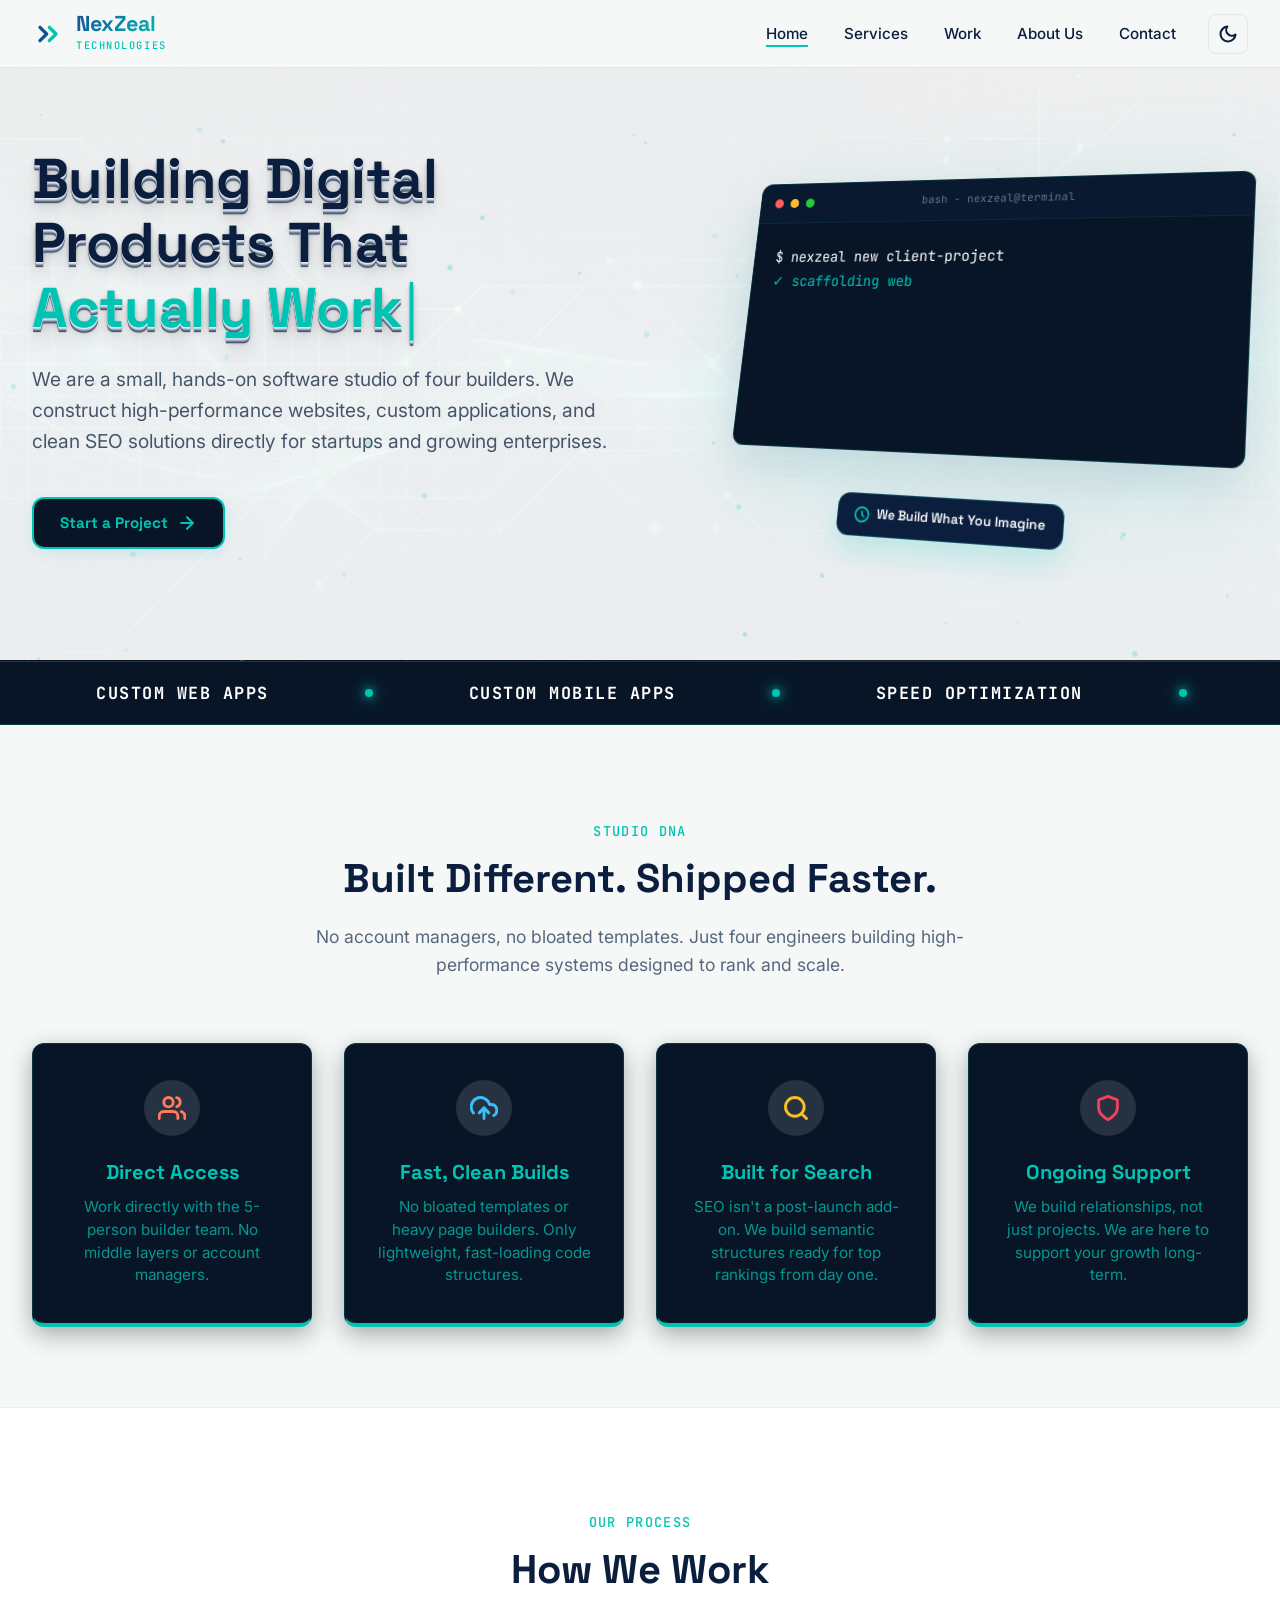
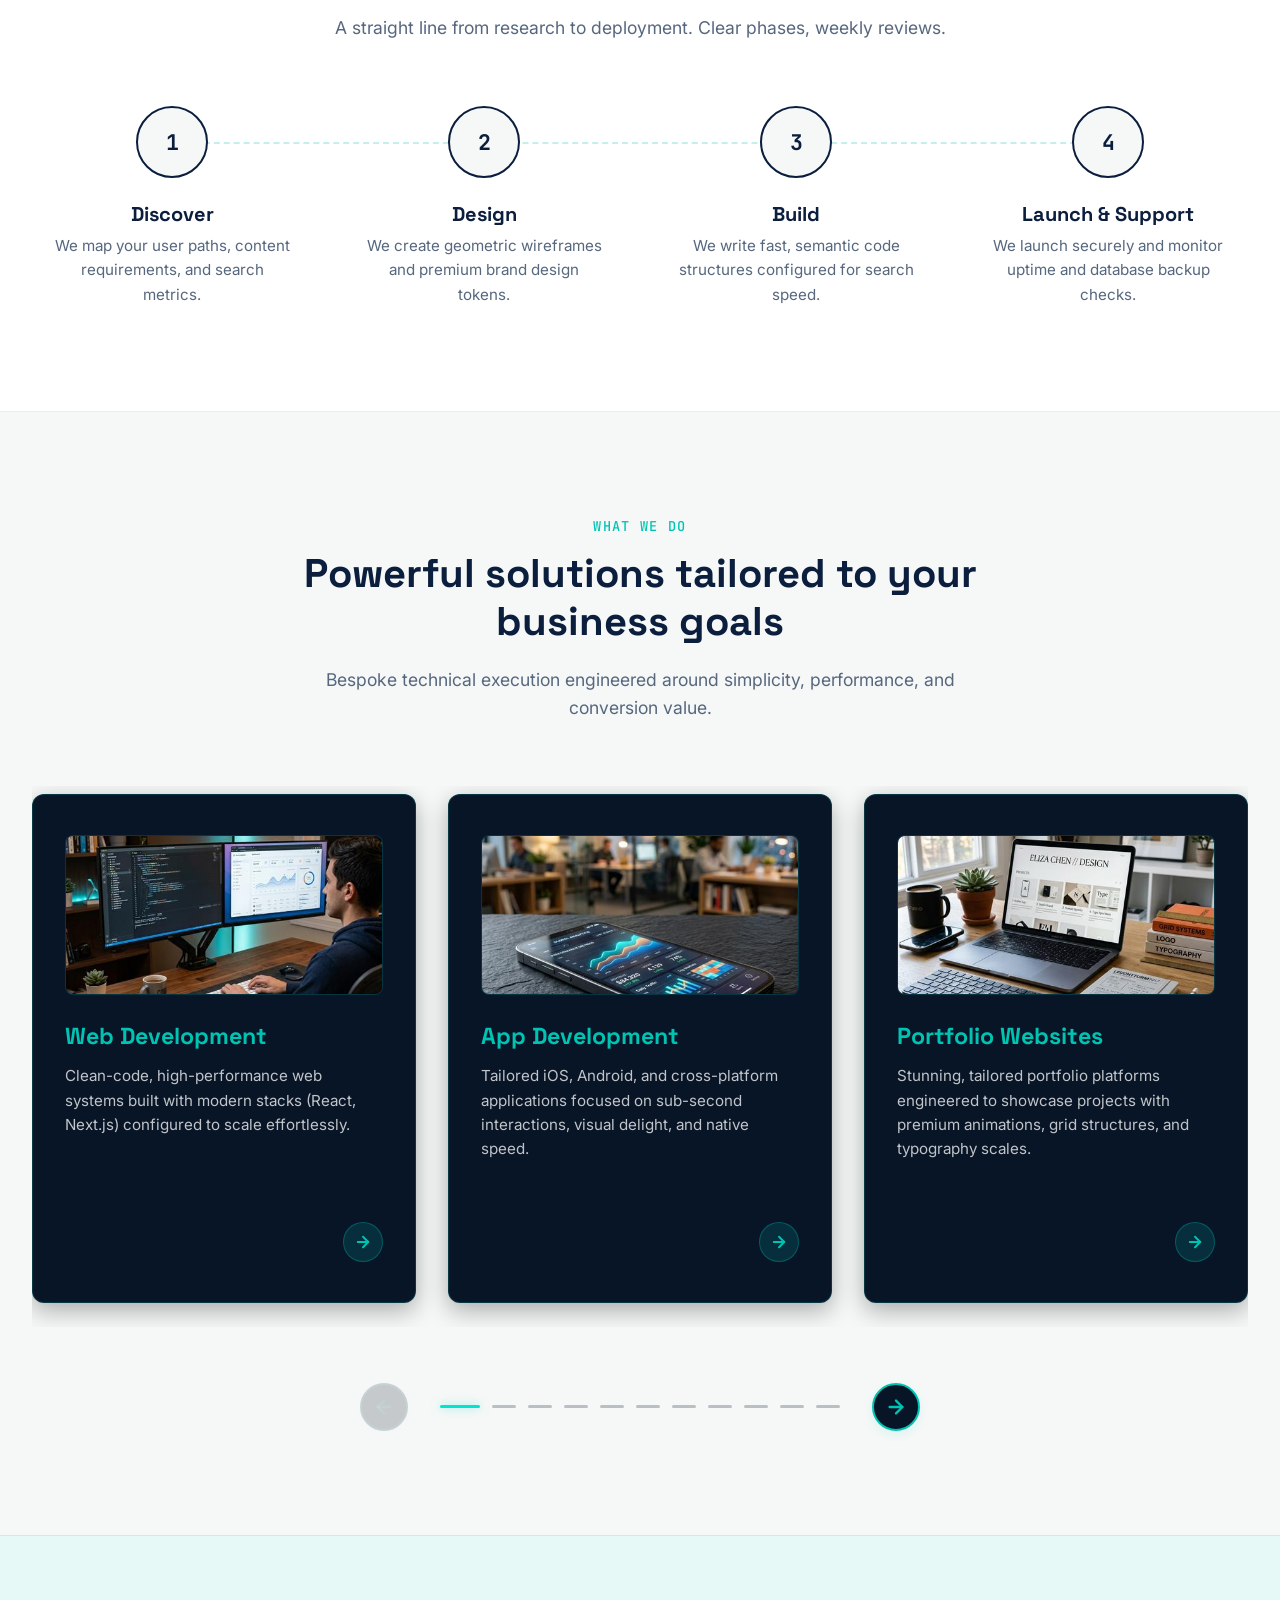
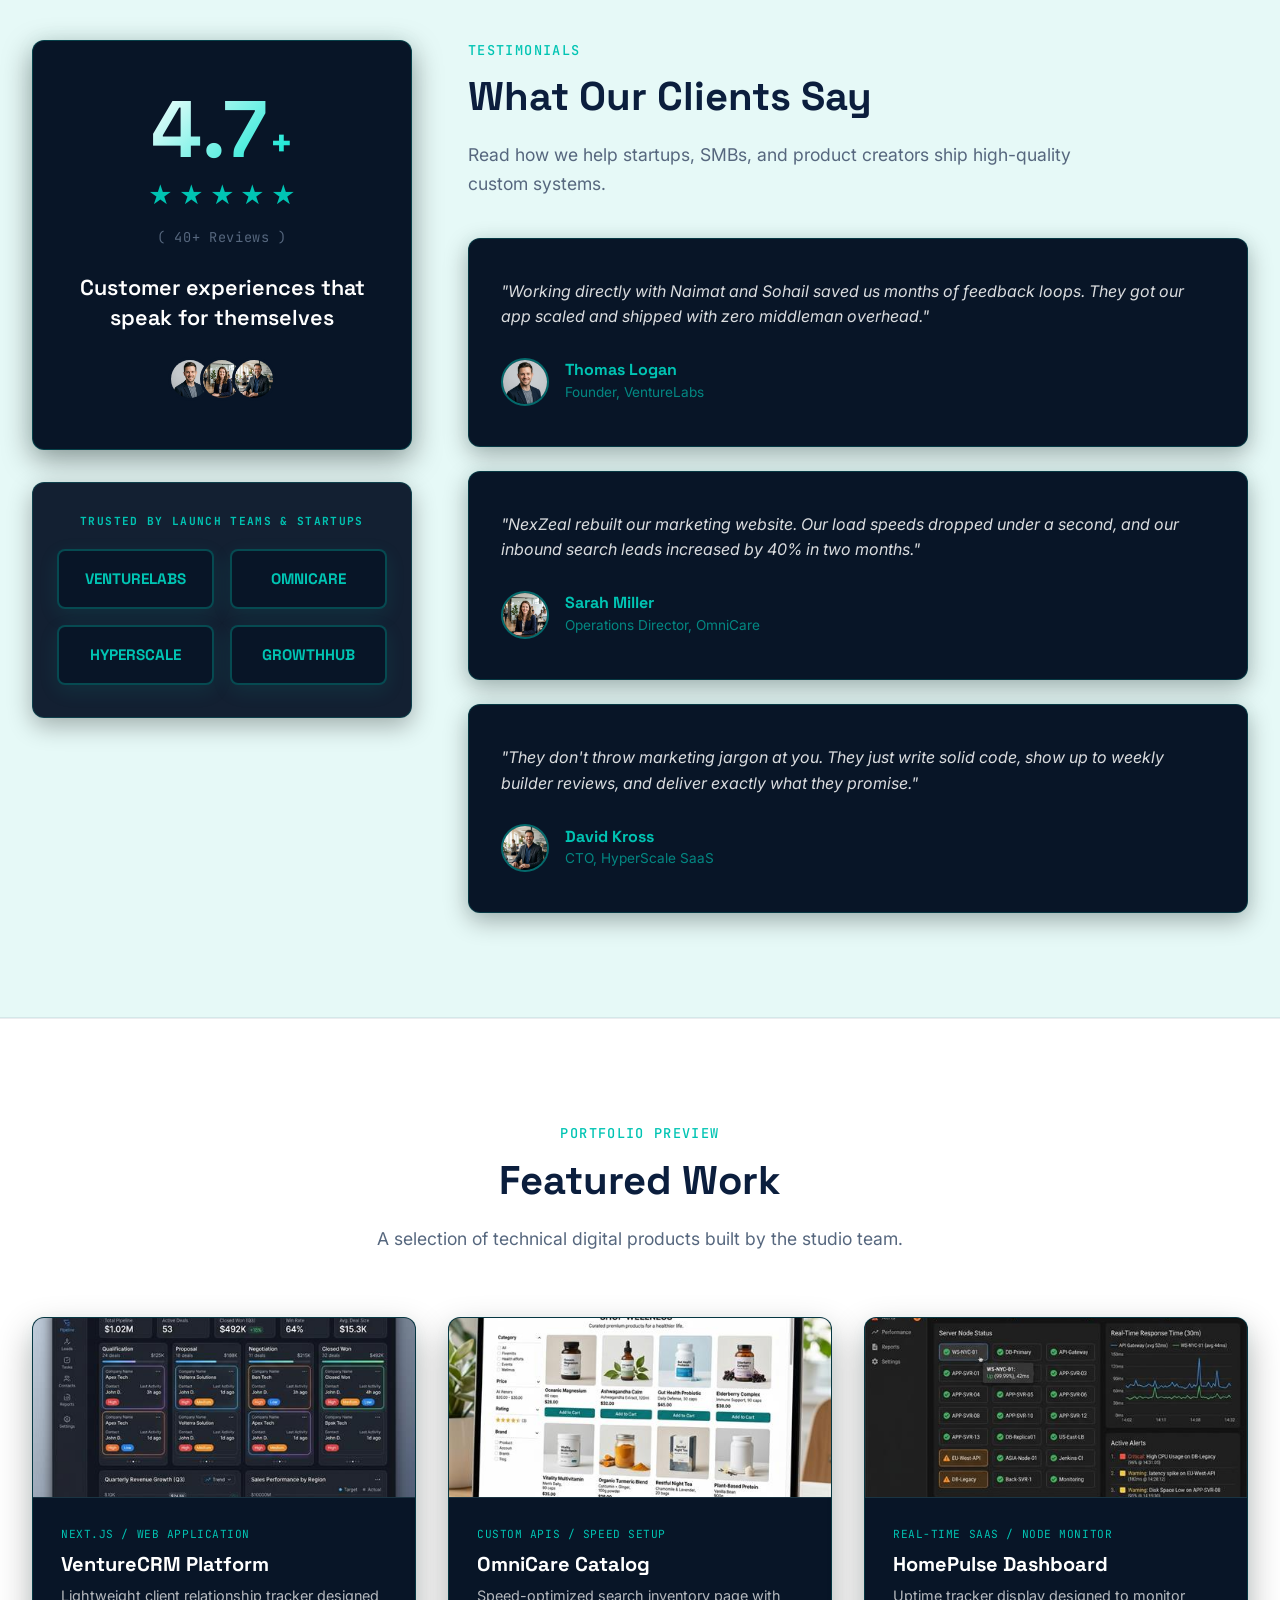
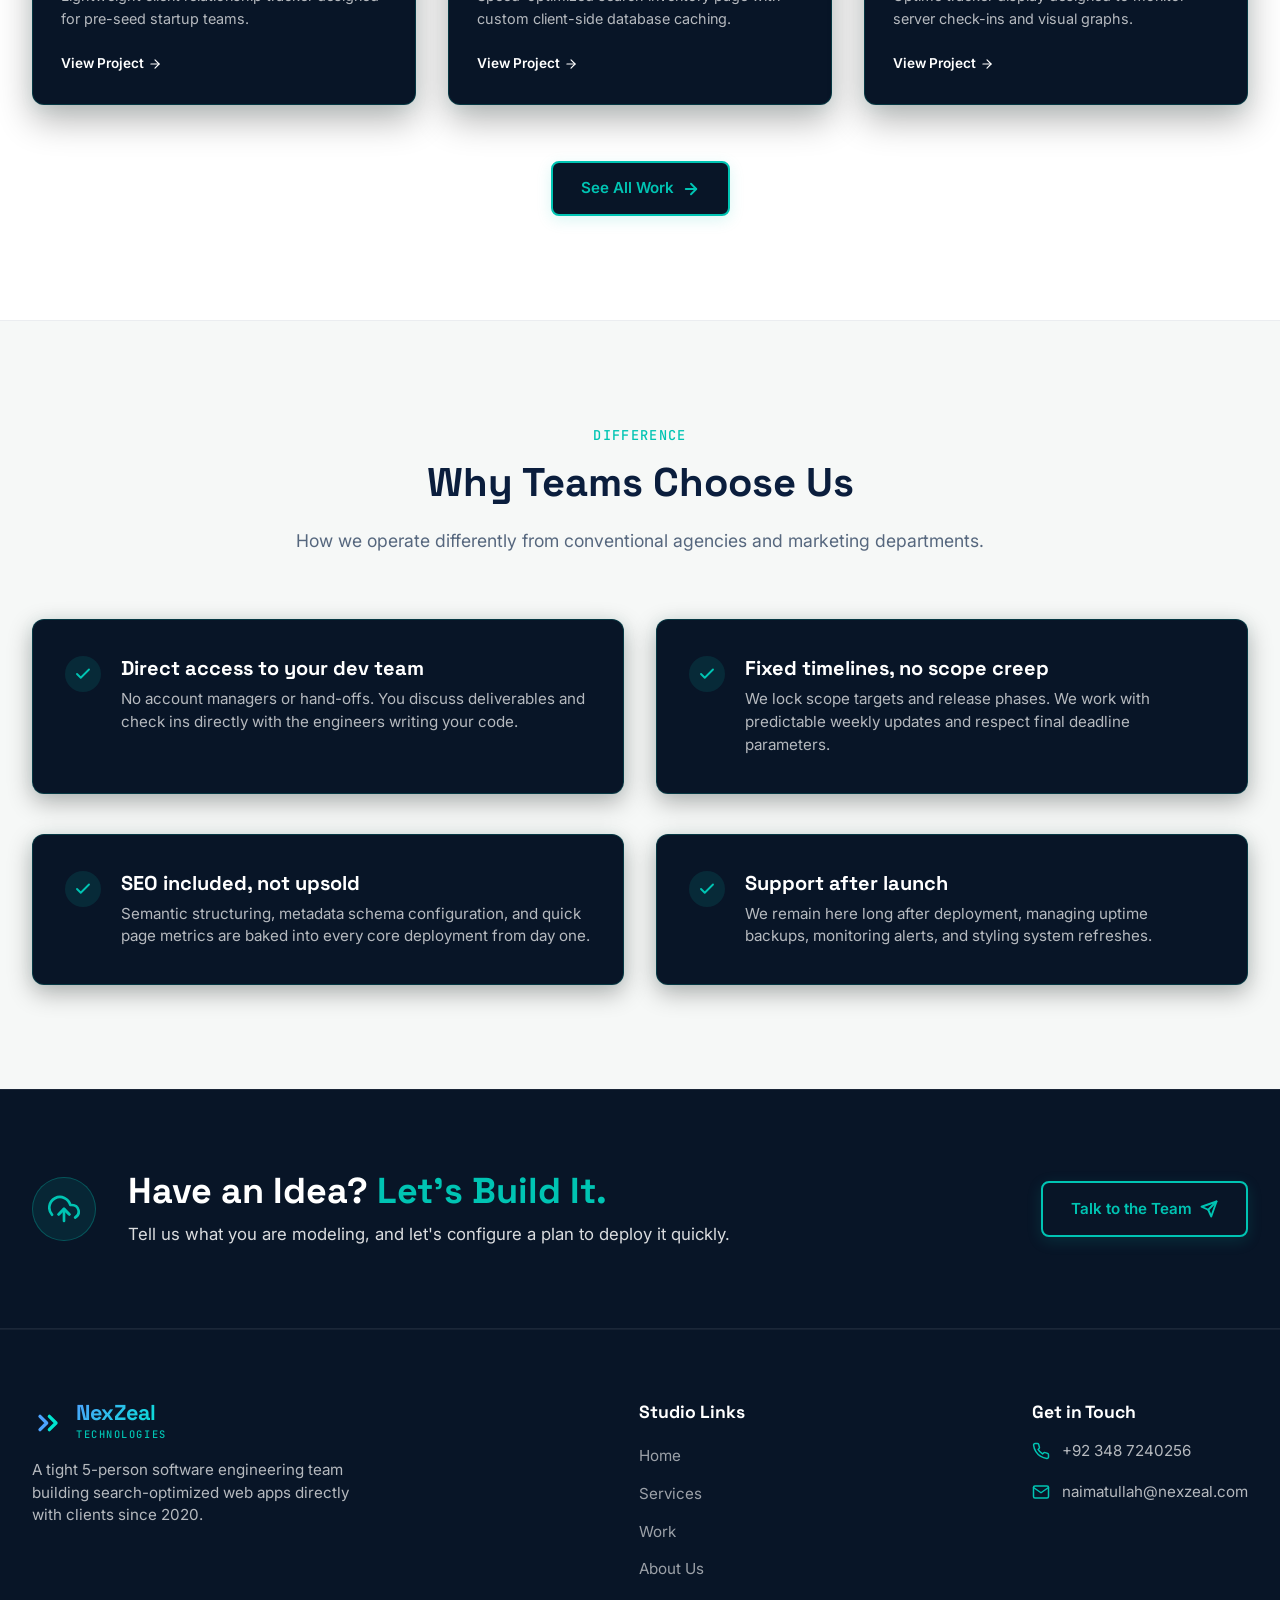
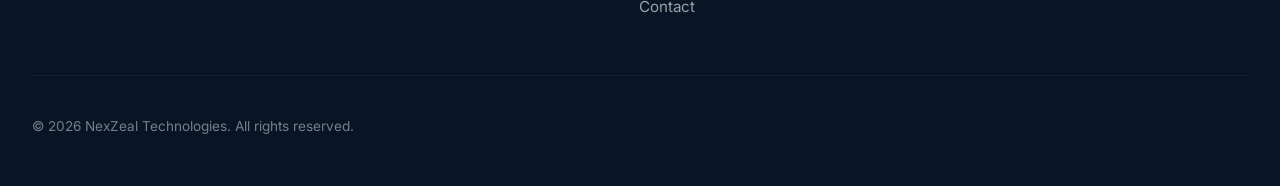
<file: index.html>
<!DOCTYPE html>
<html lang="en">
<head>
    <meta charset="UTF-8">
    <meta name="viewport" content="width=device-width, initial-scale=1.0">
    <title>NexZeal Technologies — Software Built by Builders</title>
    <meta name="description" content="A hands-on software development studio building high-performance websites, applications, and SEO systems. Since 2020.">
    <!-- CSS Link -->
    <link rel="stylesheet" href="css/main.css?v=1.2.14">
    <script>
        if (localStorage.getItem('theme') === 'dark') {
            document.documentElement.classList.add('dark-theme');
        }
    </script>
</head>
<body>
    <!-- Preloader Overlay -->
    <div id="preloader" class="preloader">
        <div class="preloader-inner">
            <div class="preloader-logo-wrapper">
                <div class="preloader-icon-container">
                    <div class="preloader-logo-icon">
                        <svg viewBox="0 0 24 24" width="24" height="24" stroke="currentColor" stroke-width="2.5" fill="none" stroke-linecap="round" stroke-linejoin="round">
                            <polyline points="13 17 18 12 13 7"></polyline>
                            <polyline points="6 17 11 12 6 7"></polyline>
                        </svg>
                    </div>
                    <div class="preloader-spinner"></div>
                </div>
                <div class="preloader-logo-text">
                    <span class="preloader-logo-main">NexZeal</span>
                    <span class="preloader-logo-sub">TECHNOLOGIES</span>
                </div>
            </div>
        </div>
    </div>

    <!-- SVG Gradients definitions for colourful feature icons -->
    <svg style="width:0;height:0;position:absolute;" aria-hidden="true" focusable="false">
        <defs>
            <linearGradient id="icon-grad-users" x1="0%" y1="0%" x2="100%" y2="100%">
                <stop offset="0%" stop-color="#ff3b30" />
                <stop offset="100%" stop-color="#ff9500" />
            </linearGradient>
            <linearGradient id="icon-grad-cloud" x1="0%" y1="0%" x2="100%" y2="100%">
                <stop offset="0%" stop-color="#00c6ff" />
                <stop offset="100%" stop-color="#0072ff" />
            </linearGradient>
            <linearGradient id="icon-grad-search" x1="0%" y1="0%" x2="100%" y2="100%">
                <stop offset="0%" stop-color="#ffd200" />
                <stop offset="100%" stop-color="#f7971e" />
            </linearGradient>
            <linearGradient id="icon-grad-shield" x1="0%" y1="0%" x2="100%" y2="100%">
                <stop offset="0%" stop-color="#f857a6" />
                <stop offset="100%" stop-color="#ff5858" />
            </linearGradient>
        </defs>
    </svg>

    <!-- ==========================================================================
       A. NAVBAR
       ========================================================================== -->
    <nav class="navbar">
        <div class="container">
            <a href="index.html" class="logo" aria-label="NexZeal Technologies Home">
                <div class="logo-icon">
                    <svg viewBox="0 0 24 24" width="32" height="32" stroke="currentColor" stroke-width="2.5" fill="none" stroke-linecap="round" stroke-linejoin="round">
                        <polyline points="13 17 18 12 13 7"></polyline>
                        <polyline points="6 17 11 12 6 7"></polyline>
                    </svg>
                </div>
                <div class="logo-text">
                    <span class="logo-main">NexZeal</span>
                    <span class="logo-sub">TECHNOLOGIES</span>
                </div>
            </a>
            
            <ul class="nav-menu">
                <li><a href="index.html" class="nav-link active">Home</a></li>
                <li><a href="services.html" class="nav-link">Services</a></li>
                <li><a href="work.html" class="nav-link">Work</a></li>
                <li><a href="about.html" class="nav-link">About Us</a></li>
                <li><a href="contact.html" class="nav-link">Contact</a></li>
            </ul>

            <div class="nav-actions">
                <button class="theme-toggle-btn" aria-label="Toggle Light/Dark Theme">
                    <svg class="moon-icon" viewBox="0 0 24 24" width="20" height="20" stroke="currentColor" stroke-width="2.5" fill="none" stroke-linecap="round" stroke-linejoin="round">
                        <path d="M21 12.79A9 9 0 1 1 11.21 3 7 7 0 0 0 21 12.79z"></path>
                    </svg>
                    <svg class="sun-icon" viewBox="0 0 24 24" width="20" height="20" stroke="currentColor" stroke-width="2.5" fill="none" stroke-linecap="round" stroke-linejoin="round">
                        <circle cx="12" cy="12" r="5"></circle>
                        <line x1="12" y1="1" x2="12" y2="3"></line>
                        <line x1="12" y1="21" x2="12" y2="23"></line>
                        <line x1="4.22" y1="4.22" x2="5.64" y2="5.64"></line>
                        <line x1="18.36" y1="18.36" x2="19.78" y2="19.78"></line>
                        <line x1="1" y1="12" x2="3" y2="12"></line>
                        <line x1="21" y1="12" x2="23" y2="12"></line>
                        <line x1="4.22" y1="19.78" x2="5.64" y2="18.36"></line>
                        <line x1="18.36" y1="5.64" x2="19.78" y2="4.22"></line>
                    </svg>
                </button>
                <button class="menu-toggle" aria-label="Toggle navigation menu" aria-expanded="false">
                    <svg viewBox="0 0 24 24" width="28" height="28" stroke="currentColor" stroke-width="2" fill="none" stroke-linecap="round" stroke-linejoin="round">
                        <line x1="3" y1="12" x2="21" y2="12"></line>
                        <line x1="3" y1="6" x2="21" y2="6"></line>
                        <line x1="3" y1="18" x2="21" y2="18"></line>
                    </svg>
                </button>
            </div>
        </div>
    </nav>

    <!-- ==========================================================================
       B. HERO SECTION
       ========================================================================== -->
    <header class="hero-section">
        <canvas id="hero-particles" class="hero-particles-canvas"></canvas>
        <div class="container">
            <div class="hero-grid">
                <div class="hero-content">
                    <h1 class="hero-title hero-animate-title">
                        <span>Building</span> <span>Digital</span> <span>Products</span> <span>That</span> <span class="text-teal hero-typing-target">Actually Work</span><span class="typing-cursor">|</span>
                    </h1>
                    <p class="hero-subtext hero-animate-text">We are a small, hands-on software studio of four builders. We construct high-performance websites, custom applications, and clean SEO solutions directly for startups and growing enterprises.</p>
                    <div class="hero-actions hero-animate-actions">
                        <a href="contact.html" class="hero-cta-btn">
                            Start a Project
                            <svg viewBox="0 0 24 24" width="20" height="20" stroke="currentColor" stroke-width="2.5" fill="none" stroke-linecap="round" stroke-linejoin="round">
                                <line x1="5" y1="12" x2="19" y2="12"></line>
                                <polyline points="12 5 19 12 12 19"></polyline>
                            </svg>
                        </a>
                    </div>
                </div>
                
                <div class="hero-illustration-wrapper hero-animate-terminal">
                    <div class="isometric-scene">
                        <div class="scene-layer scene-device" style="width: 100%; bottom: auto; top: 15%; left: 0;">
                            <div style="background-color: var(--color-navy-deep); border: 1px solid rgba(23, 191, 174, 0.2); border-radius: var(--radius-lg); overflow: hidden; box-shadow: var(--shadow-lg); height: 280px; width: 100%; display: flex; flex-direction: column;">
                                <div style="background-color: rgba(11, 30, 61, 0.4); padding: 0.75rem 1rem; display: flex; align-items: center; justify-content: space-between; border-bottom: 1px solid rgba(23, 191, 174, 0.1);">
                                    <div style="display: flex; gap: 0.5rem;">
                                        <span style="width: 10px; height: 10px; border-radius: 50%; background-color: #FF5F56; display: inline-block;"></span>
                                        <span style="width: 10px; height: 10px; border-radius: 50%; background-color: #FFBD2E; display: inline-block;"></span>
                                        <span style="width: 10px; height: 10px; border-radius: 50%; background-color: #27C93F; display: inline-block;"></span>
                                    </div>
                                    <span style="font-family: var(--font-mono); font-size: 0.7rem; color: rgba(255,255,255,0.4);">bash - nexzeal@terminal</span>
                                    <div style="width: 36px;"></div>
                                </div>
                                <div id="console-output" style="padding: 1.5rem; font-family: var(--font-mono); font-size: 0.95rem; line-height: 1.7; color: rgba(255,255,255,0.8); flex-grow: 1; text-align: left;">
                                    <!-- Typing animation is driven by js/main.js -->
                                </div>
                            </div>
                        </div>
                        
                        <div class="floating-badge">
                            <svg viewBox="0 0 24 24" width="16" height="16" stroke="currentColor" stroke-width="2.5" fill="none" stroke-linecap="round" stroke-linejoin="round">
                                <circle cx="12" cy="12" r="10"></circle>
                                <path d="M12 8v4l3 3"></path>
                            </svg>
                            <span>We Build What You Imagine</span>
                        </div>
                    </div>
                </div>
            </div>
        </div>
    </header>

    <!-- ==========================================================================
       SERVICES TICKER STRIP (MARQUEE)
       ========================================================================== -->
    <div class="services-ticker-strip">
        <div class="ticker-track">
            <!-- Group 1 -->
            <div class="ticker-item">CUSTOM WEB APPS</div>
            <div class="ticker-separator"><span class="ticker-dot-glow"></span></div>
            <div class="ticker-item">CUSTOM MOBILE APPS</div>
            <div class="ticker-separator"><span class="ticker-dot-glow"></span></div>
            <div class="ticker-item">SPEED OPTIMIZATION</div>
            <div class="ticker-separator"><span class="ticker-dot-glow"></span></div>
            <div class="ticker-item">CUSTOM DATABASE APIS</div>
            <div class="ticker-separator"><span class="ticker-dot-glow"></span></div>
            <div class="ticker-item">UI/UX DESIGN SYSTEM</div>
            <div class="ticker-separator"><span class="ticker-dot-glow"></span></div>
            <div class="ticker-item">AI AUTOMATION SOLUTIONS</div>
            <div class="ticker-separator"><span class="ticker-dot-glow"></span></div>
            <div class="ticker-item">WEBSITE MANAGEMENT & SUPPORT</div>
            <div class="ticker-separator"><span class="ticker-dot-glow"></span></div>
            <div class="ticker-item">PERFORMANCE MARKETING</div>
            <div class="ticker-separator"><span class="ticker-dot-glow"></span></div>
            <div class="ticker-item">CONTENT CREATION</div>
            <div class="ticker-separator"><span class="ticker-dot-glow"></span></div>
            <div class="ticker-item">BRAND IDENTITY</div>
            <div class="ticker-separator"><span class="ticker-dot-glow"></span></div>
            <div class="ticker-item">SOCIAL MEDIA MANAGEMENT</div>
            <div class="ticker-separator"><span class="ticker-dot-glow"></span></div>
            <div class="ticker-item">SEARCH ENGINE MARKETING</div>
            <div class="ticker-separator"><span class="ticker-dot-glow"></span></div>
            <div class="ticker-item">BUSINESS PROMOS</div>
            <div class="ticker-separator"><span class="ticker-dot-glow"></span></div>
            <div class="ticker-item">PRINTING GRAPHICS</div>
            <div class="ticker-separator"><span class="ticker-dot-glow"></span></div>

            <!-- Group 2 -->
            <div class="ticker-item">CUSTOM WEB APPS</div>
            <div class="ticker-separator"><span class="ticker-dot-glow"></span></div>
            <div class="ticker-item">CUSTOM MOBILE APPS</div>
            <div class="ticker-separator"><span class="ticker-dot-glow"></span></div>
            <div class="ticker-item">SPEED OPTIMIZATION</div>
            <div class="ticker-separator"><span class="ticker-dot-glow"></span></div>
            <div class="ticker-item">CUSTOM DATABASE APIS</div>
            <div class="ticker-separator"><span class="ticker-dot-glow"></span></div>
            <div class="ticker-item">UI/UX DESIGN SYSTEM</div>
            <div class="ticker-separator"><span class="ticker-dot-glow"></span></div>
            <div class="ticker-item">AI AUTOMATION SOLUTIONS</div>
            <div class="ticker-separator"><span class="ticker-dot-glow"></span></div>
            <div class="ticker-item">WEBSITE MANAGEMENT & SUPPORT</div>
            <div class="ticker-separator"><span class="ticker-dot-glow"></span></div>
            <div class="ticker-item">PERFORMANCE MARKETING</div>
            <div class="ticker-separator"><span class="ticker-dot-glow"></span></div>
            <div class="ticker-item">CONTENT CREATION</div>
            <div class="ticker-separator"><span class="ticker-dot-glow"></span></div>
            <div class="ticker-item">BRAND IDENTITY</div>
            <div class="ticker-separator"><span class="ticker-dot-glow"></span></div>
            <div class="ticker-item">SOCIAL MEDIA MANAGEMENT</div>
            <div class="ticker-separator"><span class="ticker-dot-glow"></span></div>
            <div class="ticker-item">SEARCH ENGINE MARKETING</div>
            <div class="ticker-separator"><span class="ticker-dot-glow"></span></div>
            <div class="ticker-item">BUSINESS PROMOS</div>
            <div class="ticker-separator"><span class="ticker-dot-glow"></span></div>
            <div class="ticker-item">PRINTING GRAPHICS</div>
            <div class="ticker-separator"><span class="ticker-dot-glow"></span></div>

            <!-- Group 3 -->
            <div class="ticker-item">CUSTOM WEB APPS</div>
            <div class="ticker-separator"><span class="ticker-dot-glow"></span></div>
            <div class="ticker-item">CUSTOM MOBILE APPS</div>
            <div class="ticker-separator"><span class="ticker-dot-glow"></span></div>
            <div class="ticker-item">SPEED OPTIMIZATION</div>
            <div class="ticker-separator"><span class="ticker-dot-glow"></span></div>
            <div class="ticker-item">CUSTOM DATABASE APIS</div>
            <div class="ticker-separator"><span class="ticker-dot-glow"></span></div>
            <div class="ticker-item">UI/UX DESIGN SYSTEM</div>
            <div class="ticker-separator"><span class="ticker-dot-glow"></span></div>
            <div class="ticker-item">AI AUTOMATION SOLUTIONS</div>
            <div class="ticker-separator"><span class="ticker-dot-glow"></span></div>
            <div class="ticker-item">WEBSITE MANAGEMENT & SUPPORT</div>
            <div class="ticker-separator"><span class="ticker-dot-glow"></span></div>
            <div class="ticker-item">PERFORMANCE MARKETING</div>
            <div class="ticker-separator"><span class="ticker-dot-glow"></span></div>
            <div class="ticker-item">CONTENT CREATION</div>
            <div class="ticker-separator"><span class="ticker-dot-glow"></span></div>
            <div class="ticker-item">BRAND IDENTITY</div>
            <div class="ticker-separator"><span class="ticker-dot-glow"></span></div>
            <div class="ticker-item">SOCIAL MEDIA MANAGEMENT</div>
            <div class="ticker-separator"><span class="ticker-dot-glow"></span></div>
            <div class="ticker-item">SEARCH ENGINE MARKETING</div>
            <div class="ticker-separator"><span class="ticker-dot-glow"></span></div>
            <div class="ticker-item">BUSINESS PROMOS</div>
            <div class="ticker-separator"><span class="ticker-dot-glow"></span></div>
            <div class="ticker-item">PRINTING GRAPHICS</div>
            <div class="ticker-separator"><span class="ticker-dot-glow"></span></div>
        </div>
    </div>


    <!-- ==========================================================================
       C. FEATURE STRIP
       ========================================================================== -->
    <section class="feature-strip">
        <div class="container">
            <div class="section-header reveal">
                <span class="section-eyebrow">STUDIO DNA</span>
                <h2 class="section-title">Built Different. Shipped Faster.</h2>
                <p class="section-subtext">No account managers, no bloated templates. Just four engineers building high-performance systems designed to rank and scale.</p>
            </div>
            
            <div class="feature-grid">
                <!-- Card 1 -->
                <div class="feature-card reveal">
                    <div class="feature-icon-box">
                        <svg class="feature-svg-icon" viewBox="0 0 24 24" width="24" height="24" stroke="url(#icon-grad-users)" stroke-width="2.5" fill="none" stroke-linecap="round" stroke-linejoin="round">
                            <path d="M17 21v-2a4 4 0 0 0-4-4H5a4 4 0 0 0-4 4v2"></path>
                            <circle cx="9" cy="7" r="4"></circle>
                            <path d="M23 21v-2a4 4 0 0 0-3-3.87"></path>
                            <path d="M16 3.13a4 4 0 0 1 0 7.75"></path>
                        </svg>
                    </div>
                    <h3>Direct Access</h3>
                    <p>Work directly with the 5-person builder team. No middle layers or account managers.</p>
                </div>
                <!-- Card 2 -->
                <div class="feature-card reveal">
                    <div class="feature-icon-box">
                        <svg class="feature-svg-icon" viewBox="0 0 24 24" width="24" height="24" stroke="url(#icon-grad-cloud)" stroke-width="2.5" fill="none" stroke-linecap="round" stroke-linejoin="round">
                            <polyline points="16 16 12 12 8 16"></polyline>
                            <line x1="12" y1="12" x2="12" y2="21"></line>
                            <path d="M20.39 18.39A5 5 0 0 0 18 9h-1.26A8 8 0 1 0 3 16.3"></path>
                            <polyline points="16 16 12 12 8 16"></polyline>
                        </svg>
                    </div>
                    <h3>Fast, Clean Builds</h3>
                    <p>No bloated templates or heavy page builders. Only lightweight, fast-loading code structures.</p>
                </div>
                <!-- Card 3 -->
                <div class="feature-card reveal">
                    <div class="feature-icon-box">
                        <svg class="feature-svg-icon" viewBox="0 0 24 24" width="24" height="24" stroke="url(#icon-grad-search)" stroke-width="2.5" fill="none" stroke-linecap="round" stroke-linejoin="round">
                            <circle cx="11" cy="11" r="8"></circle>
                            <line x1="21" y1="21" x2="16.65" y2="16.65"></line>
                        </svg>
                    </div>
                    <h3>Built for Search</h3>
                    <p>SEO isn't a post-launch add-on. We build semantic structures ready for top rankings from day one.</p>
                </div>
                <!-- Card 4 -->
                <div class="feature-card reveal">
                    <div class="feature-icon-box">
                        <svg class="feature-svg-icon" viewBox="0 0 24 24" width="24" height="24" stroke="url(#icon-grad-shield)" stroke-width="2.5" fill="none" stroke-linecap="round" stroke-linejoin="round">
                            <path d="M12 22s8-4 8-10V5l-8-3-8 3v7c0 6 8 10 8 10z"></path>
                        </svg>
                    </div>
                    <h3>Ongoing Support</h3>
                    <p>We build relationships, not just projects. We are here to support your growth long-term.</p>
                </div>
            </div>
        </div>
    </section>

    <!-- ==========================================================================
       HOW WE WORK (PROCESS)
       ========================================================================== -->
    <section class="section-padding process-section">
        <div class="container">
            <div class="section-header reveal">
                <span class="section-eyebrow">OUR PROCESS</span>
                <h2 class="section-title">How We Work</h2>
                <p class="section-subtext">A straight line from research to deployment. Clear phases, weekly reviews.</p>
            </div>
            
            <div class="process-grid">
                <!-- Step 1 -->
                <div class="process-step reveal">
                    <div class="process-num-badge">1</div>
                    <h3>Discover</h3>
                    <p>We map your user paths, content requirements, and search metrics.</p>
                </div>
                <!-- Step 2 -->
                <div class="process-step reveal">
                    <div class="process-num-badge">2</div>
                    <h3>Design</h3>
                    <p>We create geometric wireframes and premium brand design tokens.</p>
                </div>
                <!-- Step 3 -->
                <div class="process-step reveal">
                    <div class="process-num-badge">3</div>
                    <h3>Build</h3>
                    <p>We write fast, semantic code structures configured for search speed.</p>
                </div>
                <!-- Step 4 -->
                <div class="process-step reveal">
                    <div class="process-num-badge">4</div>
                    <h3>Launch & Support</h3>
                    <p>We launch securely and monitor uptime and database backup checks.</p>
                </div>
            </div>
        </div>
    </section>

    <!-- ==========================================================================
       D. WHAT WE DO (SERVICES GRID WITH SVG ILLUSTRATIONS)
       ========================================================================== -->
    <section class="section-padding services-section">
        <div class="container">
            <div class="section-header reveal">
                <span class="section-eyebrow">WHAT WE DO</span>
                <h2 class="section-title">Powerful solutions tailored to your business goals</h2>
                <p class="section-subtext">Bespoke technical execution engineered around simplicity, performance, and conversion value.</p>
            </div>
            
            <div class="services-slider-wrapper">
                <div class="services-track">
                    <!-- Service 1 -->
                    <div class="service-card reveal">
                        <div class="service-illustration-wrapper">
                            <img src="img/service_web_dev.jpg" alt="Web Development" class="service-img">
                        </div>
                        <h3>Web Development</h3>
                        <p>Clean-code, high-performance web systems built with modern stacks (React, Next.js) configured to scale effortlessly.</p>
                        <a href="services.html" class="service-card-arrow" aria-label="Learn more about Web Development">
                            <svg viewBox="0 0 24 24" width="18" height="18" stroke="currentColor" stroke-width="2.5" fill="none" stroke-linecap="round" stroke-linejoin="round">
                                <line x1="5" y1="12" x2="19" y2="12"></line>
                                <polyline points="12 5 19 12 12 19"></polyline>
                            </svg>
                        </a>
                    </div>
                    
                    <!-- Service 2 -->
                    <div class="service-card reveal">
                        <div class="service-illustration-wrapper">
                            <img src="img/service_app_dev.jpg" alt="App Development" class="service-img">
                        </div>
                        <h3>App Development</h3>
                        <p>Tailored iOS, Android, and cross-platform applications focused on sub-second interactions, visual delight, and native speed.</p>
                        <a href="services.html" class="service-card-arrow" aria-label="Learn more about App Development">
                            <svg viewBox="0 0 24 24" width="18" height="18" stroke="currentColor" stroke-width="2.5" fill="none" stroke-linecap="round" stroke-linejoin="round">
                                <line x1="5" y1="12" x2="19" y2="12"></line>
                                <polyline points="12 5 19 12 12 19"></polyline>
                            </svg>
                        </a>
                    </div>

                    <!-- Service 3 -->
                    <div class="service-card reveal">
                        <div class="service-illustration-wrapper">
                            <img src="img/service_portfolio.jpg" alt="Portfolio Websites" class="service-img">
                        </div>
                        <h3>Portfolio Websites</h3>
                        <p>Stunning, tailored portfolio platforms engineered to showcase projects with premium animations, grid structures, and typography scales.</p>
                        <a href="services.html" class="service-card-arrow" aria-label="Learn more about Portfolio Websites">
                            <svg viewBox="0 0 24 24" width="18" height="18" stroke="currentColor" stroke-width="2.5" fill="none" stroke-linecap="round" stroke-linejoin="round">
                                <line x1="5" y1="12" x2="19" y2="12"></line>
                                <polyline points="12 5 19 12 12 19"></polyline>
                            </svg>
                        </a>
                    </div>

                    <!-- Service 4 -->
                    <div class="service-card reveal">
                        <div class="service-illustration-wrapper">
                            <img src="img/service_seo.jpg" alt="SEO Optimization" class="service-img">
                        </div>
                        <h3>SEO Optimization</h3>
                        <p>Light configuration structures, micro-meta tags, indexation frameworks, and speed configurations designed to place your pages on top.</p>
                        <a href="services.html" class="service-card-arrow" aria-label="Learn more about SEO Optimization">
                            <svg viewBox="0 0 24 24" width="18" height="18" stroke="currentColor" stroke-width="2.5" fill="none" stroke-linecap="round" stroke-linejoin="round">
                                <line x1="5" y1="12" x2="19" y2="12"></line>
                                <polyline points="12 5 19 12 12 19"></polyline>
                            </svg>
                        </a>
                    </div>


                    <!-- Service 6 -->
                    <div class="service-card reveal">
                        <div class="service-illustration-wrapper">
                            <img src="img/service_performance_marketing.png" alt="Performance Marketing" class="service-img">
                        </div>
                        <h3>Performance Marketing</h3>
                        <p>Data-driven campaign structures designed to maximize conversion rates and return on ad spend. We set up trackable funnels to scale acquisition.</p>
                        <a href="services.html" class="service-card-arrow" aria-label="Learn more about Performance Marketing">
                            <svg viewBox="0 0 24 24" width="18" height="18" stroke="currentColor" stroke-width="2.5" fill="none" stroke-linecap="round" stroke-linejoin="round">
                                <line x1="5" y1="12" x2="19" y2="12"></line>
                                <polyline points="12 5 19 12 12 19"></polyline>
                            </svg>
                        </a>
                    </div>

                    <!-- Service 7 -->
                    <div class="service-card reveal">
                        <div class="service-illustration-wrapper">
                            <img src="img/service_content_creation.png" alt="Content Creation" class="service-img">
                        </div>
                        <h3>Content Creation</h3>
                        <p>High-impact copywriting, visuals, and multimedia assets that communicate your brand's authority. We build content that hooks attention.</p>
                        <a href="services.html" class="service-card-arrow" aria-label="Learn more about Content Creation">
                            <svg viewBox="0 0 24 24" width="18" height="18" stroke="currentColor" stroke-width="2.5" fill="none" stroke-linecap="round" stroke-linejoin="round">
                                <line x1="5" y1="12" x2="19" y2="12"></line>
                                <polyline points="12 5 19 12 12 19"></polyline>
                            </svg>
                        </a>
                    </div>

                    <!-- Service 8 -->
                    <div class="service-card reveal">
                        <div class="service-illustration-wrapper">
                            <img src="img/service_brand_identity.png" alt="Brand Identity" class="service-img">
                        </div>
                        <h3>Brand Identity</h3>
                        <p>Minimalist, modern brand guidelines, typography scales, color schemes, and logo architectures. We shape cohesive identity systems.</p>
                        <a href="services.html" class="service-card-arrow" aria-label="Learn more about Brand Identity">
                            <svg viewBox="0 0 24 24" width="18" height="18" stroke="currentColor" stroke-width="2.5" fill="none" stroke-linecap="round" stroke-linejoin="round">
                                <line x1="5" y1="12" x2="19" y2="12"></line>
                                <polyline points="12 5 19 12 12 19"></polyline>
                            </svg>
                        </a>
                    </div>

                    <!-- Service 9 -->
                    <div class="service-card reveal">
                        <div class="service-illustration-wrapper">
                            <img src="img/service_social_media.png" alt="Social Media Management" class="service-img">
                        </div>
                        <h3>Social Media Management</h3>
                        <p>End-to-end management of your social channels, from aesthetic grid curation to active audience engagement and growth reporting.</p>
                        <a href="services.html" class="service-card-arrow" aria-label="Learn more about Social Media Management">
                            <svg viewBox="0 0 24 24" width="18" height="18" stroke="currentColor" stroke-width="2.5" fill="none" stroke-linecap="round" stroke-linejoin="round">
                                <line x1="5" y1="12" x2="19" y2="12"></line>
                                <polyline points="12 5 19 12 12 19"></polyline>
                            </svg>
                        </a>
                    </div>

                    <!-- Service 10 -->
                    <div class="service-card reveal">
                        <div class="service-illustration-wrapper">
                            <img src="img/service_ai_automation.png" alt="AI & Automation" class="service-img">
                        </div>
                        <h3>Ai & Automation</h3>
                        <p>Custom AI agents, LLM integrations, and automated workflows configured to save hours of manual tasks and speed up internal operations.</p>
                        <a href="services.html" class="service-card-arrow" aria-label="Learn more about AI & Automation">
                            <svg viewBox="0 0 24 24" width="18" height="18" stroke="currentColor" stroke-width="2.5" fill="none" stroke-linecap="round" stroke-linejoin="round">
                                <line x1="5" y1="12" x2="19" y2="12"></line>
                                <polyline points="12 5 19 12 12 19"></polyline>
                            </svg>
                        </a>
                    </div>

                    <!-- Service 11 -->
                    <div class="service-card reveal">
                        <div class="service-illustration-wrapper">
                            <img src="img/service_search_engine_marketing.png" alt="Search Engine Marketing" class="service-img">
                        </div>
                        <h3>Search Engine Marketing</h3>
                        <p>Laser-targeted paid search campaigns (Google Ads) optimized for low cost-per-click and high-intent keyword acquisition.</p>
                        <a href="services.html" class="service-card-arrow" aria-label="Learn more about Search Engine Marketing">
                            <svg viewBox="0 0 24 24" width="18" height="18" stroke="currentColor" stroke-width="2.5" fill="none" stroke-linecap="round" stroke-linejoin="round">
                                <line x1="5" y1="12" x2="19" y2="12"></line>
                                <polyline points="12 5 19 12 12 19"></polyline>
                            </svg>
                        </a>
                    </div>

                    <!-- Service 12 -->
                    <div class="service-card reveal">
                        <div class="service-illustration-wrapper">
                            <img src="img/service_business_promos.png" alt="Business Promos" class="service-img">
                        </div>
                        <h3>Business Promos</h3>
                        <p>High-quality promotional videos, motion graphics, and corporate media content to launch products or showcase operations.</p>
                        <a href="services.html" class="service-card-arrow" aria-label="Learn more about Business Promos">
                            <svg viewBox="0 0 24 24" width="18" height="18" stroke="currentColor" stroke-width="2.5" fill="none" stroke-linecap="round" stroke-linejoin="round">
                                <line x1="5" y1="12" x2="19" y2="12"></line>
                                <polyline points="12 5 19 12 12 19"></polyline>
                            </svg>
                        </a>
                    </div>

                    <!-- Service 13 -->
                    <div class="service-card reveal">
                        <div class="service-illustration-wrapper">
                            <img src="img/service_printing_graphics.png" alt="Printing Graphics" class="service-img">
                        </div>
                        <h3>Printing Graphics</h3>
                        <p>Professional print-ready vector files, corporate brochures, stationary, business cards, and display banners designed to match your brand.</p>
                        <a href="services.html" class="service-card-arrow" aria-label="Learn more about Printing Graphics">
                            <svg viewBox="0 0 24 24" width="18" height="18" stroke="currentColor" stroke-width="2.5" fill="none" stroke-linecap="round" stroke-linejoin="round">
                                <line x1="5" y1="12" x2="19" y2="12"></line>
                                <polyline points="12 5 19 12 12 19"></polyline>
                            </svg>
                        </a>
                    </div>

                    <!-- Service 13 -->
                    <div class="service-card reveal">
                        <div class="service-illustration-wrapper">
                            <img src="img/service_web_management.png" alt="Website Management & Support" class="service-img">
                        </div>
                        <h3>Website Management & Support</h3>
                        <p>Comprehensive site management and support including daily offsite backups, cloud firewall setups, core code maintenance, and 24/7 crash monitoring.</p>
                        <a href="services.html" class="service-card-arrow" aria-label="Learn more about Website Management & Support">
                            <svg viewBox="0 0 24 24" width="18" height="18" stroke="currentColor" stroke-width="2.5" fill="none" stroke-linecap="round" stroke-linejoin="round">
                                <line x1="5" y1="12" x2="19" y2="12"></line>
                                <polyline points="12 5 19 12 12 19"></polyline>
                            </svg>
                        </a>
                    </div>
                </div>
            </div>

            <div class="slider-controls">
                <button class="slider-btn prev-btn" aria-label="Previous Service">
                    <svg viewBox="0 0 24 24" width="22" height="22" stroke="currentColor" stroke-width="2.5" fill="none" stroke-linecap="round" stroke-linejoin="round">
                        <line x1="19" y1="12" x2="5" y2="12"></line>
                        <polyline points="12 19 5 12 12 5"></polyline>
                    </svg>
                </button>
                <div class="slider-dots">
                    <!-- Dots generated dynamically via JS -->
                </div>
                <button class="slider-btn next-btn" aria-label="Next Service">
                    <svg viewBox="0 0 24 24" width="22" height="22" stroke="currentColor" stroke-width="2.5" fill="none" stroke-linecap="round" stroke-linejoin="round">
                        <line x1="5" y1="12" x2="19" y2="12"></line>
                        <polyline points="12 5 19 12 12 19"></polyline>
                    </svg>
                </button>
            </div>
        </div>
    </section>

    <!-- ==========================================================================
       CLIENT REVIEWS SECTION (RESTRUCTURED TO INCLUDE RATINGS & LOGOS)
       ========================================================================== -->
    <section class="section-padding reviews-section">
        <div class="container">
            <div class="reviews-layout">
                <!-- Left Side: Summary Column -->
                <div class="reviews-summary-col">
                    <!-- Rating Summary Card -->
                    <div class="rating-summary-card reveal">
                        <div class="rating-number-container">
                            <span class="rating-number" id="rating-number">1.0</span><span class="rating-plus">+</span>
                        </div>
                        <div class="rating-stars">
                            <span>★</span>
                            <span>★</span>
                            <span>★</span>
                            <span>★</span>
                            <span>★</span>
                        </div>
                        <div class="rating-count">( 40+ Reviews )</div>
                        <h3 class="rating-summary-text">Customer experiences that speak for themselves</h3>
                        <div class="rating-avatars">
                            <img src="img/avatar_thomas.jpg" alt="Client Thomas" class="avatar-overlapping">
                            <img src="img/avatar_sarah.jpg" alt="Client Sarah" class="avatar-overlapping">
                            <img src="img/avatar_david.jpg" alt="Client David" class="avatar-overlapping">
                        </div>
                    </div>

                    <!-- Trusted Logos Box (Moved Down) -->
                    <div class="trusted-logos-box reveal">
                        <h3 class="trusted-logos-title">TRUSTED BY LAUNCH TEAMS & STARTUPS</h3>
                        <div class="trusted-logos-grid">
                            <div class="trusted-card">VENTURELABS</div>
                            <div class="trusted-card">OMNICARE</div>
                            <div class="trusted-card">HYPERSCALE</div>
                            <div class="trusted-card">GROWTHHUB</div>
                        </div>
                    </div>
                </div>

                <!-- Right Side: Testimonials Column -->
                <div class="reviews-content-col">
                    <div class="section-header-left reveal">
                        <span class="section-eyebrow">TESTIMONIALS</span>
                        <h2 class="section-title">What Our Clients Say</h2>
                        <p class="section-subtext">Read how we help startups, SMBs, and product creators ship high-quality custom systems.</p>
                    </div>

                    <div class="reviews-list">
                        <!-- Card 1 -->
                        <div class="review-card reveal">
                            <p class="review-quote">"Working directly with Naimat and Sohail saved us months of feedback loops. They got our app scaled and shipped with zero middleman overhead."</p>
                            <div class="review-author">
                                <div class="review-avatar"><img src="img/avatar_thomas.jpg" alt="Thomas Logan"></div>
                                <div class="author-meta">
                                    <h4>Thomas Logan</h4>
                                    <p>Founder, VentureLabs</p>
                                </div>
                            </div>
                        </div>
                        <!-- Card 2 -->
                        <div class="review-card reveal">
                            <p class="review-quote">"NexZeal rebuilt our marketing website. Our load speeds dropped under a second, and our inbound search leads increased by 40% in two months."</p>
                            <div class="review-author">
                                <div class="review-avatar"><img src="img/avatar_sarah.jpg" alt="Sarah Miller"></div>
                                <div class="author-meta">
                                    <h4>Sarah Miller</h4>
                                    <p>Operations Director, OmniCare</p>
                                </div>
                            </div>
                        </div>
                        <!-- Card 3 -->
                        <div class="review-card reveal">
                            <p class="review-quote">"They don't throw marketing jargon at you. They just write solid code, show up to weekly builder reviews, and deliver exactly what they promise."</p>
                            <div class="review-author">
                                <div class="review-avatar"><img src="img/avatar_david.jpg" alt="David Kross"></div>
                                <div class="author-meta">
                                    <h4>David Kross</h4>
                                    <p>CTO, HyperScale SaaS</p>
                                </div>
                            </div>
                        </div>
                    </div>
                </div>
            </div>
        </div>
    </section>

    <!-- ==========================================================================
       FEATURED WORK PREVIEW SECTION
       ========================================================================== -->
    <section class="section-padding featured-work-section">
        <div class="container">
            <div class="section-header reveal">
                <span class="section-eyebrow">PORTFOLIO PREVIEW</span>
                <h2 class="section-title">Featured Work</h2>
                <p class="section-subtext">A selection of technical digital products built by the studio team.</p>
            </div>

            <div class="featured-work-grid">
                <!-- Project 1 -->
                <div class="featured-work-card reveal">
                    <div class="featured-work-thumb">
                        <img src="img/project_crm.jpg" alt="VentureCRM Platform" class="project-img">
                    </div>
                    <div class="featured-work-info">
                        <span class="featured-work-tag">Next.js / Web Application</span>
                        <h3 class="featured-work-title">VentureCRM Platform</h3>
                        <p class="featured-work-desc">Lightweight client relationship tracker designed for pre-seed startup teams.</p>
                        <a href="work.html" class="featured-work-link">
                            View Project
                            <svg viewBox="0 0 24 24" width="14" height="14" stroke="currentColor" stroke-width="2" fill="none" stroke-linecap="round" stroke-linejoin="round">
                                <line x1="5" y1="12" x2="19" y2="12"></line>
                                <polyline points="12 5 19 12 12 19"></polyline>
                            </svg>
                        </a>
                    </div>
                </div>

                <!-- Project 2 -->
                <div class="featured-work-card reveal">
                    <div class="featured-work-thumb">
                        <img src="img/project_catalog.jpg" alt="OmniCare Catalog" class="project-img">
                    </div>
                    <div class="featured-work-info">
                        <span class="featured-work-tag">Custom APIs / Speed Setup</span>
                        <h3 class="featured-work-title">OmniCare Catalog</h3>
                        <p class="featured-work-desc">Speed-optimized search inventory page with custom client-side database caching.</p>
                        <a href="work.html" class="featured-work-link">
                            View Project
                            <svg viewBox="0 0 24 24" width="14" height="14" stroke="currentColor" stroke-width="2" fill="none" stroke-linecap="round" stroke-linejoin="round">
                                <line x1="5" y1="12" x2="19" y2="12"></line>
                                <polyline points="12 5 19 12 12 19"></polyline>
                            </svg>
                        </a>
                    </div>
                </div>

                <!-- Project 3 -->
                <div class="featured-work-card reveal">
                    <div class="featured-work-thumb">
                        <img src="img/project_pulse.jpg" alt="HomePulse Dashboard" class="project-img">
                    </div>
                    <div class="featured-work-info">
                        <span class="featured-work-tag">Real-Time SaaS / Node Monitor</span>
                        <h3 class="featured-work-title">HomePulse Dashboard</h3>
                        <p class="featured-work-desc">Uptime tracker display designed to monitor server check-ins and visual graphs.</p>
                        <a href="work.html" class="featured-work-link">
                            View Project
                            <svg viewBox="0 0 24 24" width="14" height="14" stroke="currentColor" stroke-width="2" fill="none" stroke-linecap="round" stroke-linejoin="round">
                                <line x1="5" y1="12" x2="19" y2="12"></line>
                                <polyline points="12 5 19 12 12 19"></polyline>
                            </svg>
                        </a>
                    </div>
                </div>
            </div>

            <!-- Featured Work Mobile Slider Controls -->
            <div class="featured-work-controls">
                <button class="slider-btn work-prev-btn" aria-label="Previous Project" disabled>
                    <svg viewBox="0 0 24 24" width="20" height="20" stroke="currentColor" stroke-width="2.5" fill="none" stroke-linecap="round" stroke-linejoin="round">
                        <line x1="19" y1="12" x2="5" y2="12"></line>
                        <polyline points="12 19 5 12 12 5"></polyline>
                    </svg>
                </button>
                <div class="work-slider-dots">
                    <span class="work-dot active"></span>
                    <span class="work-dot"></span>
                    <span class="work-dot"></span>
                </div>
                <button class="slider-btn work-next-btn" aria-label="Next Project">
                    <svg viewBox="0 0 24 24" width="20" height="20" stroke="currentColor" stroke-width="2.5" fill="none" stroke-linecap="round" stroke-linejoin="round">
                        <line x1="5" y1="12" x2="19" y2="12"></line>
                        <polyline points="12 5 19 12 12 19"></polyline>
                    </svg>
                </button>
            </div>

            <div style="text-align: center; margin-top: 1.5rem;">
                <a href="work.html" class="btn btn-secondary">
                    See All Work
                    <svg viewBox="0 0 24 24" width="18" height="18" stroke="currentColor" stroke-width="2.5" fill="none" stroke-linecap="round" stroke-linejoin="round">
                        <line x1="5" y1="12" x2="19" y2="12"></line>
                        <polyline points="12 5 19 12 12 19"></polyline>
                    </svg>
                </a>
            </div>
        </div>
    </section>

    <!-- ==========================================================================
       WHY TEAMS CHOOSE US (TRUST GRID)
       ========================================================================== -->
    <section class="section-padding why-choose-section">
        <div class="container">
            <div class="section-header reveal">
                <span class="section-eyebrow">DIFFERENCE</span>
                <h2 class="section-title">Why Teams Choose Us</h2>
                <p class="section-subtext">How we operate differently from conventional agencies and marketing departments.</p>
            </div>

            <div class="why-choose-grid">
                <!-- Trust Point 1 -->
                <div class="why-choose-item reveal">
                    <div class="why-choose-icon">
                        <svg viewBox="0 0 24 24" width="18" height="18" stroke="currentColor" stroke-width="2.5" fill="none" stroke-linecap="round" stroke-linejoin="round">
                            <polyline points="20 6 9 17 4 12"></polyline>
                        </svg>
                    </div>
                    <div class="why-choose-info">
                        <h3>Direct access to your dev team</h3>
                        <p>No account managers or hand-offs. You discuss deliverables and check ins directly with the engineers writing your code.</p>
                    </div>
                </div>

                <!-- Trust Point 2 -->
                <div class="why-choose-item reveal">
                    <div class="why-choose-icon">
                        <svg viewBox="0 0 24 24" width="18" height="18" stroke="currentColor" stroke-width="2.5" fill="none" stroke-linecap="round" stroke-linejoin="round">
                            <polyline points="20 6 9 17 4 12"></polyline>
                        </svg>
                    </div>
                    <div class="why-choose-info">
                        <h3>Fixed timelines, no scope creep</h3>
                        <p>We lock scope targets and release phases. We work with predictable weekly updates and respect final deadline parameters.</p>
                    </div>
                </div>

                <!-- Trust Point 3 -->
                <div class="why-choose-item reveal">
                    <div class="why-choose-icon">
                        <svg viewBox="0 0 24 24" width="18" height="18" stroke="currentColor" stroke-width="2.5" fill="none" stroke-linecap="round" stroke-linejoin="round">
                            <polyline points="20 6 9 17 4 12"></polyline>
                        </svg>
                    </div>
                    <div class="why-choose-info">
                        <h3>SEO included, not upsold</h3>
                        <p>Semantic structuring, metadata schema configuration, and quick page metrics are baked into every core deployment from day one.</p>
                    </div>
                </div>

                <!-- Trust Point 4 -->
                <div class="why-choose-item reveal">
                    <div class="why-choose-icon">
                        <svg viewBox="0 0 24 24" width="18" height="18" stroke="currentColor" stroke-width="2.5" fill="none" stroke-linecap="round" stroke-linejoin="round">
                            <polyline points="20 6 9 17 4 12"></polyline>
                        </svg>
                    </div>
                    <div class="why-choose-info">
                        <h3>Support after launch</h3>
                        <p>We remain here long after deployment, managing uptime backups, monitoring alerts, and styling system refreshes.</p>
                    </div>
                </div>
            </div>
        </div>
    </section>

    <!-- ==========================================================================
       E. CTA BANNER
       ========================================================================== -->
    <section class="cta-banner">
        <div class="container">
            <div class="cta-box">
                <div class="cta-content-wrapper">
                    <div class="cta-badge-icon">
                        <svg viewBox="0 0 24 24" width="32" height="32" stroke="currentColor" stroke-width="2" fill="none" stroke-linecap="round" stroke-linejoin="round">
                            <polyline points="16 16 12 12 8 16"></polyline>
                            <line x1="12" y1="12" x2="12" y2="21"></line>
                            <path d="M20.39 18.39A5 5 0 0 0 18 9h-1.26A8 8 0 1 0 3 16.3"></path>
                            <polyline points="16 16 12 12 8 16"></polyline>
                        </svg>
                    </div>
                    <div class="cta-content">
                        <h2>Have an Idea? <span class="text-teal">Let's Build It.</span></h2>
                        <p>Tell us what you are modeling, and let's configure a plan to deploy it quickly.</p>
                    </div>
                </div>
                <a href="contact.html" class="btn btn-primary">
                    Talk to the Team
                    <svg viewBox="0 0 24 24" width="18" height="18" stroke="currentColor" stroke-width="2.5" fill="none" stroke-linecap="round" stroke-linejoin="round">
                        <line x1="22" y1="2" x2="11" y2="13"></line>
                        <polygon points="22 2 15 22 11 13 2 9 22 2"></polygon>
                    </svg>
                </a>
            </div>
        </div>
    </section>

    <!-- ==========================================================================
       F. FOOTER
       ========================================================================== -->
    <footer class="footer">
        <div class="container">
            <div class="footer-top">
                <div class="footer-brand">
                    <a href="index.html" class="logo">
                        <div class="logo-icon">
                            <svg viewBox="0 0 24 24" width="32" height="32" stroke="currentColor" stroke-width="2.5" fill="none" stroke-linecap="round" stroke-linejoin="round">
                                <polyline points="13 17 18 12 13 7"></polyline>
                                <polyline points="6 17 11 12 6 7"></polyline>
                            </svg>
                        </div>
                        <div class="logo-text">
                            <span class="logo-main">NexZeal</span>
                            <span class="logo-sub">TECHNOLOGIES</span>
                        </div>
                    </a>
                    <p class="footer-desc">A tight 5-person software engineering team building search-optimized web apps directly with clients since 2020.</p>
                </div>
                
                <div class="footer-links-col">
                    <h4 class="footer-links-title">Studio Links</h4>
                    <ul class="footer-links-list">
                        <li class="footer-link-item"><a href="index.html">Home</a></li>
                        <li class="footer-link-item"><a href="services.html">Services</a></li>
                        <li class="footer-link-item"><a href="work.html">Work</a></li>
                        <li class="footer-link-item"><a href="about.html">About Us</a></li>
                        <li class="footer-link-item"><a href="contact.html">Contact</a></li>
                    </ul>
                </div>

                <div class="footer-contact-info">
                    <h4 class="footer-links-title">Get in Touch</h4>
                    <div class="footer-contact-item">
                        <svg viewBox="0 0 24 24" width="18" height="18" stroke="currentColor" stroke-width="2" fill="none" stroke-linecap="round" stroke-linejoin="round">
                            <path d="M22 16.92v3a2 2 0 0 1-2.18 2 19.79 19.79 0 0 1-8.63-3.07 19.5 19.5 0 0 1-6-6 19.79 19.79 0 0 1-3.07-8.67A2 2 0 0 1 4.11 2h3a2 2 0 0 1 2 1.72 12.84 12.84 0 0 0 .7 2.81 2 2 0 0 1-.45 2.11L8.09 9.91a16 16 0 0 0 6 6l1.27-1.27a2 2 0 0 1 2.11-.45 12.84 12.84 0 0 0 2.81.7A2 2 0 0 1 22 16.92z"></path>
                        </svg>
                        <span>+92 348 7240256</span>
                    </div>
                    <div class="footer-contact-item">
                        <svg viewBox="0 0 24 24" width="18" height="18" stroke="currentColor" stroke-width="2" fill="none" stroke-linecap="round" stroke-linejoin="round">
                            <path d="M4 4h16c1.1 0 2 .9 2 2v12c0 1.1-.9 2-2 2H4c-1.1 0-2-.9-2-2V6c0-1.1.9-2 2-2z"></path>
                            <polyline points="22,6 12,13 2,6"></polyline>
                        </svg>
                        <span>naimatullah@nexzeal.com</span>
                    </div>
                </div>
            </div>

            <div class="footer-bottom">
                <p>&copy; 2026 NexZeal Technologies. All rights reserved.</p>
            </div>
        </div>
    </footer>

    <!-- Script File -->
    <script src="js/main.js?v=1.2.14"></script>
</body>
</html>
</file>
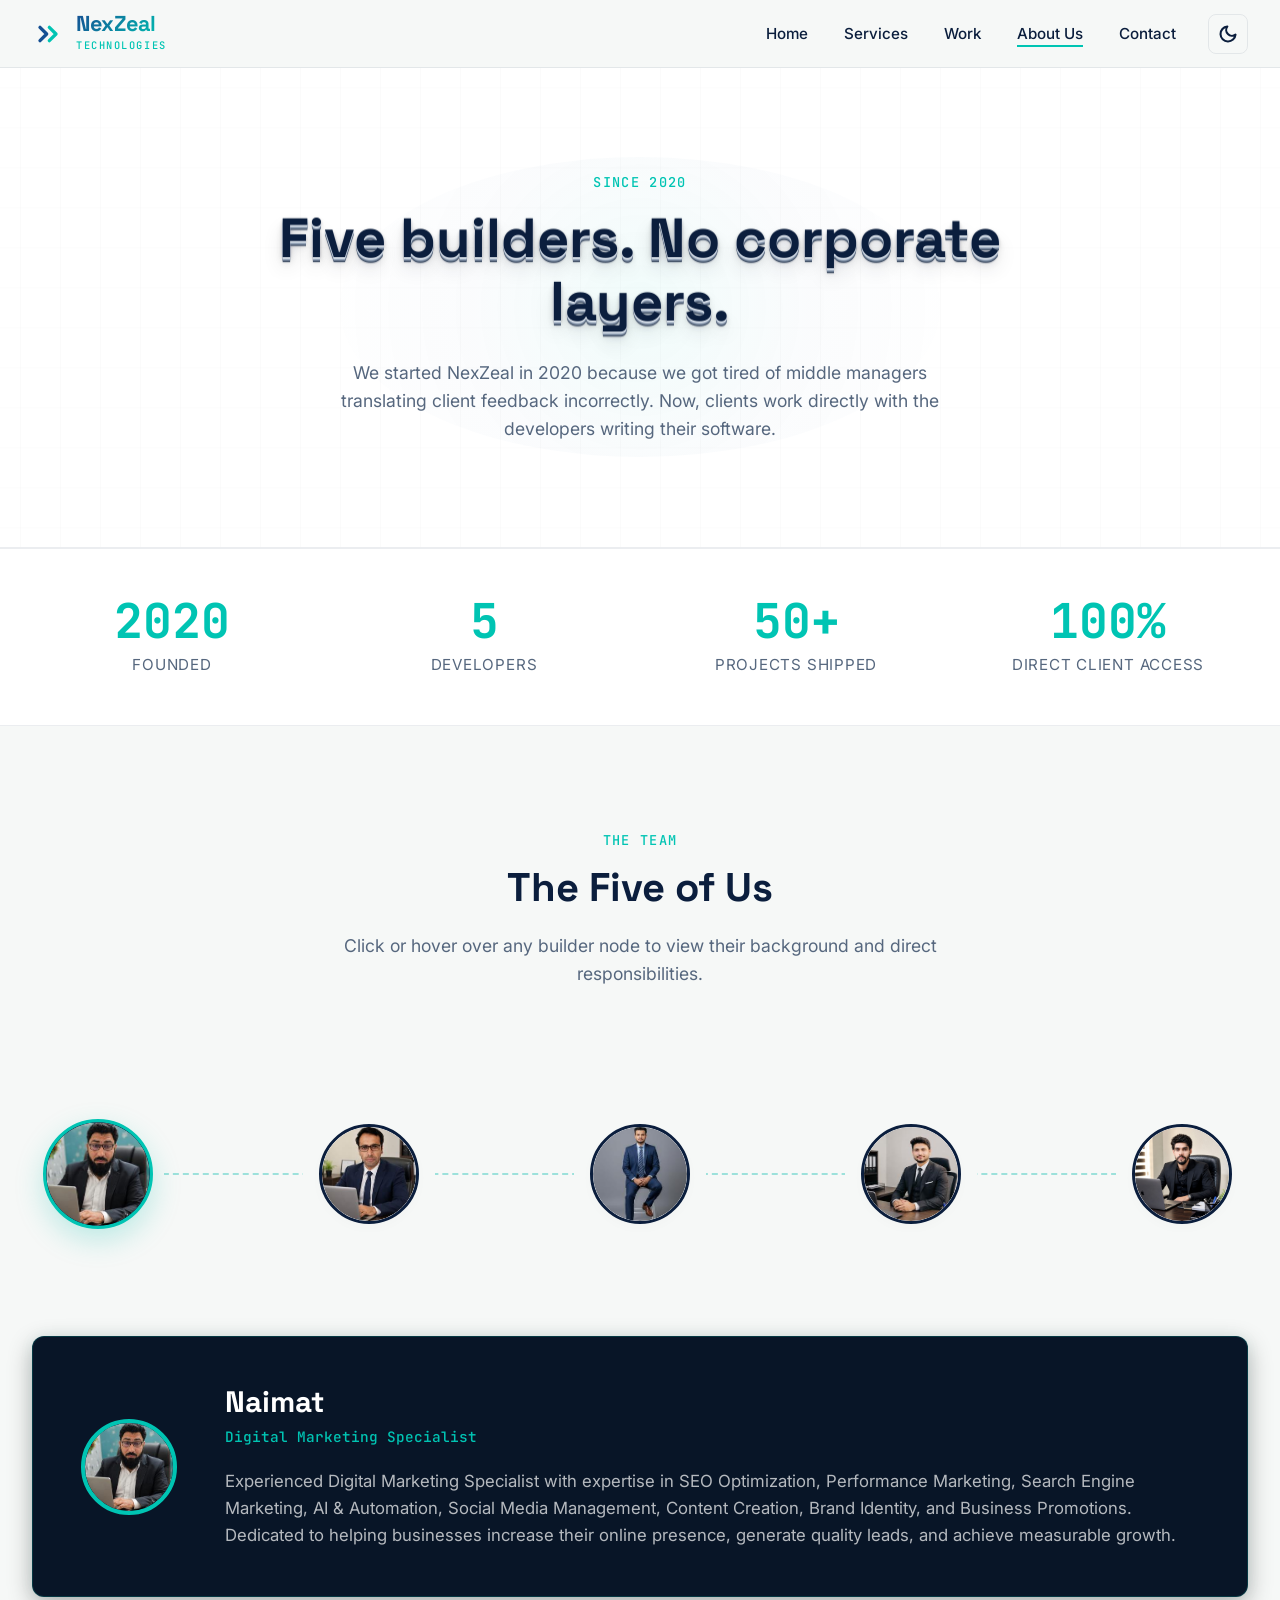
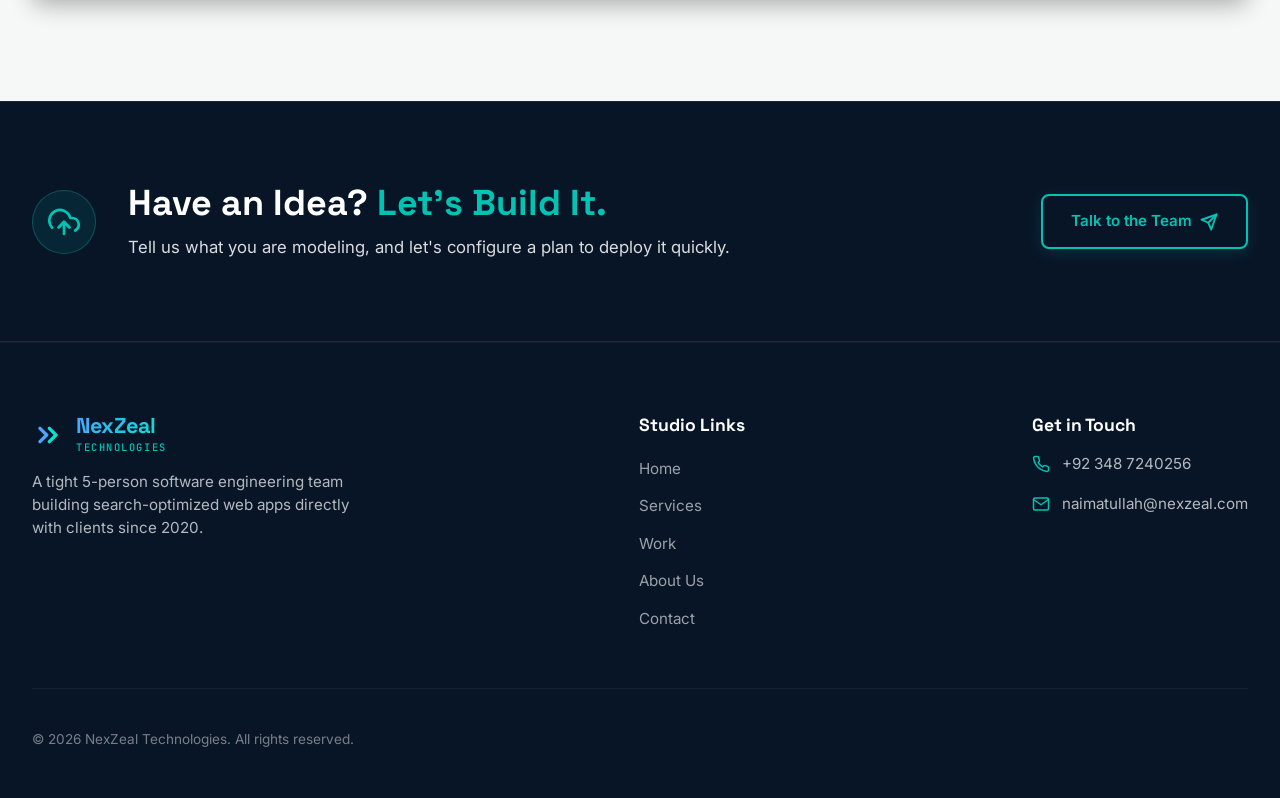
<file: about.html>
<!DOCTYPE html>
<html lang="en">
<head>
    <meta charset="UTF-8">
    <meta name="viewport" content="width=device-width, initial-scale=1.0">
    <title>About Us — NexZeal Technologies Team</title>
    <meta name="description" content="Meet Naimat, Sohail, Haseeb, Hamza, and Irfan — the hands-on engineering team behind NexZeal.">
    <!-- CSS Link -->
    <link rel="stylesheet" href="css/main.css?v=1.2.14">
    <script>
        if (localStorage.getItem('theme') === 'dark') {
            document.documentElement.classList.add('dark-theme');
        }
    </script>
</head>
<body>
    <!-- Preloader Overlay -->
    <div id="preloader" class="preloader">
        <div class="preloader-inner">
            <div class="preloader-logo-wrapper">
                <div class="preloader-icon-container">
                    <div class="preloader-logo-icon">
                        <svg viewBox="0 0 24 24" width="24" height="24" stroke="currentColor" stroke-width="2.5" fill="none" stroke-linecap="round" stroke-linejoin="round">
                            <polyline points="13 17 18 12 13 7"></polyline>
                            <polyline points="6 17 11 12 6 7"></polyline>
                        </svg>
                    </div>
                    <div class="preloader-spinner"></div>
                </div>
                <div class="preloader-logo-text">
                    <span class="preloader-logo-main">NexZeal</span>
                    <span class="preloader-logo-sub">TECHNOLOGIES</span>
                </div>
            </div>
        </div>
    </div>

    <!-- ==========================================================================
       A. NAVBAR
       ========================================================================== -->
    <nav class="navbar">
        <div class="container">
            <a href="index.html" class="logo" aria-label="NexZeal Technologies Home">
                <div class="logo-icon">
                    <svg viewBox="0 0 24 24" width="32" height="32" stroke="currentColor" stroke-width="2.5" fill="none" stroke-linecap="round" stroke-linejoin="round">
                        <polyline points="13 17 18 12 13 7"></polyline>
                        <polyline points="6 17 11 12 6 7"></polyline>
                    </svg>
                </div>
                <div class="logo-text">
                    <span class="logo-main">NexZeal</span>
                    <span class="logo-sub">TECHNOLOGIES</span>
                </div>
            </a>
            
            <ul class="nav-menu">
                <li><a href="index.html" class="nav-link">Home</a></li>
                <li><a href="services.html" class="nav-link">Services</a></li>
                <li><a href="work.html" class="nav-link">Work</a></li>
                <li><a href="about.html" class="nav-link active">About Us</a></li>
                <li><a href="contact.html" class="nav-link">Contact</a></li>
            </ul>

            <div class="nav-actions">
                <button class="theme-toggle-btn" aria-label="Toggle Light/Dark Theme">
                    <svg class="moon-icon" viewBox="0 0 24 24" width="20" height="20" stroke="currentColor" stroke-width="2.5" fill="none" stroke-linecap="round" stroke-linejoin="round">
                        <path d="M21 12.79A9 9 0 1 1 11.21 3 7 7 0 0 0 21 12.79z"></path>
                    </svg>
                    <svg class="sun-icon" viewBox="0 0 24 24" width="20" height="20" stroke="currentColor" stroke-width="2.5" fill="none" stroke-linecap="round" stroke-linejoin="round">
                        <circle cx="12" cy="12" r="5"></circle>
                        <line x1="12" y1="1" x2="12" y2="3"></line>
                        <line x1="12" y1="21" x2="12" y2="23"></line>
                        <line x1="4.22" y1="4.22" x2="5.64" y2="5.64"></line>
                        <line x1="18.36" y1="18.36" x2="19.78" y2="19.78"></line>
                        <line x1="1" y1="12" x2="3" y2="12"></line>
                        <line x1="21" y1="12" x2="23" y2="12"></line>
                        <line x1="4.22" y1="19.78" x2="5.64" y2="18.36"></line>
                        <line x1="18.36" y1="5.64" x2="19.78" y2="4.22"></line>
                    </svg>
                </button>
                <button class="menu-toggle" aria-label="Toggle navigation menu" aria-expanded="false">
                    <svg viewBox="0 0 24 24" width="28" height="28" stroke="currentColor" stroke-width="2" fill="none" stroke-linecap="round" stroke-linejoin="round">
                        <line x1="3" y1="12" x2="21" y2="12"></line>
                        <line x1="3" y1="6" x2="21" y2="6"></line>
                        <line x1="3" y1="18" x2="21" y2="18"></line>
                    </svg>
                </button>
            </div>
        </div>
    </nav>

    <!-- ==========================================================================
       B. PAGE HEADER
       ========================================================================== -->
    <header class="inner-header">
        <div class="container" style="text-align: center;">
            <span class="section-eyebrow">SINCE 2020</span>
            <h1 class="section-title inner-page-title reveal">Five builders. No corporate layers.</h1>
            <p class="section-subtext reveal" style="max-width: 600px; margin: 0 auto;">We started NexZeal in 2020 because we got tired of middle managers translating client feedback incorrectly. Now, clients work directly with the developers writing their software.</p>
        </div>
    </header>

    <!-- ==========================================================================
       C. STATS STRIP
       ========================================================================== -->
    <section class="stats-strip">
        <div class="container">
            <div class="stats-grid">
                <div class="stat-item reveal">
                    <div class="stat-num">2020</div>
                    <div class="stat-label">Founded</div>
                </div>
                <div class="stat-item reveal">
                    <div class="stat-num">5</div>
                    <div class="stat-label">Developers</div>
                </div>
                <div class="stat-item reveal">
                    <div class="stat-num">50+</div>
                    <div class="stat-label">Projects Shipped</div>
                </div>
                <div class="stat-item reveal">
                    <div class="stat-num">100%</div>
                    <div class="stat-label">Direct Client Access</div>
                </div>
            </div>
        </div>
    </section>

    <!-- ==========================================================================
       D. THE FOUR OF US
       ========================================================================== -->
    <main class="section-padding">
        <div class="container">
            <div class="section-header reveal">
                <span class="section-eyebrow">THE TEAM</span>
                <h2 class="section-title">The Five of Us</h2>
                <p class="section-subtext">Click or hover over any builder node to view their background and direct responsibilities.</p>
            </div>

            <!-- Badge Interactive System -->
            <div class="team-container reveal">
                <div class="team-flow-wrapper">
                    <div class="team-connecting-line"></div>
                    
                    <!-- Node 1 -->
                    <div class="team-badge-node active" data-member="NA">
                        <div class="team-badge-circle">
                            <img src="img/avatar_naimat.jpg" alt="Naimat" class="team-node-img">
                        </div>
                    </div>
                    
                    <!-- Node 2 -->
                    <div class="team-badge-node" data-member="SO">
                        <div class="team-badge-circle">
                            <img src="img/avatar_sohail.jpg" alt="Sohail" class="team-node-img">
                        </div>
                    </div>

                    <!-- Node 3 -->
                    <div class="team-badge-node" data-member="HA">
                        <div class="team-badge-circle">
                            <img src="img/avatar_haseeb.jpg" alt="Haseeb" class="team-node-img">
                        </div>
                    </div>

                    <!-- Node 4 -->
                    <div class="team-badge-node" data-member="HM">
                        <div class="team-badge-circle">
                            <img src="img/avatar_hamza.jpg" alt="Hamza" class="team-node-img">
                        </div>
                    </div>

                    <!-- Node 5 -->
                    <div class="team-badge-node" data-member="IR">
                        <div class="team-badge-circle">
                            <img src="img/avatar_irfan.jpg" alt="Irfan" class="team-node-img">
                        </div>
                    </div>
                </div>

                <!-- Biography Card Panel -->
                <div class="team-details-card">
                    <div class="team-details-avatar" id="detail-avatar">
                        <img src="img/avatar_naimat.jpg" alt="Naimat" id="detail-avatar-img">
                    </div>
                    <div class="team-details-info">
                        <h3 id="detail-name">Naimat</h3>
                        <span id="detail-role">Digital Marketing Specialist</span>
                        <p id="detail-bio">Experienced Digital Marketing Specialist with expertise in SEO Optimization, Performance Marketing, Search Engine Marketing, AI & Automation, Social Media Management, Content Creation, Brand Identity, and Business Promotions. Dedicated to helping businesses increase their online presence, generate quality leads, and achieve measurable growth.</p>
                    </div>
                </div>
            </div>
        </div>
    </main>

    <!-- ==========================================================================
       E. CTA BANNER
       ========================================================================== -->
    <section class="cta-banner">
        <div class="container">
            <div class="cta-box">
                <div class="cta-content-wrapper">
                    <div class="cta-badge-icon">
                        <svg viewBox="0 0 24 24" width="32" height="32" stroke="currentColor" stroke-width="2" fill="none" stroke-linecap="round" stroke-linejoin="round">
                            <polyline points="16 16 12 12 8 16"></polyline>
                            <line x1="12" y1="12" x2="12" y2="21"></line>
                            <path d="M20.39 18.39A5 5 0 0 0 18 9h-1.26A8 8 0 1 0 3 16.3"></path>
                            <polyline points="16 16 12 12 8 16"></polyline>
                        </svg>
                    </div>
                    <div class="cta-content">
                        <h2>Have an Idea? <span class="text-teal">Let's Build It.</span></h2>
                        <p>Tell us what you are modeling, and let's configure a plan to deploy it quickly.</p>
                    </div>
                </div>
                <a href="contact.html" class="btn btn-primary">
                    Talk to the Team
                    <svg viewBox="0 0 24 24" width="18" height="18" stroke="currentColor" stroke-width="2.5" fill="none" stroke-linecap="round" stroke-linejoin="round">
                        <line x1="22" y1="2" x2="11" y2="13"></line>
                        <polygon points="22 2 15 22 11 13 2 9 22 2"></polygon>
                    </svg>
                </a>
            </div>
        </div>
    </section>

    <!-- ==========================================================================
       F. FOOTER
       ========================================================================== -->
    <footer class="footer">
        <div class="container">
            <div class="footer-top">
                <div class="footer-brand">
                    <a href="index.html" class="logo">
                        <div class="logo-icon">
                            <svg viewBox="0 0 24 24" width="32" height="32" stroke="currentColor" stroke-width="2.5" fill="none" stroke-linecap="round" stroke-linejoin="round">
                                <polyline points="13 17 18 12 13 7"></polyline>
                                <polyline points="6 17 11 12 6 7"></polyline>
                            </svg>
                        </div>
                        <div class="logo-text">
                            <span class="logo-main">NexZeal</span>
                            <span class="logo-sub">TECHNOLOGIES</span>
                        </div>
                    </a>
                    <p class="footer-desc">A tight 5-person software engineering team building search-optimized web apps directly with clients since 2020.</p>
                </div>
                
                <div class="footer-links-col">
                    <h4 class="footer-links-title">Studio Links</h4>
                    <ul class="footer-links-list">
                        <li class="footer-link-item"><a href="index.html">Home</a></li>
                        <li class="footer-link-item"><a href="services.html">Services</a></li>
                        <li class="footer-link-item"><a href="work.html">Work</a></li>
                        <li class="footer-link-item"><a href="about.html">About Us</a></li>
                        <li class="footer-link-item"><a href="contact.html">Contact</a></li>
                    </ul>
                </div>

                <div class="footer-contact-info">
                    <h4 class="footer-links-title">Get in Touch</h4>
                    <div class="footer-contact-item">
                        <svg viewBox="0 0 24 24" width="18" height="18" stroke="currentColor" stroke-width="2" fill="none" stroke-linecap="round" stroke-linejoin="round">
                            <path d="M22 16.92v3a2 2 0 0 1-2.18 2 19.79 19.79 0 0 1-8.63-3.07 19.5 19.5 0 0 1-6-6 19.79 19.79 0 0 1-3.07-8.67A2 2 0 0 1 4.11 2h3a2 2 0 0 1 2 1.72 12.84 12.84 0 0 0 .7 2.81 2 2 0 0 1-.45 2.11L8.09 9.91a16 16 0 0 0 6 6l1.27-1.27a2 2 0 0 1 2.11-.45 12.84 12.84 0 0 0 2.81.7A2 2 0 0 1 22 16.92z"></path>
                        </svg>
                        <span>+92 348 7240256</span>
                    </div>
                    <div class="footer-contact-item">
                        <svg viewBox="0 0 24 24" width="18" height="18" stroke="currentColor" stroke-width="2" fill="none" stroke-linecap="round" stroke-linejoin="round">
                            <path d="M4 4h16c1.1 0 2 .9 2 2v12c0 1.1-.9 2-2 2H4c-1.1 0-2-.9-2-2V6c0-1.1.9-2 2-2z"></path>
                            <polyline points="22,6 12,13 2,6"></polyline>
                        </svg>
                        <span>naimatullah@nexzeal.com</span>
                    </div>
                </div>
            </div>

            <div class="footer-bottom">
                <p>&copy; 2026 NexZeal Technologies. All rights reserved.</p>
            </div>
        </div>
    </footer>

    <!-- Script File -->
    <script src="js/main.js?v=1.2.14"></script>
</body>
</html>
</file>
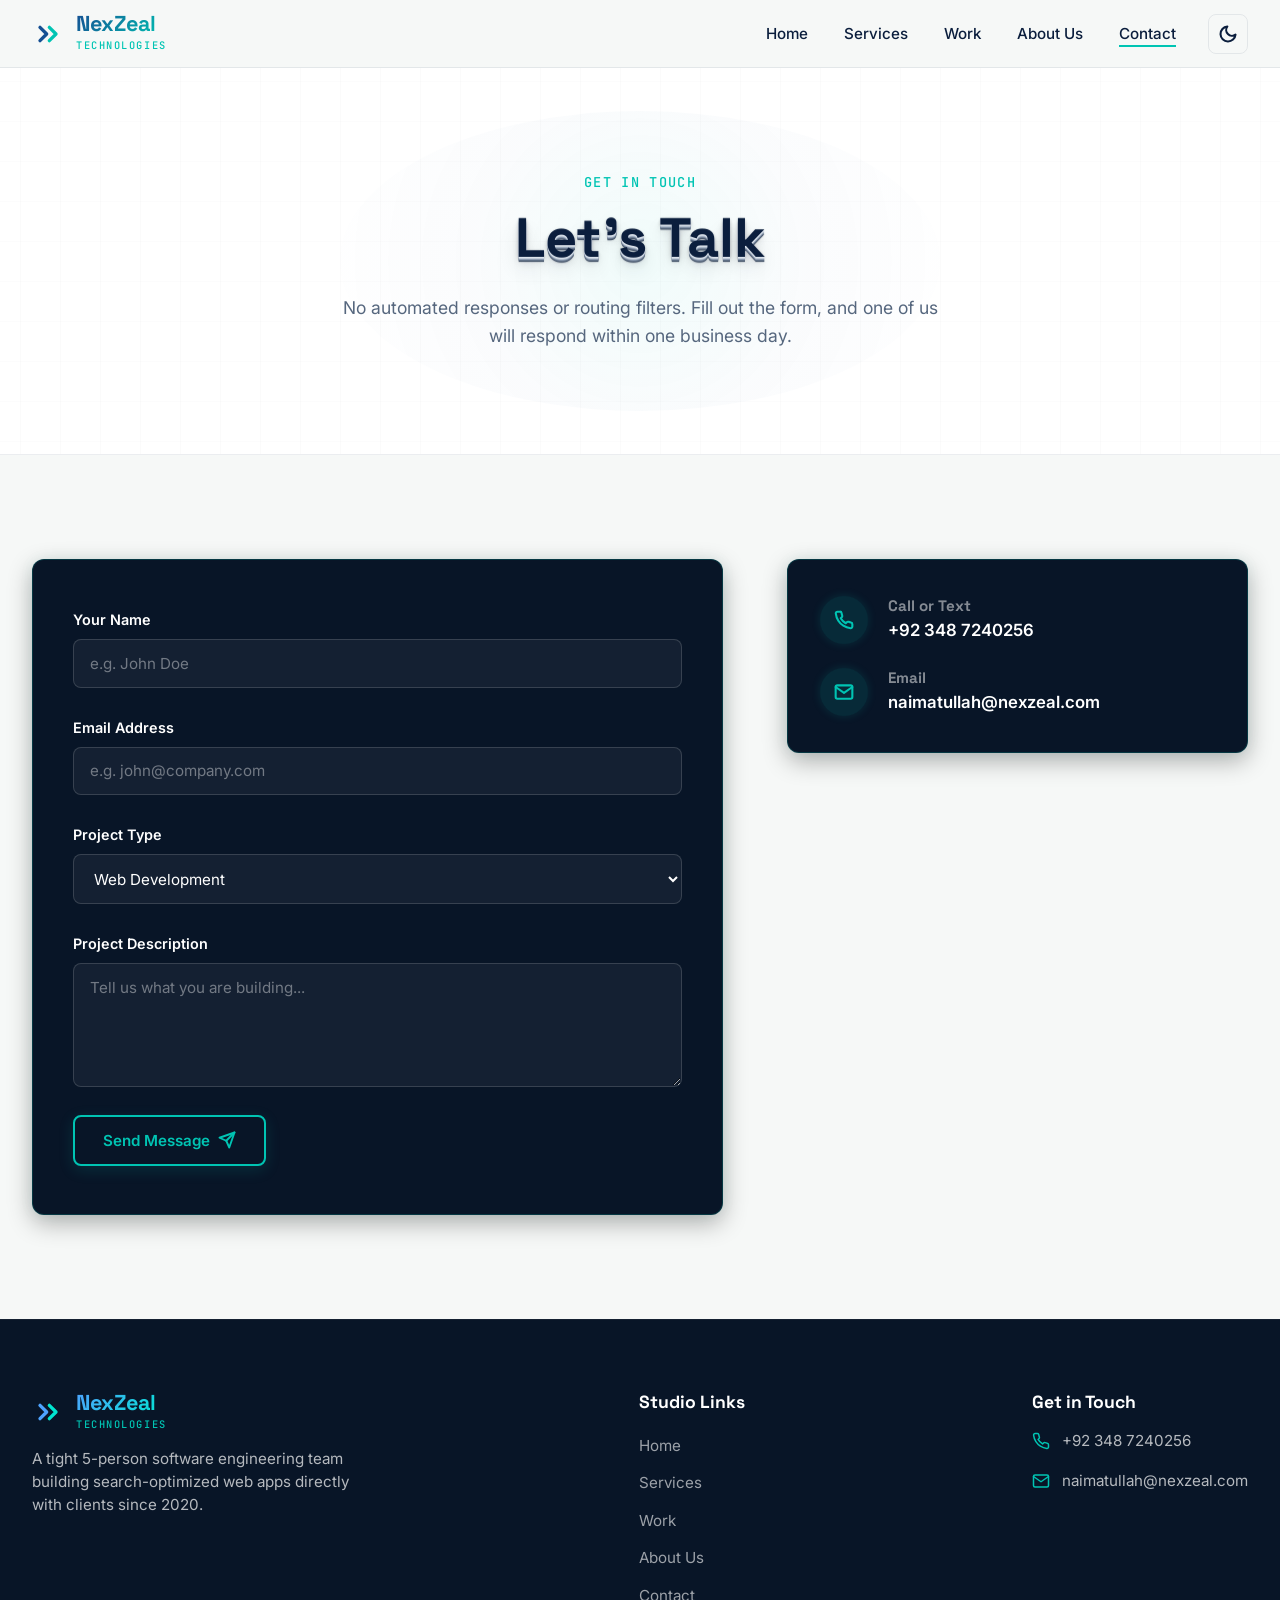
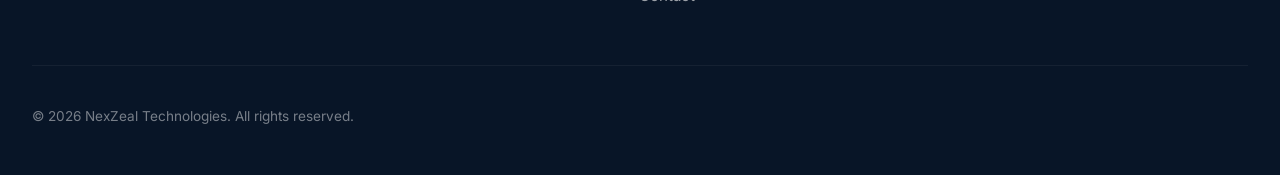
<file: contact.html>
<!DOCTYPE html>
<html lang="en">
<head>
    <meta charset="UTF-8">
    <meta name="viewport" content="width=device-width, initial-scale=1.0">
    <title>Contact Us — NexZeal Technologies</title>
    <meta name="description" content="Get in touch directly with the NexZeal development team to start a new project.">
    <!-- CSS Link -->
    <link rel="stylesheet" href="css/main.css?v=1.2.14">
    <script>
        if (localStorage.getItem('theme') === 'dark') {
            document.documentElement.classList.add('dark-theme');
        }
    </script>
</head>
<body>
    <!-- Preloader Overlay -->
    <div id="preloader" class="preloader">
        <div class="preloader-inner">
            <div class="preloader-logo-wrapper">
                <div class="preloader-icon-container">
                    <div class="preloader-logo-icon">
                        <svg viewBox="0 0 24 24" width="24" height="24" stroke="currentColor" stroke-width="2.5" fill="none" stroke-linecap="round" stroke-linejoin="round">
                            <polyline points="13 17 18 12 13 7"></polyline>
                            <polyline points="6 17 11 12 6 7"></polyline>
                        </svg>
                    </div>
                    <div class="preloader-spinner"></div>
                </div>
                <div class="preloader-logo-text">
                    <span class="preloader-logo-main">NexZeal</span>
                    <span class="preloader-logo-sub">TECHNOLOGIES</span>
                </div>
            </div>
        </div>
    </div>

    <!-- ==========================================================================
       A. NAVBAR
       ========================================================================== -->
    <nav class="navbar">
        <div class="container">
            <a href="index.html" class="logo" aria-label="NexZeal Technologies Home">
                <div class="logo-icon">
                    <svg viewBox="0 0 24 24" width="32" height="32" stroke="currentColor" stroke-width="2.5" fill="none" stroke-linecap="round" stroke-linejoin="round">
                        <polyline points="13 17 18 12 13 7"></polyline>
                        <polyline points="6 17 11 12 6 7"></polyline>
                    </svg>
                </div>
                <div class="logo-text">
                    <span class="logo-main">NexZeal</span>
                    <span class="logo-sub">TECHNOLOGIES</span>
                </div>
            </a>
            
            <ul class="nav-menu">
                <li><a href="index.html" class="nav-link">Home</a></li>
                <li><a href="services.html" class="nav-link">Services</a></li>
                <li><a href="work.html" class="nav-link">Work</a></li>
                <li><a href="about.html" class="nav-link">About Us</a></li>
                <li><a href="contact.html" class="nav-link active">Contact</a></li>
            </ul>

            <div class="nav-actions">
                <button class="theme-toggle-btn" aria-label="Toggle Light/Dark Theme">
                    <svg class="moon-icon" viewBox="0 0 24 24" width="20" height="20" stroke="currentColor" stroke-width="2.5" fill="none" stroke-linecap="round" stroke-linejoin="round">
                        <path d="M21 12.79A9 9 0 1 1 11.21 3 7 7 0 0 0 21 12.79z"></path>
                    </svg>
                    <svg class="sun-icon" viewBox="0 0 24 24" width="20" height="20" stroke="currentColor" stroke-width="2.5" fill="none" stroke-linecap="round" stroke-linejoin="round">
                        <circle cx="12" cy="12" r="5"></circle>
                        <line x1="12" y1="1" x2="12" y2="3"></line>
                        <line x1="12" y1="21" x2="12" y2="23"></line>
                        <line x1="4.22" y1="4.22" x2="5.64" y2="5.64"></line>
                        <line x1="18.36" y1="18.36" x2="19.78" y2="19.78"></line>
                        <line x1="1" y1="12" x2="3" y2="12"></line>
                        <line x1="21" y1="12" x2="23" y2="12"></line>
                        <line x1="4.22" y1="19.78" x2="5.64" y2="18.36"></line>
                        <line x1="18.36" y1="5.64" x2="19.78" y2="4.22"></line>
                    </svg>
                </button>
                <button class="menu-toggle" aria-label="Toggle navigation menu" aria-expanded="false">
                    <svg viewBox="0 0 24 24" width="28" height="28" stroke="currentColor" stroke-width="2" fill="none" stroke-linecap="round" stroke-linejoin="round">
                        <line x1="3" y1="12" x2="21" y2="12"></line>
                        <line x1="3" y1="6" x2="21" y2="6"></line>
                        <line x1="3" y1="18" x2="21" y2="18"></line>
                    </svg>
                </button>
            </div>
        </div>
    </nav>

    <!-- ==========================================================================
       B. PAGE HEADER
       ========================================================================== -->
    <header class="inner-header">
        <div class="container" style="text-align: center;">
            <span class="section-eyebrow">GET IN TOUCH</span>
            <h1 class="section-title inner-page-title reveal">Let's Talk</h1>
            <p class="section-subtext reveal" style="max-width: 600px; margin: 0 auto;">No automated responses or routing filters. Fill out the form, and one of us will respond within one business day.</p>
        </div>
    </header>

    <!-- ==========================================================================
       C. CONTACT LAYOUT
       ========================================================================== -->
    <main class="section-padding">
        <div class="container">
            <div class="contact-grid">
                
                <!-- Contact Form Card -->
                <div class="contact-card reveal">
                    <form class="contact-form" action="#" method="POST" onsubmit="event.preventDefault(); alert('Message received! We will be in touch directly.'); this.reset();">
                        <div class="form-group">
                            <label for="name">Your Name</label>
                            <input type="text" id="name" name="name" class="form-control" placeholder="e.g. John Doe" required>
                        </div>
                        <div class="form-group">
                            <label for="email">Email Address</label>
                            <input type="email" id="email" name="email" class="form-control" placeholder="e.g. john@company.com" required>
                        </div>
                        <div class="form-group">
                            <label for="project-type">Project Type</label>
                            <select id="project-type" name="project-type" class="form-control">
                                <option value="web">Web Development</option>
                                <option value="app">App Development</option>
                                <option value="portfolio">Portfolio Website</option>
                                <option value="seo">SEO Optimization</option>
                                <option value="performance-marketing">Performance Marketing</option>
                                <option value="content-creation">Content Creation</option>
                                <option value="brand-identity">Brand Identity</option>
                                <option value="social-media">Social Media Management</option>
                                <option value="ai-automation">AI & Automation</option>
                                <option value="search-engine-marketing">Search Engine Marketing</option>
                                <option value="business-promos">Business Promos</option>
                                <option value="printing-graphics">Printing Graphics</option>
                                <option value="website-management-support">Website Management & Support</option>
                                <option value="other">Other / General Inquiry</option>
                            </select>
                        </div>
                        <div class="form-group">
                            <label for="message">Project Description</label>
                            <textarea id="message" name="message" class="form-control" rows="5" placeholder="Tell us what you are building..." required></textarea>
                        </div>
                        <button type="submit" class="btn btn-primary" style="align-self: flex-start;">
                            Send Message
                            <svg viewBox="0 0 24 24" width="18" height="18" stroke="currentColor" stroke-width="2.5" fill="none" stroke-linecap="round" stroke-linejoin="round">
                                <line x1="22" y1="2" x2="11" y2="13"></line>
                                <polygon points="22 2 15 22 11 13 2 9 22 2"></polygon>
                            </svg>
                        </button>
                    </form>
                </div>

                <!-- Info Sidebar -->
                <div class="info-column">
                    <div class="info-card reveal">
                        <!-- Phone -->
                        <div class="info-item">
                            <div class="info-icon-box">
                                <svg viewBox="0 0 24 24" width="20" height="20" stroke="currentColor" stroke-width="2.5" fill="none" stroke-linecap="round" stroke-linejoin="round">
                                    <path d="M22 16.92v3a2 2 0 0 1-2.18 2 19.79 19.79 0 0 1-8.63-3.07 19.5 19.5 0 0 1-6-6 19.79 19.79 0 0 1-3.07-8.67A2 2 0 0 1 4.11 2h3a2 2 0 0 1 2 1.72 12.84 12.84 0 0 0 .7 2.81 2 2 0 0 1-.45 2.11L8.09 9.91a16 16 0 0 0 6 6l1.27-1.27a2 2 0 0 1 2.11-.45 12.84 12.84 0 0 0 2.81.7A2 2 0 0 1 22 16.92z"></path>
                                </svg>
                            </div>
                            <div class="info-content">
                                <h4>Call or Text</h4>
                                <p>+92 348 7240256</p>
                            </div>
                        </div>

                        <!-- Email -->
                        <div class="info-item">
                            <div class="info-icon-box">
                                <svg viewBox="0 0 24 24" width="20" height="20" stroke="currentColor" stroke-width="2.5" fill="none" stroke-linecap="round" stroke-linejoin="round">
                                    <path d="M4 4h16c1.1 0 2 .9 2 2v12c0 1.1-.9 2-2 2H4c-1.1 0-2-.9-2-2V6c0-1.1.9-2 2-2z"></path>
                                    <polyline points="22,6 12,13 2,6"></polyline>
                                </svg>
                            </div>
                            <div class="info-content">
                                <h4>Email</h4>
                                <p>naimatullah@nexzeal.com</p>
                            </div>
                        </div>

                    </div>
                </div>

            </div>
        </div>
    </main>

    <!-- ==========================================================================
       D. FOOTER
       ========================================================================== -->
    <footer class="footer">
        <div class="container">
            <div class="footer-top">
                <div class="footer-brand">
                    <a href="index.html" class="logo">
                        <div class="logo-icon">
                            <svg viewBox="0 0 24 24" width="32" height="32" stroke="currentColor" stroke-width="2.5" fill="none" stroke-linecap="round" stroke-linejoin="round">
                                <polyline points="13 17 18 12 13 7"></polyline>
                                <polyline points="6 17 11 12 6 7"></polyline>
                            </svg>
                        </div>
                        <div class="logo-text">
                            <span class="logo-main">NexZeal</span>
                            <span class="logo-sub">TECHNOLOGIES</span>
                        </div>
                    </a>
                    <p class="footer-desc">A tight 5-person software engineering team building search-optimized web apps directly with clients since 2020.</p>
                </div>
                
                <div class="footer-links-col">
                    <h4 class="footer-links-title">Studio Links</h4>
                    <ul class="footer-links-list">
                        <li class="footer-link-item"><a href="index.html">Home</a></li>
                        <li class="footer-link-item"><a href="services.html">Services</a></li>
                        <li class="footer-link-item"><a href="work.html">Work</a></li>
                        <li class="footer-link-item"><a href="about.html">About Us</a></li>
                        <li class="footer-link-item"><a href="contact.html">Contact</a></li>
                    </ul>
                </div>

                <div class="footer-contact-info">
                    <h4 class="footer-links-title">Get in Touch</h4>
                    <div class="footer-contact-item">
                        <svg viewBox="0 0 24 24" width="18" height="18" stroke="currentColor" stroke-width="2" fill="none" stroke-linecap="round" stroke-linejoin="round">
                            <path d="M22 16.92v3a2 2 0 0 1-2.18 2 19.79 19.79 0 0 1-8.63-3.07 19.5 19.5 0 0 1-6-6 19.79 19.79 0 0 1-3.07-8.67A2 2 0 0 1 4.11 2h3a2 2 0 0 1 2 1.72 12.84 12.84 0 0 0 .7 2.81 2 2 0 0 1-.45 2.11L8.09 9.91a16 16 0 0 0 6 6l1.27-1.27a2 2 0 0 1 2.11-.45 12.84 12.84 0 0 0 2.81.7A2 2 0 0 1 22 16.92z"></path>
                        </svg>
                        <span>+92 348 7240256</span>
                    </div>
                    <div class="footer-contact-item">
                        <svg viewBox="0 0 24 24" width="18" height="18" stroke="currentColor" stroke-width="2" fill="none" stroke-linecap="round" stroke-linejoin="round">
                            <path d="M4 4h16c1.1 0 2 .9 2 2v12c0 1.1-.9 2-2 2H4c-1.1 0-2-.9-2-2V6c0-1.1.9-2 2-2z"></path>
                            <polyline points="22,6 12,13 2,6"></polyline>
                        </svg>
                        <span>naimatullah@nexzeal.com</span>
                    </div>
                </div>
            </div>

            <div class="footer-bottom">
                <p>&copy; 2026 NexZeal Technologies. All rights reserved.</p>
            </div>
        </div>
    </footer>

    <!-- Script File -->
    <script src="js/main.js?v=1.2.14"></script>
</body>
</html>
</file>
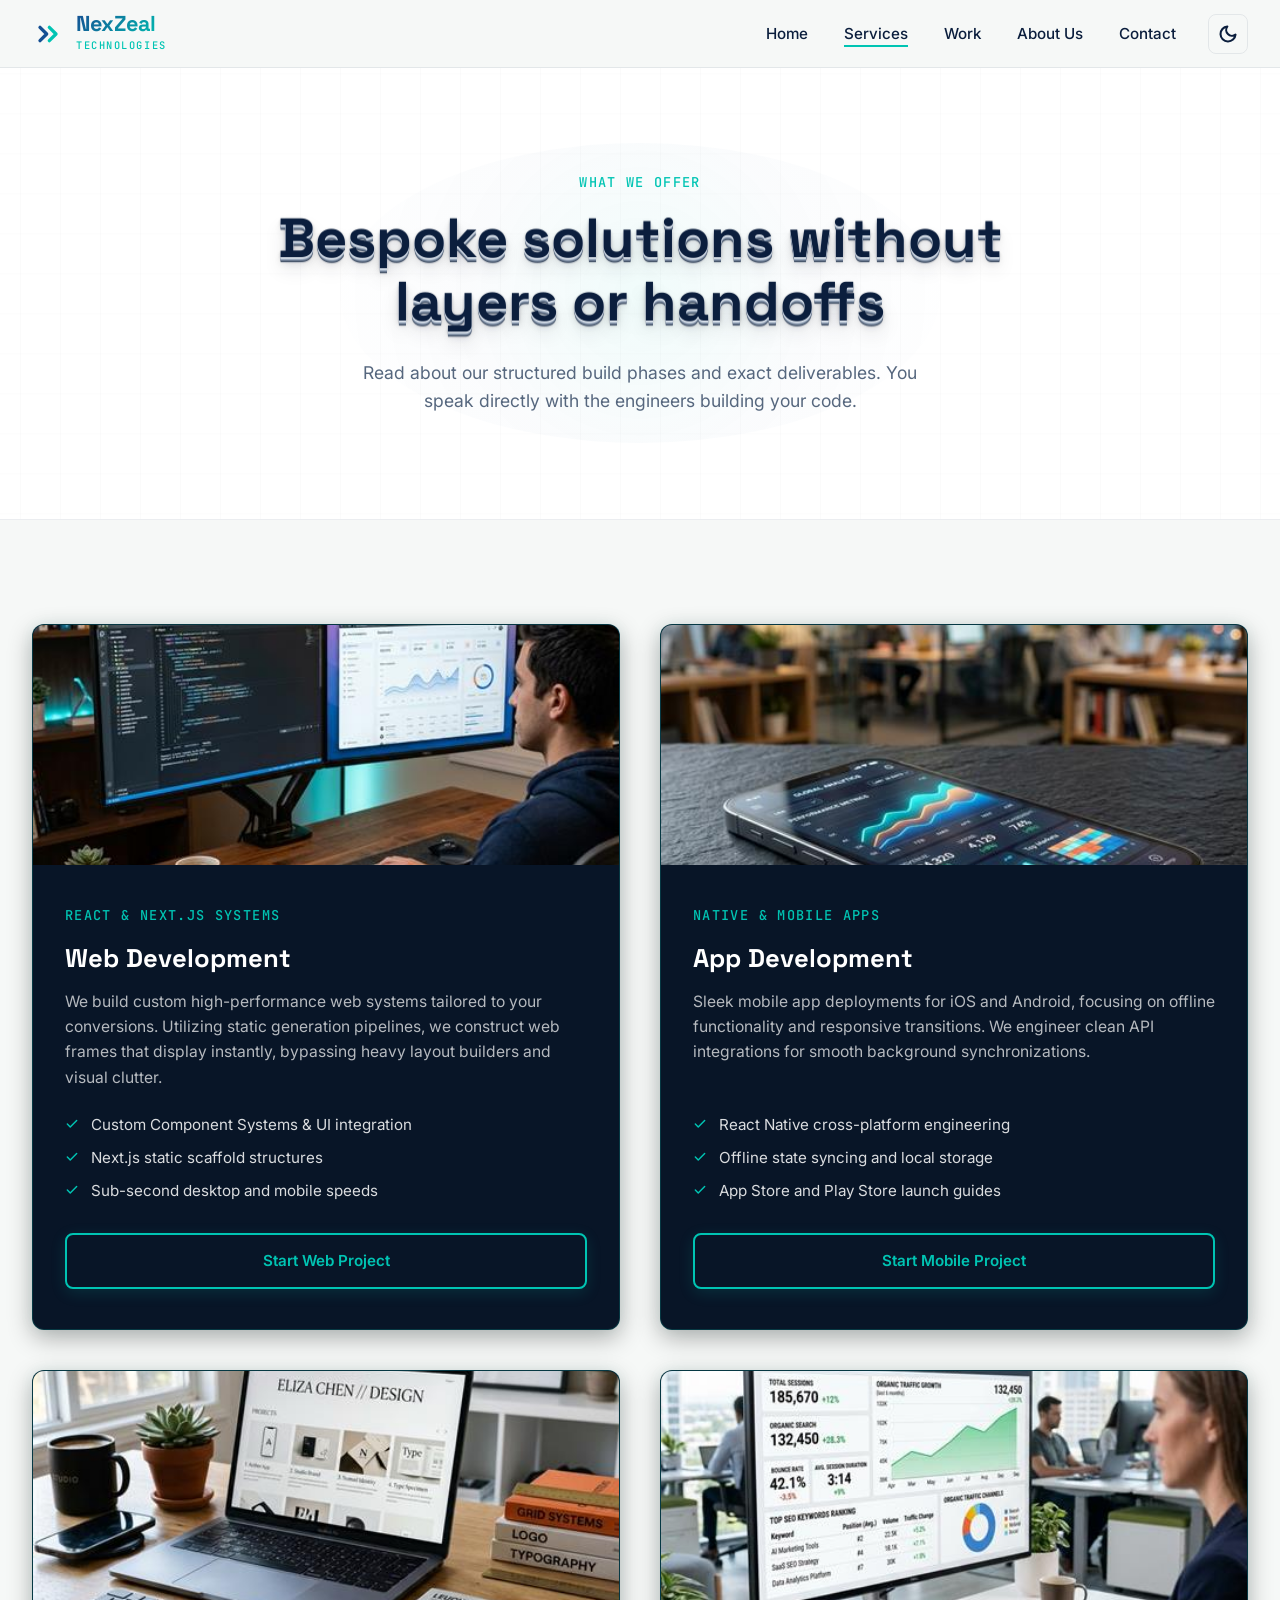
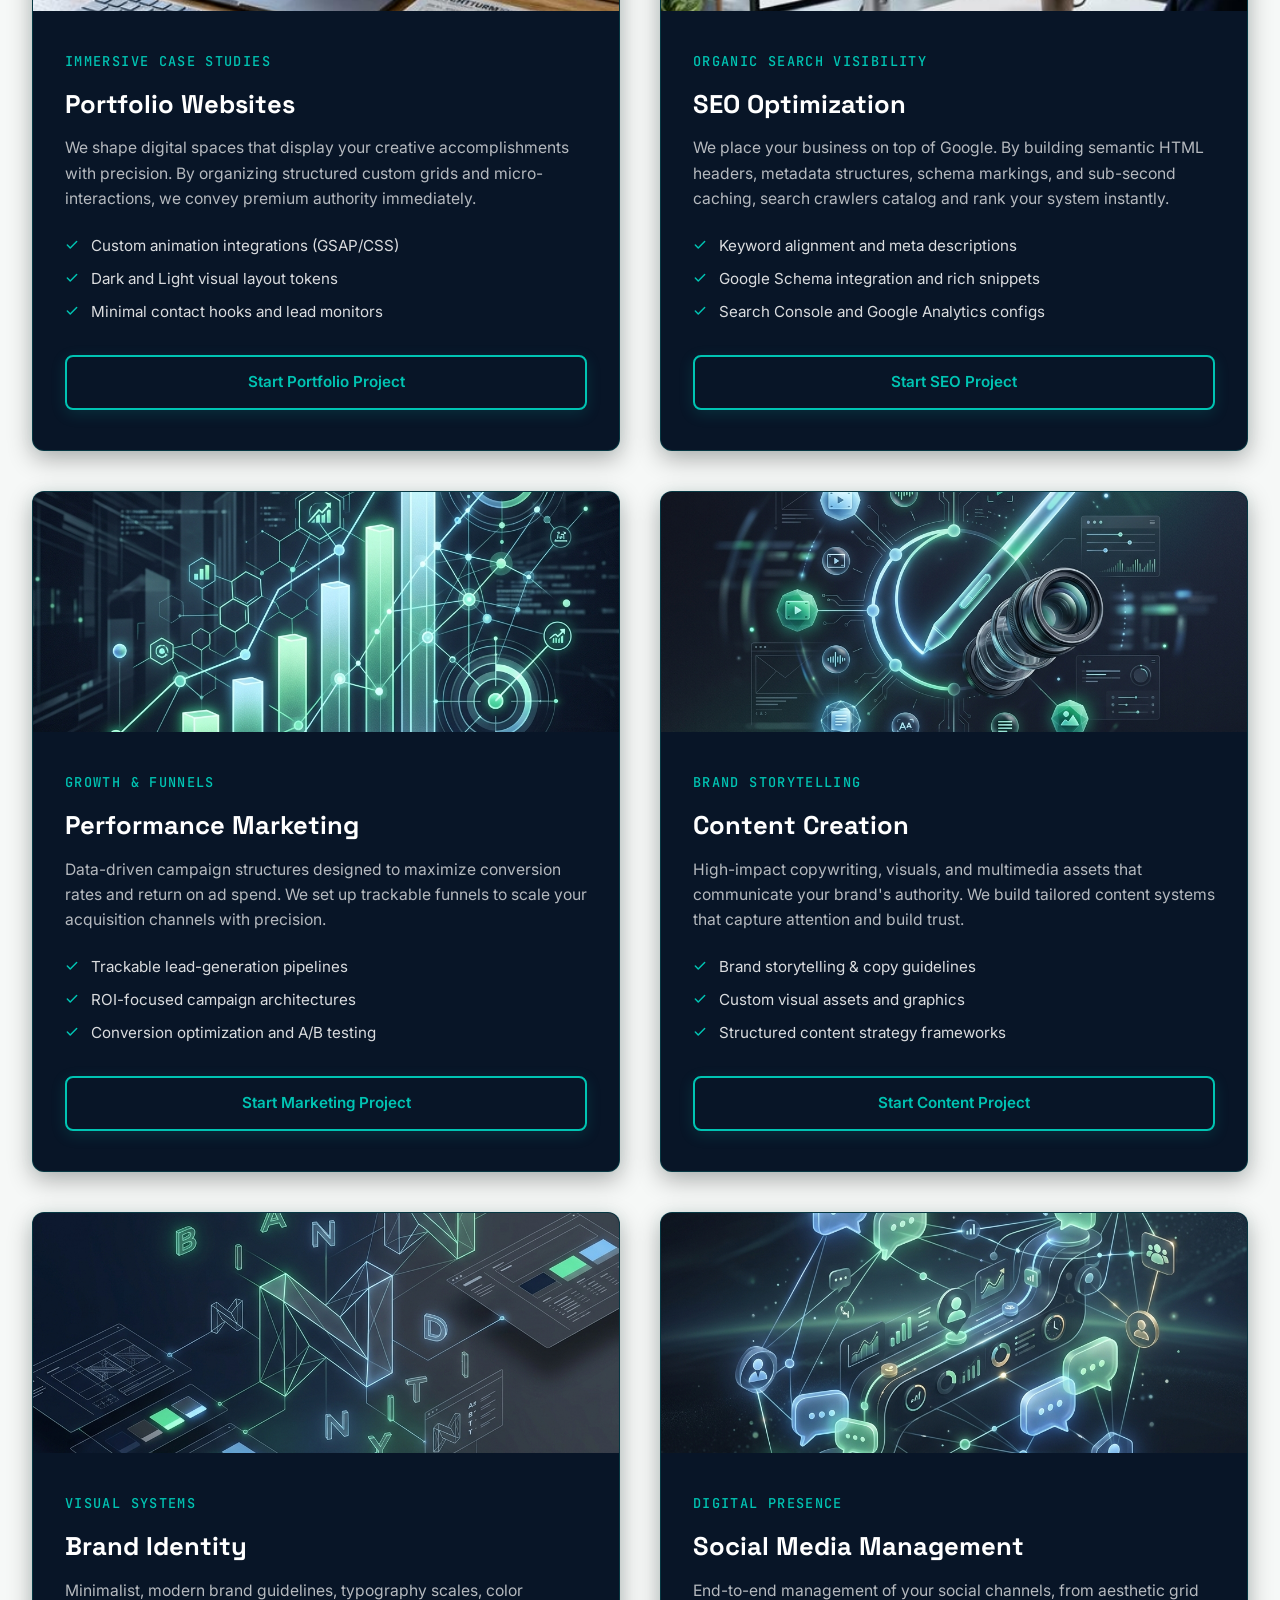
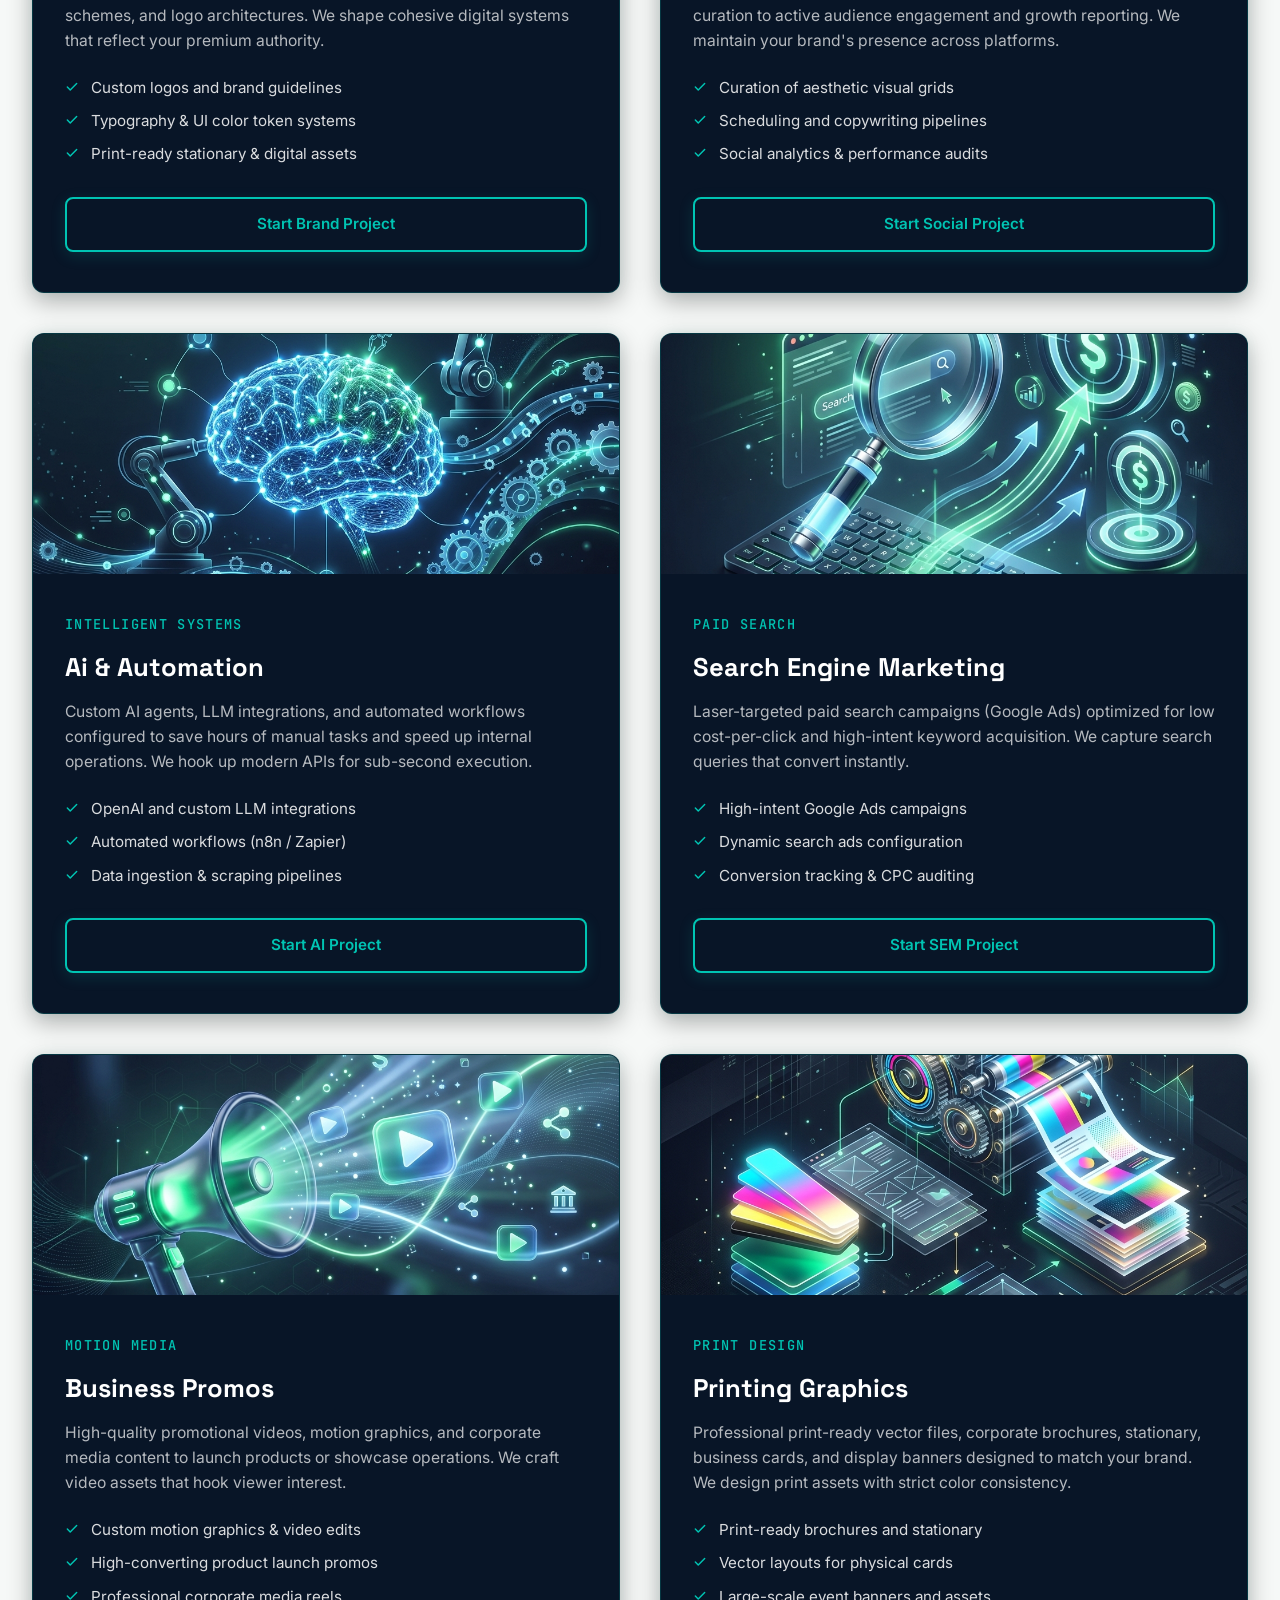
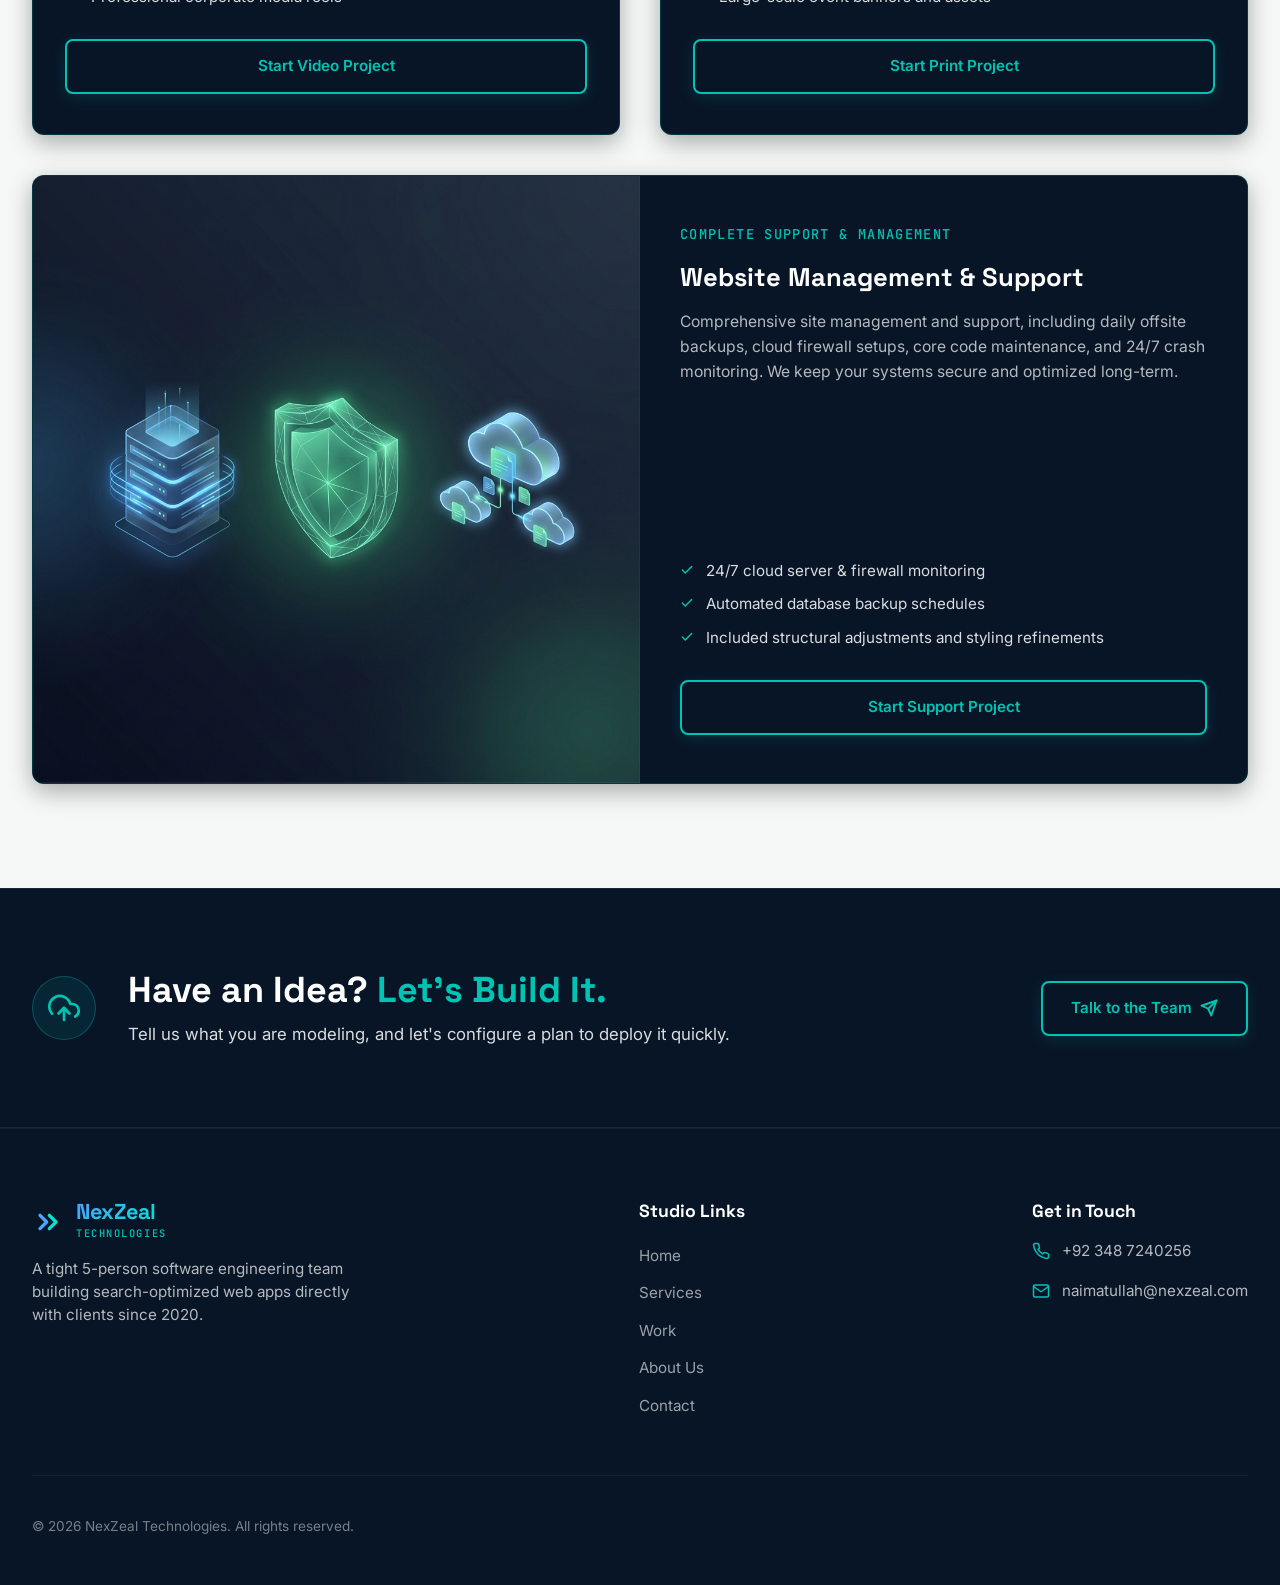
<file: services.html>
<!DOCTYPE html>
<html lang="en">
<head>
    <meta charset="UTF-8">
    <meta name="viewport" content="width=device-width, initial-scale=1.0">
    <title>What We Do — NexZeal Technologies Services</title>
    <meta name="description" content="Explore our hands-on service lines: web development, app engineering, SEO architecture, and support loops.">
    <!-- CSS Link -->
    <link rel="stylesheet" href="css/main.css?v=1.2.14">
    <script>
        if (localStorage.getItem('theme') === 'dark') {
            document.documentElement.classList.add('dark-theme');
        }
    </script>
</head>
<body>
    <!-- Preloader Overlay -->
    <div id="preloader" class="preloader">
        <div class="preloader-inner">
            <div class="preloader-logo-wrapper">
                <div class="preloader-icon-container">
                    <div class="preloader-logo-icon">
                        <svg viewBox="0 0 24 24" width="24" height="24" stroke="currentColor" stroke-width="2.5" fill="none" stroke-linecap="round" stroke-linejoin="round">
                            <polyline points="13 17 18 12 13 7"></polyline>
                            <polyline points="6 17 11 12 6 7"></polyline>
                        </svg>
                    </div>
                    <div class="preloader-spinner"></div>
                </div>
                <div class="preloader-logo-text">
                    <span class="preloader-logo-main">NexZeal</span>
                    <span class="preloader-logo-sub">TECHNOLOGIES</span>
                </div>
            </div>
        </div>
    </div>

    <!-- ==========================================================================
       A. NAVBAR
       ========================================================================== -->
    <nav class="navbar">
        <div class="container">
            <a href="index.html" class="logo" aria-label="NexZeal Technologies Home">
                <div class="logo-icon">
                    <svg viewBox="0 0 24 24" width="32" height="32" stroke="currentColor" stroke-width="2.5" fill="none" stroke-linecap="round" stroke-linejoin="round">
                        <polyline points="13 17 18 12 13 7"></polyline>
                        <polyline points="6 17 11 12 6 7"></polyline>
                    </svg>
                </div>
                <div class="logo-text">
                    <span class="logo-main">NexZeal</span>
                    <span class="logo-sub">TECHNOLOGIES</span>
                </div>
            </a>
            
            <ul class="nav-menu">
                <li><a href="index.html" class="nav-link">Home</a></li>
                <li><a href="services.html" class="nav-link active">Services</a></li>
                <li><a href="work.html" class="nav-link">Work</a></li>
                <li><a href="about.html" class="nav-link">About Us</a></li>
                <li><a href="contact.html" class="nav-link">Contact</a></li>
            </ul>

            <div class="nav-actions">
                <button class="theme-toggle-btn" aria-label="Toggle Light/Dark Theme">
                    <svg class="moon-icon" viewBox="0 0 24 24" width="20" height="20" stroke="currentColor" stroke-width="2.5" fill="none" stroke-linecap="round" stroke-linejoin="round">
                        <path d="M21 12.79A9 9 0 1 1 11.21 3 7 7 0 0 0 21 12.79z"></path>
                    </svg>
                    <svg class="sun-icon" viewBox="0 0 24 24" width="20" height="20" stroke="currentColor" stroke-width="2.5" fill="none" stroke-linecap="round" stroke-linejoin="round">
                        <circle cx="12" cy="12" r="5"></circle>
                        <line x1="12" y1="1" x2="12" y2="3"></line>
                        <line x1="12" y1="21" x2="12" y2="23"></line>
                        <line x1="4.22" y1="4.22" x2="5.64" y2="5.64"></line>
                        <line x1="18.36" y1="18.36" x2="19.78" y2="19.78"></line>
                        <line x1="1" y1="12" x2="3" y2="12"></line>
                        <line x1="21" y1="12" x2="23" y2="12"></line>
                        <line x1="4.22" y1="19.78" x2="5.64" y2="18.36"></line>
                        <line x1="18.36" y1="5.64" x2="19.78" y2="4.22"></line>
                    </svg>
                </button>
                <button class="menu-toggle" aria-label="Toggle navigation menu" aria-expanded="false">
                    <svg viewBox="0 0 24 24" width="28" height="28" stroke="currentColor" stroke-width="2" fill="none" stroke-linecap="round" stroke-linejoin="round">
                        <line x1="3" y1="12" x2="21" y2="12"></line>
                        <line x1="3" y1="6" x2="21" y2="6"></line>
                        <line x1="3" y1="18" x2="21" y2="18"></line>
                    </svg>
                </button>
            </div>
        </div>
    </nav>

    <!-- ==========================================================================
       B. PAGE HEADER
       ========================================================================== -->
    <header class="inner-header">
        <div class="container" style="text-align: center;">
            <span class="section-eyebrow">WHAT WE OFFER</span>
            <h1 class="section-title inner-page-title reveal">Bespoke solutions without layers or handoffs</h1>
            <p class="section-subtext reveal" style="max-width: 600px; margin: 0 auto;">Read about our structured build phases and exact deliverables. You speak directly with the engineers building your code.</p>
        </div>
    </header>

    <!-- ==========================================================================
       C. ALTERNATING SERVICES DETAIL LIST
       ========================================================================== -->
    <main>
        
        <!-- Services Grid Section -->
        <section class="section-padding" style="background-color: var(--color-paper);">
            <div class="container">
                <div class="services-page-grid">
                    
                    <!-- Service Card 1: Web Development -->
                    <div class="service-page-card reveal">
                        <div class="service-page-image-box">
                            <img src="img/service_web_dev.jpg" alt="Web Development Systems Workspace" class="service-page-img">
                        </div>
                        <div class="service-page-content">
                            <span class="section-eyebrow">REACT & NEXT.JS SYSTEMS</span>
                            <h3>Web Development</h3>
                            <p>We build custom high-performance web systems tailored to your conversions. Utilizing static generation pipelines, we construct web frames that display instantly, bypassing heavy layout builders and visual clutter.</p>
                            <ul class="service-page-list">
                                <li>
                                    <svg viewBox="0 0 24 24" width="14" height="14" stroke="currentColor" stroke-width="2.5" fill="none" stroke-linecap="round" stroke-linejoin="round"><polyline points="20 6 9 17 4 12"></polyline></svg>
                                    Custom Component Systems & UI integration
                                </li>
                                <li>
                                    <svg viewBox="0 0 24 24" width="14" height="14" stroke="currentColor" stroke-width="2.5" fill="none" stroke-linecap="round" stroke-linejoin="round"><polyline points="20 6 9 17 4 12"></polyline></svg>
                                    Next.js static scaffold structures
                                </li>
                                <li>
                                    <svg viewBox="0 0 24 24" width="14" height="14" stroke="currentColor" stroke-width="2.5" fill="none" stroke-linecap="round" stroke-linejoin="round"><polyline points="20 6 9 17 4 12"></polyline></svg>
                                    Sub-second desktop and mobile speeds
                                </li>
                            </ul>
                            <a href="contact.html" class="btn btn-primary">Start Web Project</a>
                        </div>
                    </div>

                    <!-- Service Card 2: App Development -->
                    <div class="service-page-card reveal">
                        <div class="service-page-image-box">
                            <img src="img/service_app_dev.jpg" alt="Mobile App Development Dashboard" class="service-page-img">
                        </div>
                        <div class="service-page-content">
                            <span class="section-eyebrow">NATIVE & MOBILE APPS</span>
                            <h3>App Development</h3>
                            <p>Sleek mobile app deployments for iOS and Android, focusing on offline functionality and responsive transitions. We engineer clean API integrations for smooth background synchronizations.</p>
                            <ul class="service-page-list">
                                <li>
                                    <svg viewBox="0 0 24 24" width="14" height="14" stroke="currentColor" stroke-width="2.5" fill="none" stroke-linecap="round" stroke-linejoin="round"><polyline points="20 6 9 17 4 12"></polyline></svg>
                                    React Native cross-platform engineering
                                </li>
                                <li>
                                    <svg viewBox="0 0 24 24" width="14" height="14" stroke="currentColor" stroke-width="2.5" fill="none" stroke-linecap="round" stroke-linejoin="round"><polyline points="20 6 9 17 4 12"></polyline></svg>
                                    Offline state syncing and local storage
                                </li>
                                <li>
                                    <svg viewBox="0 0 24 24" width="14" height="14" stroke="currentColor" stroke-width="2.5" fill="none" stroke-linecap="round" stroke-linejoin="round"><polyline points="20 6 9 17 4 12"></polyline></svg>
                                    App Store and Play Store launch guides
                                </li>
                            </ul>
                            <a href="contact.html" class="btn btn-primary">Start Mobile Project</a>
                        </div>
                    </div>

                    <!-- Service Card 3: Portfolio Websites -->
                    <div class="service-page-card reveal">
                        <div class="service-page-image-box">
                            <img src="img/service_portfolio.jpg" alt="Minimalist Creative Portfolio Showcase" class="service-page-img">
                        </div>
                        <div class="service-page-content">
                            <span class="section-eyebrow">IMMERSIVE CASE STUDIES</span>
                            <h3>Portfolio Websites</h3>
                            <p>We shape digital spaces that display your creative accomplishments with precision. By organizing structured custom grids and micro-interactions, we convey premium authority immediately.</p>
                            <ul class="service-page-list">
                                <li>
                                    <svg viewBox="0 0 24 24" width="14" height="14" stroke="currentColor" stroke-width="2.5" fill="none" stroke-linecap="round" stroke-linejoin="round"><polyline points="20 6 9 17 4 12"></polyline></svg>
                                    Custom animation integrations (GSAP/CSS)
                                </li>
                                <li>
                                    <svg viewBox="0 0 24 24" width="14" height="14" stroke="currentColor" stroke-width="2.5" fill="none" stroke-linecap="round" stroke-linejoin="round"><polyline points="20 6 9 17 4 12"></polyline></svg>
                                    Dark and Light visual layout tokens
                                </li>
                                <li>
                                    <svg viewBox="0 0 24 24" width="14" height="14" stroke="currentColor" stroke-width="2.5" fill="none" stroke-linecap="round" stroke-linejoin="round"><polyline points="20 6 9 17 4 12"></polyline></svg>
                                    Minimal contact hooks and lead monitors
                                </li>
                            </ul>
                            <a href="contact.html" class="btn btn-primary">Start Portfolio Project</a>
                        </div>
                    </div>

                    <!-- Service Card 4: SEO Optimization -->
                    <div class="service-page-card reveal">
                        <div class="service-page-image-box">
                            <img src="img/service_seo.jpg" alt="SEO Optimization Analytics Dashboard" class="service-page-img">
                        </div>
                        <div class="service-page-content">
                            <span class="section-eyebrow">ORGANIC SEARCH VISIBILITY</span>
                            <h3>SEO Optimization</h3>
                            <p>We place your business on top of Google. By building semantic HTML headers, metadata structures, schema markings, and sub-second caching, search crawlers catalog and rank your system instantly.</p>
                            <ul class="service-page-list">
                                <li>
                                    <svg viewBox="0 0 24 24" width="14" height="14" stroke="currentColor" stroke-width="2.5" fill="none" stroke-linecap="round" stroke-linejoin="round"><polyline points="20 6 9 17 4 12"></polyline></svg>
                                    Keyword alignment and meta descriptions
                                </li>
                                <li>
                                    <svg viewBox="0 0 24 24" width="14" height="14" stroke="currentColor" stroke-width="2.5" fill="none" stroke-linecap="round" stroke-linejoin="round"><polyline points="20 6 9 17 4 12"></polyline></svg>
                                    Google Schema integration and rich snippets
                                </li>
                                <li>
                                    <svg viewBox="0 0 24 24" width="14" height="14" stroke="currentColor" stroke-width="2.5" fill="none" stroke-linecap="round" stroke-linejoin="round"><polyline points="20 6 9 17 4 12"></polyline></svg>
                                    Search Console and Google Analytics configs
                                </li>
                            </ul>
                            <a href="contact.html" class="btn btn-primary">Start SEO Project</a>
                        </div>
                    </div>

                    <!-- Service Card 6: Performance Marketing -->
                    <div class="service-page-card reveal">
                        <div class="service-page-image-box">
                            <img src="img/service_performance_marketing.png" alt="Performance Marketing Dashboard" class="service-page-img">
                        </div>
                        <div class="service-page-content">
                            <span class="section-eyebrow">GROWTH & FUNNELS</span>
                            <h3>Performance Marketing</h3>
                            <p>Data-driven campaign structures designed to maximize conversion rates and return on ad spend. We set up trackable funnels to scale your acquisition channels with precision.</p>
                            <ul class="service-page-list">
                                <li>
                                    <svg viewBox="0 0 24 24" width="14" height="14" stroke="currentColor" stroke-width="2.5" fill="none" stroke-linecap="round" stroke-linejoin="round"><polyline points="20 6 9 17 4 12"></polyline></svg>
                                    Trackable lead-generation pipelines
                                </li>
                                <li>
                                    <svg viewBox="0 0 24 24" width="14" height="14" stroke="currentColor" stroke-width="2.5" fill="none" stroke-linecap="round" stroke-linejoin="round"><polyline points="20 6 9 17 4 12"></polyline></svg>
                                    ROI-focused campaign architectures
                                </li>
                                <li>
                                    <svg viewBox="0 0 24 24" width="14" height="14" stroke="currentColor" stroke-width="2.5" fill="none" stroke-linecap="round" stroke-linejoin="round"><polyline points="20 6 9 17 4 12"></polyline></svg>
                                    Conversion optimization and A/B testing
                                </li>
                            </ul>
                            <a href="contact.html" class="btn btn-primary">Start Marketing Project</a>
                        </div>
                    </div>

                    <!-- Service Card 7: Content Creation -->
                    <div class="service-page-card reveal">
                        <div class="service-page-image-box">
                            <img src="img/service_content_creation.png" alt="Content Creation Workspace" class="service-page-img">
                        </div>
                        <div class="service-page-content">
                            <span class="section-eyebrow">BRAND STORYTELLING</span>
                            <h3>Content Creation</h3>
                            <p>High-impact copywriting, visuals, and multimedia assets that communicate your brand's authority. We build tailored content systems that capture attention and build trust.</p>
                            <ul class="service-page-list">
                                <li>
                                    <svg viewBox="0 0 24 24" width="14" height="14" stroke="currentColor" stroke-width="2.5" fill="none" stroke-linecap="round" stroke-linejoin="round"><polyline points="20 6 9 17 4 12"></polyline></svg>
                                    Brand storytelling & copy guidelines
                                </li>
                                <li>
                                    <svg viewBox="0 0 24 24" width="14" height="14" stroke="currentColor" stroke-width="2.5" fill="none" stroke-linecap="round" stroke-linejoin="round"><polyline points="20 6 9 17 4 12"></polyline></svg>
                                    Custom visual assets and graphics
                                </li>
                                <li>
                                    <svg viewBox="0 0 24 24" width="14" height="14" stroke="currentColor" stroke-width="2.5" fill="none" stroke-linecap="round" stroke-linejoin="round"><polyline points="20 6 9 17 4 12"></polyline></svg>
                                    Structured content strategy frameworks
                                </li>
                            </ul>
                            <a href="contact.html" class="btn btn-primary">Start Content Project</a>
                        </div>
                    </div>

                    <!-- Service Card 8: Brand Identity -->
                    <div class="service-page-card reveal">
                        <div class="service-page-image-box">
                            <img src="img/service_brand_identity.png" alt="Brand Identity Design Assets" class="service-page-img">
                        </div>
                        <div class="service-page-content">
                            <span class="section-eyebrow">VISUAL SYSTEMS</span>
                            <h3>Brand Identity</h3>
                            <p>Minimalist, modern brand guidelines, typography scales, color schemes, and logo architectures. We shape cohesive digital systems that reflect your premium authority.</p>
                            <ul class="service-page-list">
                                <li>
                                    <svg viewBox="0 0 24 24" width="14" height="14" stroke="currentColor" stroke-width="2.5" fill="none" stroke-linecap="round" stroke-linejoin="round"><polyline points="20 6 9 17 4 12"></polyline></svg>
                                    Custom logos and brand guidelines
                                </li>
                                <li>
                                    <svg viewBox="0 0 24 24" width="14" height="14" stroke="currentColor" stroke-width="2.5" fill="none" stroke-linecap="round" stroke-linejoin="round"><polyline points="20 6 9 17 4 12"></polyline></svg>
                                    Typography & UI color token systems
                                </li>
                                <li>
                                    <svg viewBox="0 0 24 24" width="14" height="14" stroke="currentColor" stroke-width="2.5" fill="none" stroke-linecap="round" stroke-linejoin="round"><polyline points="20 6 9 17 4 12"></polyline></svg>
                                    Print-ready stationary & digital assets
                                </li>
                            </ul>
                            <a href="contact.html" class="btn btn-primary">Start Brand Project</a>
                        </div>
                    </div>

                    <!-- Service Card 9: Social Media Management -->
                    <div class="service-page-card reveal">
                        <div class="service-page-image-box">
                            <img src="img/service_social_media.png" alt="Social Media Feed Curation" class="service-page-img">
                        </div>
                        <div class="service-page-content">
                            <span class="section-eyebrow">DIGITAL PRESENCE</span>
                            <h3>Social Media Management</h3>
                            <p>End-to-end management of your social channels, from aesthetic grid curation to active audience engagement and growth reporting. We maintain your brand's presence across platforms.</p>
                            <ul class="service-page-list">
                                <li>
                                    <svg viewBox="0 0 24 24" width="14" height="14" stroke="currentColor" stroke-width="2.5" fill="none" stroke-linecap="round" stroke-linejoin="round"><polyline points="20 6 9 17 4 12"></polyline></svg>
                                    Curation of aesthetic visual grids
                                </li>
                                <li>
                                    <svg viewBox="0 0 24 24" width="14" height="14" stroke="currentColor" stroke-width="2.5" fill="none" stroke-linecap="round" stroke-linejoin="round"><polyline points="20 6 9 17 4 12"></polyline></svg>
                                    Scheduling and copywriting pipelines
                                </li>
                                <li>
                                    <svg viewBox="0 0 24 24" width="14" height="14" stroke="currentColor" stroke-width="2.5" fill="none" stroke-linecap="round" stroke-linejoin="round"><polyline points="20 6 9 17 4 12"></polyline></svg>
                                    Social analytics & performance audits
                                </li>
                            </ul>
                            <a href="contact.html" class="btn btn-primary">Start Social Project</a>
                        </div>
                    </div>

                    <!-- Service Card 10: AI & Automation -->
                    <div class="service-page-card reveal">
                        <div class="service-page-image-box">
                            <img src="img/service_ai_automation.png" alt="AI Neural Connections" class="service-page-img">
                        </div>
                        <div class="service-page-content">
                            <span class="section-eyebrow">INTELLIGENT SYSTEMS</span>
                            <h3>Ai & Automation</h3>
                            <p>Custom AI agents, LLM integrations, and automated workflows configured to save hours of manual tasks and speed up internal operations. We hook up modern APIs for sub-second execution.</p>
                            <ul class="service-page-list">
                                <li>
                                    <svg viewBox="0 0 24 24" width="14" height="14" stroke="currentColor" stroke-width="2.5" fill="none" stroke-linecap="round" stroke-linejoin="round"><polyline points="20 6 9 17 4 12"></polyline></svg>
                                    OpenAI and custom LLM integrations
                                </li>
                                <li>
                                    <svg viewBox="0 0 24 24" width="14" height="14" stroke="currentColor" stroke-width="2.5" fill="none" stroke-linecap="round" stroke-linejoin="round"><polyline points="20 6 9 17 4 12"></polyline></svg>
                                    Automated workflows (n8n / Zapier)
                                </li>
                                <li>
                                    <svg viewBox="0 0 24 24" width="14" height="14" stroke="currentColor" stroke-width="2.5" fill="none" stroke-linecap="round" stroke-linejoin="round"><polyline points="20 6 9 17 4 12"></polyline></svg>
                                    Data ingestion & scraping pipelines
                                </li>
                            </ul>
                            <a href="contact.html" class="btn btn-primary">Start AI Project</a>
                        </div>
                    </div>

                    <!-- Service Card 11: Search Engine Marketing -->
                    <div class="service-page-card reveal">
                        <div class="service-page-image-box">
                            <img src="img/service_search_engine_marketing.png" alt="Google Search Ads Interface" class="service-page-img">
                        </div>
                        <div class="service-page-content">
                            <span class="section-eyebrow">PAID SEARCH</span>
                            <h3>Search Engine Marketing</h3>
                            <p>Laser-targeted paid search campaigns (Google Ads) optimized for low cost-per-click and high-intent keyword acquisition. We capture search queries that convert instantly.</p>
                            <ul class="service-page-list">
                                <li>
                                    <svg viewBox="0 0 24 24" width="14" height="14" stroke="currentColor" stroke-width="2.5" fill="none" stroke-linecap="round" stroke-linejoin="round"><polyline points="20 6 9 17 4 12"></polyline></svg>
                                    High-intent Google Ads campaigns
                                </li>
                                <li>
                                    <svg viewBox="0 0 24 24" width="14" height="14" stroke="currentColor" stroke-width="2.5" fill="none" stroke-linecap="round" stroke-linejoin="round"><polyline points="20 6 9 17 4 12"></polyline></svg>
                                    Dynamic search ads configuration
                                </li>
                                <li>
                                    <svg viewBox="0 0 24 24" width="14" height="14" stroke="currentColor" stroke-width="2.5" fill="none" stroke-linecap="round" stroke-linejoin="round"><polyline points="20 6 9 17 4 12"></polyline></svg>
                                    Conversion tracking & CPC auditing
                                </li>
                            </ul>
                            <a href="contact.html" class="btn btn-primary">Start SEM Project</a>
                        </div>
                    </div>

                    <!-- Service Card 12: Business Promos -->
                    <div class="service-page-card reveal">
                        <div class="service-page-image-box">
                            <img src="img/service_business_promos.png" alt="Corporate Promo Video Creation" class="service-page-img">
                        </div>
                        <div class="service-page-content">
                            <span class="section-eyebrow">MOTION MEDIA</span>
                            <h3>Business Promos</h3>
                            <p>High-quality promotional videos, motion graphics, and corporate media content to launch products or showcase operations. We craft video assets that hook viewer interest.</p>
                            <ul class="service-page-list">
                                <li>
                                    <svg viewBox="0 0 24 24" width="14" height="14" stroke="currentColor" stroke-width="2.5" fill="none" stroke-linecap="round" stroke-linejoin="round"><polyline points="20 6 9 17 4 12"></polyline></svg>
                                    Custom motion graphics & video edits
                                </li>
                                <li>
                                    <svg viewBox="0 0 24 24" width="14" height="14" stroke="currentColor" stroke-width="2.5" fill="none" stroke-linecap="round" stroke-linejoin="round"><polyline points="20 6 9 17 4 12"></polyline></svg>
                                    High-converting product launch promos
                                </li>
                                <li>
                                    <svg viewBox="0 0 24 24" width="14" height="14" stroke="currentColor" stroke-width="2.5" fill="none" stroke-linecap="round" stroke-linejoin="round"><polyline points="20 6 9 17 4 12"></polyline></svg>
                                    Professional corporate media reels
                                </li>
                            </ul>
                            <a href="contact.html" class="btn btn-primary">Start Video Project</a>
                        </div>
                    </div>

                    <!-- Service Card 13: Printing Graphics -->
                    <div class="service-page-card reveal">
                        <div class="service-page-image-box">
                            <img src="img/service_printing_graphics.png" alt="Print Design Templates" class="service-page-img">
                        </div>
                        <div class="service-page-content">
                            <span class="section-eyebrow">PRINT DESIGN</span>
                            <h3>Printing Graphics</h3>
                            <p>Professional print-ready vector files, corporate brochures, stationary, business cards, and display banners designed to match your brand. We design print assets with strict color consistency.</p>
                            <ul class="service-page-list">
                                <li>
                                    <svg viewBox="0 0 24 24" width="14" height="14" stroke="currentColor" stroke-width="2.5" fill="none" stroke-linecap="round" stroke-linejoin="round"><polyline points="20 6 9 17 4 12"></polyline></svg>
                                    Print-ready brochures and stationary
                                </li>
                                <li>
                                    <svg viewBox="0 0 24 24" width="14" height="14" stroke="currentColor" stroke-width="2.5" fill="none" stroke-linecap="round" stroke-linejoin="round"><polyline points="20 6 9 17 4 12"></polyline></svg>
                                    Vector layouts for physical cards
                                </li>
                                <li>
                                    <svg viewBox="0 0 24 24" width="14" height="14" stroke="currentColor" stroke-width="2.5" fill="none" stroke-linecap="round" stroke-linejoin="round"><polyline points="20 6 9 17 4 12"></polyline></svg>
                                    Large-scale event banners and assets
                                </li>
                            </ul>
                            <a href="contact.html" class="btn btn-primary">Start Print Project</a>
                        </div>
                    </div>

                    <!-- Service Card 13: Website Management & Support -->
                    <div class="service-page-card reveal full-width-card">
                        <div class="service-page-image-box">
                            <img src="img/service_web_management.png" alt="Secure Web Infrastructure" class="service-page-img">
                        </div>
                        <div class="service-page-content">
                            <span class="section-eyebrow">COMPLETE SUPPORT & MANAGEMENT</span>
                            <h3>Website Management & Support</h3>
                            <p>Comprehensive site management and support, including daily offsite backups, cloud firewall setups, core code maintenance, and 24/7 crash monitoring. We keep your systems secure and optimized long-term.</p>
                            <ul class="service-page-list">
                                <li>
                                    <svg viewBox="0 0 24 24" width="14" height="14" stroke="currentColor" stroke-width="2.5" fill="none" stroke-linecap="round" stroke-linejoin="round"><polyline points="20 6 9 17 4 12"></polyline></svg>
                                    24/7 cloud server & firewall monitoring
                                </li>
                                <li>
                                    <svg viewBox="0 0 24 24" width="14" height="14" stroke="currentColor" stroke-width="2.5" fill="none" stroke-linecap="round" stroke-linejoin="round"><polyline points="20 6 9 17 4 12"></polyline></svg>
                                    Automated database backup schedules
                                </li>
                                <li>
                                    <svg viewBox="0 0 24 24" width="14" height="14" stroke="currentColor" stroke-width="2.5" fill="none" stroke-linecap="round" stroke-linejoin="round"><polyline points="20 6 9 17 4 12"></polyline></svg>
                                    Included structural adjustments and styling refinements
                                </li>
                            </ul>
                            <a href="contact.html" class="btn btn-primary">Start Support Project</a>
                        </div>
                    </div>

                </div>
            </div>
        </section>

    </main>

    <!-- ==========================================================================
       D. CTA BANNER
       ========================================================================== -->
    <section class="cta-banner">
        <div class="container">
            <div class="cta-box">
                <div class="cta-content-wrapper">
                    <div class="cta-badge-icon">
                        <svg viewBox="0 0 24 24" width="32" height="32" stroke="currentColor" stroke-width="2" fill="none" stroke-linecap="round" stroke-linejoin="round">
                            <polyline points="16 16 12 12 8 16"></polyline>
                            <line x1="12" y1="12" x2="12" y2="21"></line>
                            <path d="M20.39 18.39A5 5 0 0 0 18 9h-1.26A8 8 0 1 0 3 16.3"></path>
                            <polyline points="16 16 12 12 8 16"></polyline>
                        </svg>
                    </div>
                    <div class="cta-content">
                        <h2>Have an Idea? <span class="text-teal">Let's Build It.</span></h2>
                        <p>Tell us what you are modeling, and let's configure a plan to deploy it quickly.</p>
                    </div>
                </div>
                <a href="contact.html" class="btn btn-primary">
                    Talk to the Team
                    <svg viewBox="0 0 24 24" width="18" height="18" stroke="currentColor" stroke-width="2.5" fill="none" stroke-linecap="round" stroke-linejoin="round">
                        <line x1="22" y1="2" x2="11" y2="13"></line>
                        <polygon points="22 2 15 22 11 13 2 9 22 2"></polygon>
                    </svg>
                </a>
            </div>
        </div>
    </section>

    <!-- ==========================================================================
       E. FOOTER
       ========================================================================== -->
    <footer class="footer">
        <div class="container">
            <div class="footer-top">
                <div class="footer-brand">
                    <a href="index.html" class="logo">
                        <div class="logo-icon">
                            <svg viewBox="0 0 24 24" width="32" height="32" stroke="currentColor" stroke-width="2.5" fill="none" stroke-linecap="round" stroke-linejoin="round">
                                <polyline points="13 17 18 12 13 7"></polyline>
                                <polyline points="6 17 11 12 6 7"></polyline>
                            </svg>
                        </div>
                        <div class="logo-text">
                            <span class="logo-main">NexZeal</span>
                            <span class="logo-sub">TECHNOLOGIES</span>
                        </div>
                    </a>
                    <p class="footer-desc">A tight 5-person software engineering team building search-optimized web apps directly with clients since 2020.</p>
                </div>
                
                <div class="footer-links-col">
                    <h4 class="footer-links-title">Studio Links</h4>
                    <ul class="footer-links-list">
                        <li class="footer-link-item"><a href="index.html">Home</a></li>
                        <li class="footer-link-item"><a href="services.html">Services</a></li>
                        <li class="footer-link-item"><a href="work.html">Work</a></li>
                        <li class="footer-link-item"><a href="about.html">About Us</a></li>
                        <li class="footer-link-item"><a href="contact.html">Contact</a></li>
                    </ul>
                </div>

                <div class="footer-contact-info">
                    <h4 class="footer-links-title">Get in Touch</h4>
                    <div class="footer-contact-item">
                        <svg viewBox="0 0 24 24" width="18" height="18" stroke="currentColor" stroke-width="2" fill="none" stroke-linecap="round" stroke-linejoin="round">
                            <path d="M22 16.92v3a2 2 0 0 1-2.18 2 19.79 19.79 0 0 1-8.63-3.07 19.5 19.5 0 0 1-6-6 19.79 19.79 0 0 1-3.07-8.67A2 2 0 0 1 4.11 2h3a2 2 0 0 1 2 1.72 12.84 12.84 0 0 0 .7 2.81 2 2 0 0 1-.45 2.11L8.09 9.91a16 16 0 0 0 6 6l1.27-1.27a2 2 0 0 1 2.11-.45 12.84 12.84 0 0 0 2.81.7A2 2 0 0 1 22 16.92z"></path>
                        </svg>
                        <span>+92 348 7240256</span>
                    </div>
                    <div class="footer-contact-item">
                        <svg viewBox="0 0 24 24" width="18" height="18" stroke="currentColor" stroke-width="2" fill="none" stroke-linecap="round" stroke-linejoin="round">
                            <path d="M4 4h16c1.1 0 2 .9 2 2v12c0 1.1-.9 2-2 2H4c-1.1 0-2-.9-2-2V6c0-1.1.9-2 2-2z"></path>
                            <polyline points="22,6 12,13 2,6"></polyline>
                        </svg>
                        <span>naimatullah@nexzeal.com</span>
                    </div>
                </div>
            </div>

            <div class="footer-bottom">
                <p>&copy; 2026 NexZeal Technologies. All rights reserved.</p>
            </div>
        </div>
    </footer>

    <!-- Script File -->
    <script src="js/main.js?v=1.2.14"></script>
</body>
</html>
</file>
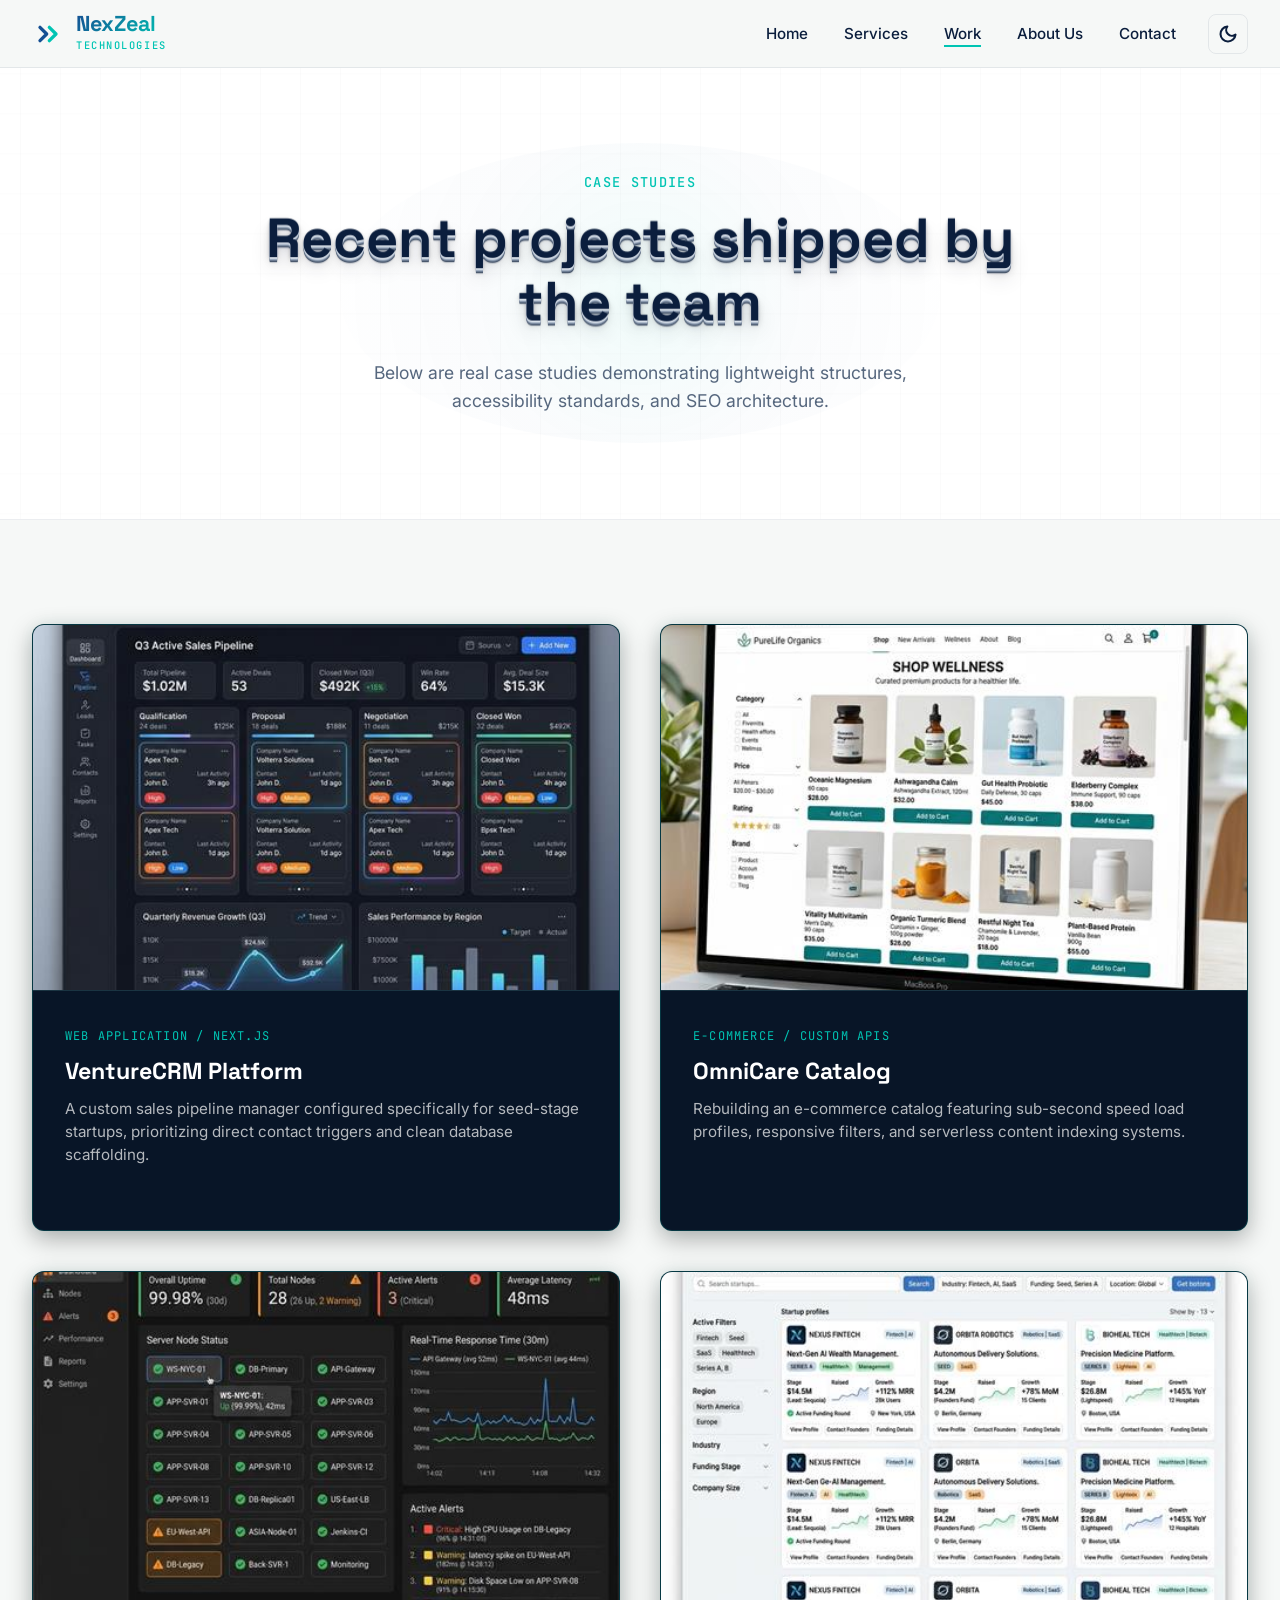
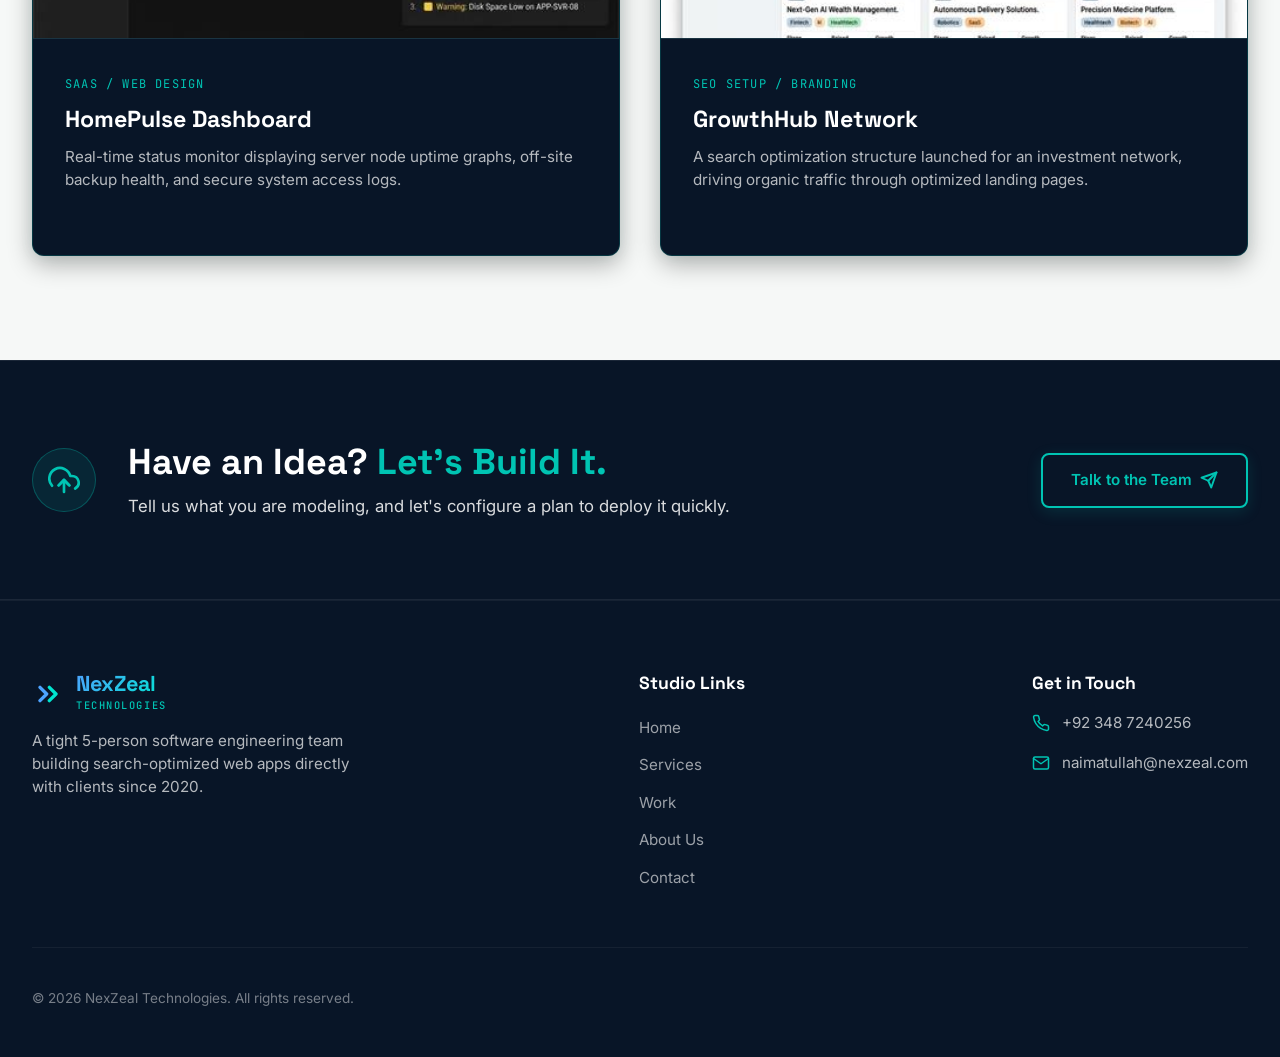
<file: work.html>
<!DOCTYPE html>
<html lang="en">
<head>
    <meta charset="UTF-8">
    <meta name="viewport" content="width=device-width, initial-scale=1.0">
    <title>Our Work — NexZeal Technologies Portfolio</title>
    <meta name="description" content="Explore portfolio case studies and digital systems launched by NexZeal Technologies since 2020.">
    <!-- CSS Link -->
    <link rel="stylesheet" href="css/main.css?v=1.2.14">
    <script>
        if (localStorage.getItem('theme') === 'dark') {
            document.documentElement.classList.add('dark-theme');
        }
    </script>
</head>
<body>
    <!-- Preloader Overlay -->
    <div id="preloader" class="preloader">
        <div class="preloader-inner">
            <div class="preloader-logo-wrapper">
                <div class="preloader-icon-container">
                    <div class="preloader-logo-icon">
                        <svg viewBox="0 0 24 24" width="24" height="24" stroke="currentColor" stroke-width="2.5" fill="none" stroke-linecap="round" stroke-linejoin="round">
                            <polyline points="13 17 18 12 13 7"></polyline>
                            <polyline points="6 17 11 12 6 7"></polyline>
                        </svg>
                    </div>
                    <div class="preloader-spinner"></div>
                </div>
                <div class="preloader-logo-text">
                    <span class="preloader-logo-main">NexZeal</span>
                    <span class="preloader-logo-sub">TECHNOLOGIES</span>
                </div>
            </div>
        </div>
    </div>

    <!-- ==========================================================================
       A. NAVBAR
       ========================================================================== -->
    <nav class="navbar">
        <div class="container">
            <a href="index.html" class="logo" aria-label="NexZeal Technologies Home">
                <div class="logo-icon">
                    <svg viewBox="0 0 24 24" width="32" height="32" stroke="currentColor" stroke-width="2.5" fill="none" stroke-linecap="round" stroke-linejoin="round">
                        <polyline points="13 17 18 12 13 7"></polyline>
                        <polyline points="6 17 11 12 6 7"></polyline>
                    </svg>
                </div>
                <div class="logo-text">
                    <span class="logo-main">NexZeal</span>
                    <span class="logo-sub">TECHNOLOGIES</span>
                </div>
            </a>
            
            <ul class="nav-menu">
                <li><a href="index.html" class="nav-link">Home</a></li>
                <li><a href="services.html" class="nav-link">Services</a></li>
                <li><a href="work.html" class="nav-link active">Work</a></li>
                <li><a href="about.html" class="nav-link">About Us</a></li>
                <li><a href="contact.html" class="nav-link">Contact</a></li>
            </ul>

            <div class="nav-actions">
                <button class="theme-toggle-btn" aria-label="Toggle Light/Dark Theme">
                    <svg class="moon-icon" viewBox="0 0 24 24" width="20" height="20" stroke="currentColor" stroke-width="2.5" fill="none" stroke-linecap="round" stroke-linejoin="round">
                        <path d="M21 12.79A9 9 0 1 1 11.21 3 7 7 0 0 0 21 12.79z"></path>
                    </svg>
                    <svg class="sun-icon" viewBox="0 0 24 24" width="20" height="20" stroke="currentColor" stroke-width="2.5" fill="none" stroke-linecap="round" stroke-linejoin="round">
                        <circle cx="12" cy="12" r="5"></circle>
                        <line x1="12" y1="1" x2="12" y2="3"></line>
                        <line x1="12" y1="21" x2="12" y2="23"></line>
                        <line x1="4.22" y1="4.22" x2="5.64" y2="5.64"></line>
                        <line x1="18.36" y1="18.36" x2="19.78" y2="19.78"></line>
                        <line x1="1" y1="12" x2="3" y2="12"></line>
                        <line x1="21" y1="12" x2="23" y2="12"></line>
                        <line x1="4.22" y1="19.78" x2="5.64" y2="18.36"></line>
                        <line x1="18.36" y1="5.64" x2="19.78" y2="4.22"></line>
                    </svg>
                </button>
                <button class="menu-toggle" aria-label="Toggle navigation menu" aria-expanded="false">
                    <svg viewBox="0 0 24 24" width="28" height="28" stroke="currentColor" stroke-width="2" fill="none" stroke-linecap="round" stroke-linejoin="round">
                        <line x1="3" y1="12" x2="21" y2="12"></line>
                        <line x1="3" y1="6" x2="21" y2="6"></line>
                        <line x1="3" y1="18" x2="21" y2="18"></line>
                    </svg>
                </button>
            </div>
        </div>
    </nav>

    <!-- ==========================================================================
       B. PAGE HEADER
       ========================================================================== -->
    <header class="inner-header">
        <div class="container" style="text-align: center;">
            <span class="section-eyebrow">CASE STUDIES</span>
            <h1 class="section-title inner-page-title reveal">Recent projects shipped by the team</h1>
            <p class="section-subtext reveal" style="max-width: 600px; margin: 0 auto;">Below are real case studies demonstrating lightweight structures, accessibility standards, and SEO architecture.</p>
        </div>
    </header>

    <!-- ==========================================================================
       C. PORTFOLIO SHOWCASE GRID
       ========================================================================== -->
    <main class="section-padding">
        <div class="container">
            <div class="work-grid">
                
                <!-- Project 1 -->
                <div class="work-card reveal">
                    <div class="work-thumbnail">
                        <img src="img/project_crm.jpg" alt="VentureCRM Platform" class="project-img">
                    </div>
                    <div class="work-info">
                        <span class="work-tag">Web Application / Next.js</span>
                        <h2 class="work-title">VentureCRM Platform</h2>
                        <p class="work-desc">A custom sales pipeline manager configured specifically for seed-stage startups, prioritizing direct contact triggers and clean database scaffolding.</p>

                    </div>
                </div>

                <!-- Project 2 -->
                <div class="work-card reveal">
                    <div class="work-thumbnail">
                        <img src="img/project_catalog.jpg" alt="OmniCare Catalog" class="project-img">
                    </div>
                    <div class="work-info">
                        <span class="work-tag">E-Commerce / Custom APIs</span>
                        <h2 class="work-title">OmniCare Catalog</h2>
                        <p class="work-desc">Rebuilding an e-commerce catalog featuring sub-second speed load profiles, responsive filters, and serverless content indexing systems.</p>

                    </div>
                </div>

                <!-- Project 3 -->
                <div class="work-card reveal">
                    <div class="work-thumbnail">
                        <img src="img/project_pulse.jpg" alt="HomePulse Dashboard" class="project-img">
                    </div>
                    <div class="work-info">
                        <span class="work-tag">SaaS / Web Design</span>
                        <h2 class="work-title">HomePulse Dashboard</h2>
                        <p class="work-desc">Real-time status monitor displaying server node uptime graphs, off-site backup health, and secure system access logs.</p>

                    </div>
                </div>

                <!-- Project 4 -->
                <div class="work-card reveal">
                    <div class="work-thumbnail">
                        <img src="img/project_growthhub.jpg" alt="GrowthHub Network" class="project-img">
                    </div>
                    <div class="work-info">
                        <span class="work-tag">SEO Setup / Branding</span>
                        <h2 class="work-title">GrowthHub Network</h2>
                        <p class="work-desc">A search optimization structure launched for an investment network, driving organic traffic through optimized landing pages.</p>

                    </div>
                </div>

            </div>
        </div>
    </main>

    <!-- ==========================================================================
       D. CTA BANNER
       ========================================================================== -->
    <section class="cta-banner">
        <div class="container">
            <div class="cta-box">
                <div class="cta-content-wrapper">
                    <div class="cta-badge-icon">
                        <svg viewBox="0 0 24 24" width="32" height="32" stroke="currentColor" stroke-width="2" fill="none" stroke-linecap="round" stroke-linejoin="round">
                            <polyline points="16 16 12 12 8 16"></polyline>
                            <line x1="12" y1="12" x2="12" y2="21"></line>
                            <path d="M20.39 18.39A5 5 0 0 0 18 9h-1.26A8 8 0 1 0 3 16.3"></path>
                            <polyline points="16 16 12 12 8 16"></polyline>
                        </svg>
                    </div>
                    <div class="cta-content">
                        <h2>Have an Idea? <span class="text-teal">Let's Build It.</span></h2>
                        <p>Tell us what you are modeling, and let's configure a plan to deploy it quickly.</p>
                    </div>
                </div>
                <a href="contact.html" class="btn btn-primary">
                    Talk to the Team
                    <svg viewBox="0 0 24 24" width="18" height="18" stroke="currentColor" stroke-width="2.5" fill="none" stroke-linecap="round" stroke-linejoin="round">
                        <line x1="22" y1="2" x2="11" y2="13"></line>
                        <polygon points="22 2 15 22 11 13 2 9 22 2"></polygon>
                    </svg>
                </a>
            </div>
        </div>
    </section>

    <!-- ==========================================================================
       E. FOOTER
       ========================================================================== -->
    <footer class="footer">
        <div class="container">
            <div class="footer-top">
                <div class="footer-brand">
                    <a href="index.html" class="logo">
                        <div class="logo-icon">
                            <svg viewBox="0 0 24 24" width="32" height="32" stroke="currentColor" stroke-width="2.5" fill="none" stroke-linecap="round" stroke-linejoin="round">
                                <polyline points="13 17 18 12 13 7"></polyline>
                                <polyline points="6 17 11 12 6 7"></polyline>
                            </svg>
                        </div>
                        <div class="logo-text">
                            <span class="logo-main">NexZeal</span>
                            <span class="logo-sub">TECHNOLOGIES</span>
                        </div>
                    </a>
                    <p class="footer-desc">A tight 5-person software engineering team building search-optimized web apps directly with clients since 2020.</p>
                </div>
                
                <div class="footer-links-col">
                    <h4 class="footer-links-title">Studio Links</h4>
                    <ul class="footer-links-list">
                        <li class="footer-link-item"><a href="index.html">Home</a></li>
                        <li class="footer-link-item"><a href="services.html">Services</a></li>
                        <li class="footer-link-item"><a href="work.html">Work</a></li>
                        <li class="footer-link-item"><a href="about.html">About Us</a></li>
                        <li class="footer-link-item"><a href="contact.html">Contact</a></li>
                    </ul>
                </div>

                <div class="footer-contact-info">
                    <h4 class="footer-links-title">Get in Touch</h4>
                    <div class="footer-contact-item">
                        <svg viewBox="0 0 24 24" width="18" height="18" stroke="currentColor" stroke-width="2" fill="none" stroke-linecap="round" stroke-linejoin="round">
                            <path d="M22 16.92v3a2 2 0 0 1-2.18 2 19.79 19.79 0 0 1-8.63-3.07 19.5 19.5 0 0 1-6-6 19.79 19.79 0 0 1-3.07-8.67A2 2 0 0 1 4.11 2h3a2 2 0 0 1 2 1.72 12.84 12.84 0 0 0 .7 2.81 2 2 0 0 1-.45 2.11L8.09 9.91a16 16 0 0 0 6 6l1.27-1.27a2 2 0 0 1 2.11-.45 12.84 12.84 0 0 0 2.81.7A2 2 0 0 1 22 16.92z"></path>
                        </svg>
                        <span>+92 348 7240256</span>
                    </div>
                    <div class="footer-contact-item">
                        <svg viewBox="0 0 24 24" width="18" height="18" stroke="currentColor" stroke-width="2" fill="none" stroke-linecap="round" stroke-linejoin="round">
                            <path d="M4 4h16c1.1 0 2 .9 2 2v12c0 1.1-.9 2-2 2H4c-1.1 0-2-.9-2-2V6c0-1.1.9-2 2-2z"></path>
                            <polyline points="22,6 12,13 2,6"></polyline>
                        </svg>
                        <span>naimatullah@nexzeal.com</span>
                    </div>
                </div>
            </div>

            <div class="footer-bottom">
                <p>&copy; 2026 NexZeal Technologies. All rights reserved.</p>
            </div>
        </div>
    </footer>

    <!-- Script File -->
    <script src="js/main.js?v=1.2.14"></script>
</body>
</html>
</file>
<file: css/main.css>
/* ==========================================================================
   NEXZEAL TECHNOLOGIES - DESIGN SYSTEM & LAYOUTS
   ========================================================================== */

/* Typography Import */
@import url('https://fonts.googleapis.com/css2?family=Space+Grotesk:wght@600;700&family=Inter:wght@400;500;600&family=JetBrains+Mono:wght@400;500&display=swap');

:root {
    /* Color Tokens */
    --color-brand-blue: #154f93;
    --color-brand-teal: #00c4b3;
    --brand-gradient: linear-gradient(135deg, var(--color-brand-blue) 0%, var(--color-brand-teal) 100%);

    --color-navy-ink: #0B1E3D;
    --color-navy-deep: #081527;
    --color-teal: var(--color-brand-teal);
    --color-teal-bright: #00e5d0;
    --color-paper: #F6F8F7;
    --color-mist: #E6F9F7;
    --color-light-blue: #E8F1FC;
    --color-slate: #56677E;
    --color-white: #FFFFFF;
    --border-color: rgba(11, 30, 61, 0.08);

    /* Fonts */
    --font-heading: 'Space Grotesk', sans-serif;
    --font-body: 'Inter', sans-serif;
    --font-mono: 'JetBrains Mono', monospace;

    /* Spacing & Borders */
    --radius-lg: 12px;
    --radius-md: 8px;
    --radius-circle: 50%;
    
    /* Shadows */
    --shadow-sm: 0 4px 12px rgba(11, 30, 61, 0.02);
    --shadow-md: 0 10px 30px rgba(11, 30, 61, 0.05);
    --shadow-lg: 0 20px 40px rgba(11, 30, 61, 0.08);

    /* Spacing & Transitions */
    --transition: all 0.3s cubic-bezier(0.16, 1, 0.3, 1);
}

/* Dark Theme Variables */
.dark-theme {
    --color-paper: #081527;
    --color-white: #0B1E3D;
    --color-navy-ink: #FFFFFF;
    --color-navy-deep: #030A14;
    --color-mist: rgba(0, 196, 179, 0.12);
    --color-light-blue: #0E2954;
    --color-slate: #A0B0C5;
    --border-color: rgba(255, 255, 255, 0.12);
}

/* Base Resets */
*, *::before, *::after {
    box-sizing: border-box;
    margin: 0;
    padding: 0;
}

html {
    scroll-behavior: smooth;
    font-size: 16px;
    -webkit-font-smoothing: antialiased;
    background-color: var(--color-paper);
    max-width: 100%;
    overflow-x: hidden;
}

body {
    font-family: var(--font-body);
    background-color: var(--color-paper);
    color: var(--color-navy-ink);
    line-height: 1.6;
    max-width: 100%;
    overflow-x: hidden;
}

/* Typography & Links */
h1, h2, h3, h4, h5, h6 {
    font-family: var(--font-heading);
    font-weight: 700;
    color: var(--color-navy-ink);
    line-height: 1.2;
}

a {
    color: inherit;
    text-decoration: none;
    transition: var(--transition);
}

img {
    max-width: 100%;
    height: auto;
    display: block;
}

.text-teal {
    color: var(--color-teal);
}

/* Layout Container */
.container {
    width: 100%;
    max-width: 1280px;
    margin: 0 auto;
    padding: 0 2rem;
}

.section-padding {
    padding: 6.5rem 0;
}

.section-header {
    text-align: center;
    max-width: 700px;
    margin: 0 auto 4rem auto;
}

.section-eyebrow {
    font-family: var(--font-mono);
    font-size: 0.85rem;
    font-weight: 500;
    color: var(--color-teal);
    text-transform: uppercase;
    letter-spacing: 0.1em;
    margin-bottom: 0.75rem;
    display: block;
}

.section-title {
    font-size: 2.5rem;
    margin-bottom: 1.25rem;
}

.section-subtext {
    font-size: 1.1rem;
    color: var(--color-slate);
}

/* Buttons */
.btn {
    display: inline-flex;
    align-items: center;
    justify-content: center;
    font-family: var(--font-body);
    font-weight: 600;
    font-size: 0.95rem;
    padding: 0.85rem 1.75rem;
    border-radius: var(--radius-md);
    border: 2px solid transparent;
    cursor: pointer;
    transition: var(--transition);
    gap: 0.5rem;
}

.btn-primary {
    background: #081527;
    color: #00c4b3;
    border: 2px solid #00c4b3;
    box-shadow: 0 4px 15px rgba(0, 196, 179, 0.15);
}

.btn-primary:hover, .btn-primary:focus {
    background: #00c4b3;
    color: #081527;
    box-shadow: 0 8px 25px rgba(0, 196, 179, 0.35);
    transform: translateY(-2px);
    outline: none;
}

.btn-secondary {
    background-color: #081527;
    border: 2px solid #00c4b3;
    color: #00c4b3;
    box-shadow: 0 4px 15px rgba(0, 196, 179, 0.15);
}

.btn-secondary:hover, .btn-secondary:focus {
    background-color: #00c4b3;
    color: #081527;
    box-shadow: 0 8px 25px rgba(0, 196, 179, 0.35);
    transform: translateY(-2px);
    outline: none;
}

.btn-ghost {
    background-color: transparent;
    color: #00c4b3;
    border-color: transparent;
}

.btn-ghost:hover, .btn-ghost:focus {
    color: #00e5d0;
    outline: none;
}

/* Keyboard Accessibility */
a:focus-visible, button:focus-visible, input:focus-visible, textarea:focus-visible {
    outline: 3px solid var(--color-teal);
    outline-offset: 3px;
}

/* ==========================================================================
   ANIMATIONS & TRANSITIONS (SCROLL & HOVER)
   ========================================================================== */
.reveal {
    opacity: 0;
    transform: translateY(20px);
    transition: opacity 0.6s cubic-bezier(0.16, 1, 0.3, 1), transform 0.6s cubic-bezier(0.16, 1, 0.3, 1);
}

.reveal.revealed {
    opacity: 1;
    transform: translateY(0);
}

/* Page Section Scroll Reveal Animations */
.section-reveal {
    opacity: 0;
    transition: opacity 1.2s cubic-bezier(0.16, 1, 0.3, 1);
}

.section-reveal > * {
    transform: translateY(15px);
    transition: transform 1.2s cubic-bezier(0.16, 1, 0.3, 1);
}

.section-reveal.section-revealed {
    opacity: 1;
}

.section-reveal.section-revealed > * {
    transform: translateY(0);
}

/* Typing cursor animation */
.typing-cursor {
    color: var(--color-teal);
    margin-left: 2px;
    animation: blink-cursor 0.8s step-end infinite;
    font-weight: 300;
    display: inline-block;
}

@keyframes blink-cursor {
    from, to { opacity: 1; }
    50% { opacity: 0; }
}

/* Hero entrance orchestrations */
.hero-animate-title {
    opacity: 0;
    transform: translateY(15px);
    animation: heroFadeIn 0.6s cubic-bezier(0.16, 1, 0.3, 1) forwards;
}

.hero-animate-text {
    opacity: 0;
    transform: translateY(15px);
    animation: heroFadeIn 0.6s cubic-bezier(0.16, 1, 0.3, 1) forwards;
    animation-delay: 0.15s;
}

.hero-animate-actions {
    opacity: 0;
    transform: translateY(15px);
    animation: heroFadeIn 0.6s cubic-bezier(0.16, 1, 0.3, 1) forwards;
    animation-delay: 0.30s;
}

.hero-animate-terminal {
    opacity: 0;
    transform: translateY(20px);
    animation: heroFadeIn 0.8s cubic-bezier(0.16, 1, 0.3, 1) forwards;
    animation-delay: 0.45s;
}

@keyframes heroFadeIn {
    to {
        opacity: 1;
        transform: translateY(0);
    }
}

/* Inner vector icon scales on hover */
.service-card:hover .service-illustration-wrapper svg,
.work-card:hover .work-thumbnail svg,
.feature-card:hover .feature-icon-box svg {
    transform: scale(1.05);
    transition: var(--transition);
}

/* Reduced Motion Override */
@media (prefers-reduced-motion: reduce) {
    .reveal, .section-reveal, .hero-animate-title, .hero-animate-text, .hero-animate-actions, .hero-animate-terminal {
        opacity: 1 !important;
        transform: none !important;
        animation: none !important;
        transition: none !important;
    }
}

/* ==========================================================================
   NAVIGATION BAR
   ========================================================================== */
.navbar {
    height: 68px;
    background-color: var(--color-paper);
    border-bottom: 1px solid var(--border-color);
    position: sticky;
    top: 0;
    z-index: 100;
}

.navbar .container {
    height: 100%;
    display: flex;
    align-items: center;
    justify-content: space-between;
}

/* Wordmark Logo */
.logo {
    display: flex;
    align-items: center;
    gap: 0.75rem;
    transition: transform 0.3s ease;
}

.logo:hover .logo-icon svg {
    transform: translateX(4px) scale(1.1);
}

.logo-icon {
    width: 32px;
    height: 32px;
    display: flex;
    align-items: center;
    justify-content: center;
}

.logo-icon svg {
    transition: transform 0.3s cubic-bezier(0.175, 0.885, 0.32, 1.275);
}

.logo-icon svg polyline:first-child {
    stroke: var(--color-brand-teal);
    transition: stroke 0.3s ease;
}

.logo-icon svg polyline:last-child {
    stroke: var(--color-brand-blue);
    transition: stroke 0.3s ease;
}

.logo:hover .logo-icon svg polyline:first-child {
    stroke: var(--color-teal-bright);
}

.logo:hover .logo-icon svg polyline:last-child {
    stroke: var(--color-light-blue);
}

.logo-text {
    display: flex;
    flex-direction: column;
}

.logo-main {
    font-family: var(--font-heading);
    font-size: 1.35rem;
    font-weight: 700;
    background: var(--brand-gradient);
    -webkit-background-clip: text;
    -webkit-text-fill-color: transparent;
    line-height: 1;
}

.logo-sub {
    font-family: var(--font-mono);
    font-size: 0.65rem;
    font-weight: 500;
    color: var(--color-teal);
    letter-spacing: 0.15em;
    margin-top: 0.15rem;
}

/* Brighter Logo for Dark Theme and Footer (always dark background) */
.dark-theme .logo-main,
.footer .logo-main {
    background: linear-gradient(135deg, #4da3ff 0%, #00e5d0 100%);
    -webkit-background-clip: text;
    -webkit-text-fill-color: transparent;
}

.dark-theme .logo-icon svg polyline:first-child,
.footer .logo-icon svg polyline:first-child {
    stroke: #00e5d0;
}

.dark-theme .logo-icon svg polyline:last-child,
.footer .logo-icon svg polyline:last-child {
    stroke: #4da3ff;
}

.dark-theme .logo:hover .logo-icon svg polyline:first-child,
.footer .logo:hover .logo-icon svg polyline:first-child {
    stroke: #ffffff;
}

.dark-theme .logo:hover .logo-icon svg polyline:last-child,
.footer .logo:hover .logo-icon svg polyline:last-child {
    stroke: #73b6ff;
}

/* Nav Menu Links */
.nav-menu {
    display: flex;
    align-items: center;
    list-style: none;
    gap: 2.25rem;
    margin-left: auto;
    margin-right: 2rem;
}

.nav-link {
    font-weight: 500;
    font-size: 0.95rem;
    color: var(--color-navy-ink);
    position: relative;
    padding: 0.25rem 0;
}

.nav-link::after {
    content: '';
    position: absolute;
    bottom: 0;
    left: 0;
    width: 0;
    height: 2px;
    background-color: var(--color-teal);
    transition: var(--transition);
}

.nav-link:hover::after, .nav-link.active::after {
    width: 100%;
}

.nav-actions {
    display: flex;
    align-items: center;
    gap: 1.5rem;
}

.menu-toggle {
    display: none;
    background: none;
    border: none;
    cursor: pointer;
    color: var(--color-navy-ink);
}

/* ==========================================================================
   HERO SECTION
   ========================================================================== */
.hero-section {
    padding: 2.5rem 0 4.5rem 0;
    position: relative;
    overflow: hidden;
    background-image: linear-gradient(rgba(255, 255, 255, 0.92), rgba(244, 246, 249, 0.96)), url('../img/hero_background.png');
    background-size: cover;
    background-position: center;
    background-repeat: no-repeat;
    transition: background 0.3s ease;
    border-bottom: 1px solid rgba(11, 30, 61, 0.08);
    perspective: 1000px;
    transform-style: preserve-3d;
}

.dark-theme .hero-section {
    background-image: linear-gradient(rgba(4, 10, 21, 0.88), rgba(4, 10, 21, 0.96)), url('../img/hero_background.png');
    border-bottom: 1px solid rgba(0, 196, 179, 0.15);
}

.hero-particles-canvas {
    position: absolute;
    top: 0;
    left: 0;
    width: 100%;
    height: 100%;
    z-index: 1;
    pointer-events: none;
}

.hero-section .container {
    position: relative;
    z-index: 2;
}

.hero-grid {
    display: grid;
    grid-template-columns: 1.1fr 0.9fr;
    gap: 4rem;
    align-items: center;
}

.hero-content {
    display: flex;
    flex-direction: column;
    align-items: flex-start;
}

.hero-eyebrow {
    font-family: var(--font-mono);
    font-size: 0.85rem;
    font-weight: 500;
    color: var(--color-teal);
    margin-bottom: 1.25rem;
    letter-spacing: 0.05em;
    display: flex;
    align-items: center;
    gap: 0.5rem;
}

.hero-title {
    font-size: 3.5rem;
    line-height: 1.15;
    margin-bottom: 1.5rem;
    letter-spacing: -0.01em;
    color: var(--color-navy-ink);
    transform-style: preserve-3d;
    transform: translateZ(30px) rotateX(8deg);
    transition: transform 0.8s cubic-bezier(0.16, 1, 0.3, 1), text-shadow 0.8s cubic-bezier(0.16, 1, 0.3, 1);
    cursor: default;
    display: inline-block;
    
    /* 3D volumetric light mode shadow stack */
    text-shadow: 
        0 1px 0 #e2e8f0,
        0 2px 0 #cbd5e1,
        0 3px 0 #94a3b8,
        0 4px 0 #64748b,
        0 5px 0 #475569,
        0 6px 1px rgba(11, 30, 61, 0.1),
        0 0 5px rgba(11, 30, 61, 0.05),
        0 1px 3px rgba(11, 30, 61, 0.15),
        0 3px 5px rgba(11, 30, 61, 0.12),
        0 6px 10px rgba(11, 30, 61, 0.12),
        0 12px 20px rgba(11, 30, 61, 0.12);
}

.dark-theme .hero-title {
    color: #ffffff;
    /* 3D volumetric dark mode shadow stack with a subtle teal/blue glow */
    text-shadow: 
        0 1px 0 rgba(0, 196, 179, 0.35),
        0 2px 0 rgba(0, 196, 179, 0.3),
        0 3px 0 rgba(0, 196, 179, 0.25),
        0 4px 0 rgba(21, 79, 147, 0.35),
        0 5px 0 rgba(21, 79, 147, 0.35),
        0 6px 0 rgba(21, 79, 147, 0.25),
        0 7px 1px rgba(0, 0, 0, 0.4),
        0 0 10px rgba(0, 196, 179, 0.15),
        0 1px 4px rgba(0, 0, 0, 0.5),
        0 4px 8px rgba(0, 0, 0, 0.4),
        0 8px 16px rgba(0, 0, 0, 0.4),
        0 16px 25px rgba(0, 196, 179, 0.2);
}

/* Fluid mouse tracking responsiveness */
.hero-section:hover .hero-title {
    transition: transform 0.15s cubic-bezier(0.25, 0.8, 0.25, 1), text-shadow 0.15s cubic-bezier(0.25, 0.8, 0.25, 1);
}

/* Word-by-word Hero Title reveal */
.hero-title span {
    display: inline-block;
    opacity: 0;
    transform: translateY(20px);
    animation: wordReveal 0.6s cubic-bezier(0.16, 1, 0.3, 1) forwards;
}

.hero-title span:nth-child(1) { animation-delay: 0.05s; }
.hero-title span:nth-child(2) { animation-delay: 0.12s; }
.hero-title span:nth-child(3) { animation-delay: 0.19s; }
.hero-title span:nth-child(4) { animation-delay: 0.26s; }
.hero-title span:nth-child(5) { animation-delay: 0.33s; }
.hero-title span:nth-child(6) { animation-delay: 0.40s; }

@keyframes wordReveal {
    to {
        opacity: 1;
        transform: translateY(0);
    }
}

.hero-subtext {
    font-size: 1.2rem;
    color: #475569; /* high contrast Slate-600 for light theme */
    margin-bottom: 2.5rem;
    max-width: 580px;
}

.dark-theme .hero-subtext {
    color: #f8fafc; /* super bright Slate-50 for dark theme */
}

.hero-actions {
    display: flex;
    align-items: center;
    gap: 1.25rem;
}

/* Right Illustration Component */
.hero-illustration-wrapper {
    position: relative;
    width: 100%;
    height: 480px;
    display: flex;
    align-items: center;
    justify-content: center;
    perspective: 1200px;
    transform-style: preserve-3d;
}

/* Beautiful Custom Isometric Vector Scene */
.isometric-scene {
    width: 100%;
    height: 100%;
    position: relative;
    transform-style: preserve-3d;
    transform: rotateY(-18deg) rotateX(12deg) rotateZ(1deg);
    animation: float3D 6s ease-in-out infinite;
    transition: transform 0.6s cubic-bezier(0.16, 1, 0.3, 1);
}

.isometric-scene:hover {
    transform: rotateY(-6deg) rotateX(6deg) rotateZ(0deg);
}

.scene-layer {
    position: absolute;
    transition: var(--transition);
    transform-style: preserve-3d;
}

/* 3D Floating Animation */
@keyframes float3D {
    0%, 100% { transform: rotateY(-18deg) rotateX(12deg) rotateZ(1deg) translateY(0); }
    50% { transform: rotateY(-18deg) rotateX(12deg) rotateZ(1deg) translateY(-15px); }
}

@keyframes float {
    0%, 100% { transform: translateY(0); }
    50% { transform: translateY(-12px); }
}

.scene-rocket {
    width: 160px;
    height: 160px;
    top: 15%;
    right: 15%;
    z-index: 3;
    animation: float 5s ease-in-out infinite;
}

.scene-device {
    width: 280px;
    bottom: 10%;
    left: 5%;
    z-index: 2;
    transform: translateZ(30px);
    filter: drop-shadow(0 25px 50px rgba(0, 196, 179, 0.15));
}

.scene-code-block {
    width: 220px;
    top: 25%;
    left: 15%;
    z-index: 1;
    animation: float 6s ease-in-out infinite 0.5s;
    transform: translateZ(10px);
}

.floating-badge {
    position: absolute;
    background: var(--color-navy-ink);
    color: var(--color-white);
    border: 1px solid rgba(23, 191, 174, 0.25);
    border-radius: var(--radius-lg);
    padding: 0.55rem 1rem;
    font-family: var(--font-heading);
    font-weight: 600;
    font-size: 0.78rem;
    display: flex;
    align-items: center;
    gap: 0.4rem;
    bottom: 9%;
    left: 50%;
    right: auto;
    box-shadow: 0 12px 28px rgba(0, 196, 179, 0.2);
    z-index: 4;
    transform: translateX(-50%) translateZ(80px);
    transition: transform 0.3s ease, box-shadow 0.3s ease;
}

.floating-badge:hover {
    transform: translateX(-50%) translateZ(100px) scale(1.05);
    box-shadow: 0 16px 32px rgba(0, 196, 179, 0.3);
}

.floating-badge svg {
    color: var(--color-teal);
    animation: spin 8s linear infinite;
}

@keyframes spin {
    to { transform: rotate(360deg); }
}

/* ==========================================================================
   SERVICES TICKER STRIP (MARQUEE)
   ========================================================================== */
.services-ticker-strip {
    width: 100%;
    background-color: #081527;
    border-top: 1px solid rgba(0, 196, 179, 0.25);
    border-bottom: 1px solid rgba(0, 196, 179, 0.25);
    overflow: hidden;
    padding: 1.1rem 0;
    display: flex;
    align-items: center;
    position: relative;
    z-index: 10;
}

.ticker-track {
    display: flex;
    align-items: center;
    width: max-content;
    animation: marquee-scroll 55s linear infinite;
}

.ticker-track:hover {
    animation-play-state: paused;
}

.ticker-item {
    color: #ffffff;
    font-weight: 700;
    font-size: 1.05rem;
    letter-spacing: 1.5px;
    padding: 0 6rem;
    user-select: none;
    font-family: var(--font-mono);
    white-space: nowrap;
    flex-shrink: 0;
}

.ticker-separator {
    display: flex;
    align-items: center;
    justify-content: center;
}

.ticker-dot-glow {
    width: 8px;
    height: 8px;
    background-color: #00c4b3;
    border-radius: 50%;
    box-shadow: 0 0 10px #00c4b3, 0 0 20px #00c4b3;
    display: inline-block;
}

@keyframes marquee-scroll {
    0% {
        transform: translateX(0);
    }
    100% {
        transform: translateX(-33.3333%);
    }
}

/* ==========================================================================
   TRUSTED BY BRAND STRIP
   ========================================================================== */
.trusted-strip {
    background-color: var(--color-white);
    border-top: 1px solid var(--border-color);
    border-bottom: 1px solid var(--border-color);
    padding: 3.5rem 0;
    text-align: center;
}

.trusted-title {
    font-family: var(--font-mono);
    font-size: 0.75rem;
    color: var(--color-slate);
    text-transform: uppercase;
    letter-spacing: 0.1em;
    margin-bottom: 1.75rem;
}

.trusted-logos {
    display: grid;
    grid-template-columns: repeat(4, 1fr);
    gap: 1.5rem;
}

.trusted-card {
    background: #081527;
    color: #00c4b3;
    border: 2px solid rgba(0, 196, 179, 0.3);
    border-radius: var(--radius-md);
    padding: 1.5rem;
    font-family: var(--font-heading);
    font-weight: 700;
    font-size: 1.2rem;
    text-align: center;
    transition: transform 0.4s cubic-bezier(0.175, 0.885, 0.32, 1.275), box-shadow 0.3s ease, border-color 0.3s ease, background 0.3s ease, color 0.3s ease;
    box-shadow: 0 6px 20px rgba(0, 196, 179, 0.1);
    display: flex;
    align-items: center;
    justify-content: center;
}

.trusted-card:hover {
    transform: translateY(-8px) scale(1.03);
    background: #00c4b3;
    border-color: #00c4b3;
    color: #081527;
    box-shadow: 0 20px 35px rgba(0, 196, 179, 0.3);
}

.dark-theme .trusted-card {
    background: #081527;
    color: #00c4b3;
    border-color: rgba(0, 196, 179, 0.3);
}

.dark-theme .trusted-card:hover {
    background: #00c4b3;
    border-color: #00c4b3;
    color: #081527;
    box-shadow: 0 20px 35px rgba(0, 196, 179, 0.45);
}


/* ==========================================================================
   FEATURE STRIP
   ========================================================================== */
.feature-strip {
    background-color: var(--color-paper);
    padding: 6rem 0 5rem;
}

.feature-grid {
    display: grid;
    grid-template-columns: repeat(4, 1fr);
    gap: 2rem;
}

.feature-card {
    background: #081527;
    color: #00c4b3;
    border: 1px solid rgba(0, 196, 179, 0.2);
    border-bottom: 4px solid #00c4b3;
    border-radius: var(--radius-lg);
    padding: 2.25rem 2rem;
    box-shadow: 0 8px 25px rgba(0, 0, 0, 0.3), 0 0 15px rgba(0, 196, 179, 0.08);
    transition: var(--transition);
    text-align: center;
}

.feature-card:hover {
    transform: translateY(-8px);
    border-color: rgba(0, 196, 179, 0.6);
    border-bottom-color: #00e5d0;
    box-shadow: 
        0 20px 40px rgba(0, 0, 0, 0.4), 
        0 0 25px rgba(0, 196, 179, 0.2);
}

.feature-icon-box {
    width: 56px;
    height: 56px;
    border-radius: var(--radius-circle);
    background-color: rgba(255, 255, 255, 0.12);
    display: flex;
    align-items: center;
    justify-content: center;
    margin: 0 auto 1.5rem;
    transition: var(--transition);
}

.feature-svg-icon {
    width: 28px;
    height: 28px;
    transition: var(--transition);
}

/* Vibrant stroke colors for high contrast against dark gradient background */
.feature-grid .feature-card:nth-child(1) .feature-svg-icon {
    stroke: #ff7b5c !important; /* warm coral */
}
.feature-grid .feature-card:nth-child(2) .feature-svg-icon {
    stroke: #38bdf8 !important; /* sky blue */
}
.feature-grid .feature-card:nth-child(3) .feature-svg-icon {
    stroke: #fbbf24 !important; /* golden amber */
}
.feature-grid .feature-card:nth-child(4) .feature-svg-icon {
    stroke: #f43f5e !important; /* bright rose */
}

/* Feature Icon Box Hover States (Vibrant background + Matching outer glow) */
.feature-grid .feature-card:nth-child(1):hover .feature-icon-box {
    background-color: #ff7b5c;
    box-shadow: 0 0 20px rgba(255, 123, 92, 0.6);
}
.feature-grid .feature-card:nth-child(1):hover .feature-svg-icon {
    stroke: #ffffff !important;
    transform: scale(1.1);
}

.feature-grid .feature-card:nth-child(2):hover .feature-icon-box {
    background-color: #38bdf8;
    box-shadow: 0 0 20px rgba(56, 189, 248, 0.6);
}
.feature-grid .feature-card:nth-child(2):hover .feature-svg-icon {
    stroke: var(--color-navy-deep) !important;
    transform: scale(1.1);
}

.feature-grid .feature-card:nth-child(3):hover .feature-icon-box {
    background-color: #fbbf24;
    box-shadow: 0 0 20px rgba(251, 191, 36, 0.6);
}
.feature-grid .feature-card:nth-child(3):hover .feature-svg-icon {
    stroke: var(--color-navy-deep) !important;
    transform: scale(1.1);
}

.feature-grid .feature-card:nth-child(4):hover .feature-icon-box {
    background-color: #f43f5e;
    box-shadow: 0 0 20px rgba(244, 63, 94, 0.6);
}
.feature-grid .feature-card:nth-child(4):hover .feature-svg-icon {
    stroke: #ffffff !important;
    transform: scale(1.1);
}

.feature-card h3 {
    font-size: 1.25rem;
    margin-bottom: 0.75rem;
    color: #00c4b3;
    transition: var(--transition);
}

.feature-card p {
    font-size: 0.95rem;
    color: rgba(0, 196, 179, 0.75);
    line-height: 1.5;
    transition: var(--transition);
}

/* Clean, premium text animation: slide up slightly and brighten */
.feature-card:hover h3 {
    color: #00e5d0;
    transform: translateY(-3px);
}

.feature-card:hover p {
    color: #00c4b3;
    transform: translateY(-3px);
}

/* ==========================================================================
   HOW WE WORK (PROCESS STRIP)
   ========================================================================== */
.process-section {
    background-color: var(--color-white);
    border-top: 1px solid var(--border-color);
    border-bottom: 1px solid var(--border-color);
}

.process-grid {
    display: grid;
    grid-template-columns: repeat(4, 1fr);
    gap: 2rem;
    position: relative;
}

.process-grid::before {
    content: '';
    position: absolute;
    top: 36px;
    left: 10%;
    right: 10%;
    height: 2px;
    border-top: 2px dashed rgba(23, 191, 174, 0.25);
    z-index: 1;
}

.process-step {
    text-align: center;
    position: relative;
    z-index: 2;
}

.process-num-badge {
    width: 72px;
    height: 72px;
    border-radius: var(--radius-circle);
    background-color: var(--color-paper);
    border: 2px solid var(--color-navy-ink);
    color: var(--color-navy-ink);
    font-family: var(--font-mono);
    font-size: 1.35rem;
    font-weight: 700;
    display: flex;
    align-items: center;
    justify-content: center;
    margin: 0 auto 1.5rem;
    transition: var(--transition);
}

.process-step:hover .process-num-badge {
    background-color: var(--color-navy-ink);
    border-color: var(--color-teal);
    color: var(--color-white);
    transform: scale(1.05);
}

.process-step h3 {
    font-size: 1.25rem;
    margin-bottom: 0.5rem;
}

.process-step p {
    font-size: 0.95rem;
    color: var(--color-slate);
    max-width: 240px;
    margin: 0 auto;
}

/* ==========================================================================
   CLIENT REVIEWS SECTION
   ========================================================================== */
.reviews-section {
    background-color: var(--color-mist);
    border-top: 1px solid var(--border-color);
    border-bottom: 1px solid var(--border-color);
}

.reviews-layout {
    display: grid;
    grid-template-columns: 380px 1fr;
    gap: 3.5rem;
    align-items: start;
}

.reviews-summary-col {
    display: flex;
    flex-direction: column;
    gap: 2rem;
    position: sticky;
    top: 110px;
}

.rating-summary-card {
    background: #081527;
    color: #ffffff;
    border: 1px solid rgba(0, 196, 179, 0.25);
    border-radius: var(--radius-lg);
    padding: 3rem 2rem;
    text-align: center;
    box-shadow: 0 10px 30px rgba(0, 0, 0, 0.4), 0 0 20px rgba(0, 196, 179, 0.05);
    transition: var(--transition);
}

.rating-summary-card:hover {
    transform: translateY(-5px);
    border-color: rgba(0, 196, 179, 0.4);
    box-shadow: 0 15px 40px rgba(0, 0, 0, 0.4), 0 0 30px rgba(0, 196, 179, 0.15);
}

.rating-number-container {
    font-family: var(--font-heading);
    font-size: 5rem;
    font-weight: 700;
    line-height: 1;
    margin-bottom: 0.5rem;
    background: linear-gradient(135deg, #ffffff 0%, #00e5d0 100%);
    -webkit-background-clip: text;
    -webkit-text-fill-color: transparent;
    display: inline-flex;
    align-items: baseline;
    justify-content: center;
}

.rating-plus {
    font-size: 2.5rem;
    color: #00e5d0;
    margin-left: 2px;
}

.rating-stars {
    display: flex;
    justify-content: center;
    gap: 0.35rem;
    font-size: 1.5rem;
    color: #00c4b3;
    margin-bottom: 0.75rem;
}

.rating-count {
    font-family: var(--font-mono);
    font-size: 0.85rem;
    color: var(--color-slate);
    margin-bottom: 1.5rem;
    letter-spacing: 0.05em;
}

.rating-summary-text {
    font-family: var(--font-heading);
    font-size: 1.35rem;
    font-weight: 600;
    line-height: 1.4;
    color: #ffffff;
    margin-bottom: 1.5rem;
}

.rating-avatars {
    display: flex;
    justify-content: center;
    align-items: center;
    margin-top: 1rem;
}

.avatar-overlapping {
    width: 44px;
    height: 44px;
    border-radius: 50%;
    border: 3px solid #081527;
    margin-left: -12px;
    object-fit: cover;
    transition: transform 0.3s ease, margin-left 0.3s ease;
}

.avatar-overlapping:first-child {
    margin-left: 0;
}

.rating-avatars:hover .avatar-overlapping {
    transform: translateX(4px);
    margin-left: -8px;
}

.rating-avatars:hover .avatar-overlapping:first-child {
    transform: none;
    margin-left: 0;
}

/* Trusted logos in reviews sidebar */
.trusted-logos-box {
    text-align: center;
    background: rgba(8, 21, 39, 0.95);
    border: 1px solid rgba(0, 196, 179, 0.2);
    border-radius: var(--radius-lg);
    padding: 2rem 1.5rem;
    box-shadow: 0 8px 25px rgba(0, 0, 0, 0.3);
}

.trusted-logos-title {
    font-family: var(--font-mono);
    font-size: 0.7rem;
    color: #00c4b3;
    text-transform: uppercase;
    letter-spacing: 0.12em;
    margin-bottom: 1.25rem;
}

.trusted-logos-grid {
    display: grid;
    grid-template-columns: repeat(2, 1fr);
    gap: 1rem;
}

.trusted-logos-grid .trusted-card {
    padding: 1rem 0.5rem;
    font-size: 0.95rem;
}

/* Right column layout */
.reviews-content-col {
    display: flex;
    flex-direction: column;
    gap: 2.5rem;
}

.section-header-left {
    text-align: left;
    max-width: 650px;
}

.reviews-list {
    display: flex;
    flex-direction: column;
    gap: 1.5rem;
}

/* Responsive updates for reviews section */
@media (max-width: 991px) {
    .reviews-layout {
        grid-template-columns: 1fr;
        gap: 3rem;
    }
    
    .reviews-summary-col {
        position: static;
        max-width: 500px;
        margin: 0 auto;
        width: 100%;
    }
    
    .section-header-left {
        text-align: center;
        margin: 0 auto;
    }
}

.review-card {
    background: #081527;
    color: #ffffff;
    border: 1px solid rgba(0, 196, 179, 0.2);
    border-radius: var(--radius-lg);
    padding: 2.5rem 2rem;
    box-shadow: 0 8px 25px rgba(0, 0, 0, 0.3), 0 0 15px rgba(0, 196, 179, 0.05);
    display: flex;
    flex-direction: column;
    justify-content: space-between;
    transition: transform 0.5s cubic-bezier(0.175, 0.885, 0.32, 1.275), box-shadow 0.3s ease, border-color 0.3s ease;
    transform-style: preserve-3d;
    perspective: 1000px;
}

.review-card:hover {
    transform: translateY(-12px) rotateX(4deg) rotateY(-3deg) scale(1.01);
    border-color: rgba(0, 196, 179, 0.5);
    box-shadow: 0 20px 40px rgba(0, 0, 0, 0.4), 0 0 30px rgba(0, 196, 179, 0.2);
}

.review-quote {
    font-size: 1rem;
    color: rgba(255, 255, 255, 0.85);
    margin-bottom: 1.75rem;
    line-height: 1.6;
    font-style: italic;
    transition: transform 0.5s cubic-bezier(0.175, 0.885, 0.32, 1.275);
}

.review-author {
    display: flex;
    align-items: center;
    gap: 1rem;
    transition: transform 0.5s cubic-bezier(0.175, 0.885, 0.32, 1.275);
}

.review-card:hover .review-quote {
    transform: translateZ(20px);
}

.review-card:hover .review-author {
    transform: translateZ(25px);
}

.review-avatar {
    width: 48px;
    height: 48px;
    border-radius: var(--radius-circle);
    background-color: rgba(0, 196, 179, 0.15);
    color: #00c4b3;
    font-family: var(--font-heading);
    font-weight: 700;
    font-size: 1rem;
    display: flex;
    align-items: center;
    justify-content: center;
    border: 2px solid rgba(0, 196, 179, 0.4);
    overflow: hidden;
}

.review-avatar img {
    width: 100%;
    height: 100%;
    object-fit: cover;
}

.author-meta h4 {
    font-size: 1rem;
    margin-bottom: 0.15rem;
    color: #00c4b3;
}

.author-meta p {
    font-size: 0.85rem;
    color: rgba(0, 196, 179, 0.65);
}

/* ==========================================================================
   WHAT WE DO (SERVICES GRID)
   ========================================================================== */
.services-section {
    background-color: var(--color-paper);
}

.services-slider-wrapper {
    position: relative;
    overflow: hidden;
    width: 100%;
    padding: 0.5rem 0 1.5rem;
    touch-action: pan-y;
}

.services-track {
    display: flex;
    gap: 2rem;
    transition: transform 0.5s cubic-bezier(0.25, 1, 0.5, 1);
    will-change: transform;
}

.service-card {
    flex: 0 0 calc(33.333% - 1.333rem);
    background: #081527;
    color: #ffffff;
    border: 1px solid rgba(0, 196, 179, 0.2);
    border-radius: var(--radius-lg);
    padding: 2.5rem 2rem;
    position: relative;
    overflow: hidden;
    display: flex;
    flex-direction: column;
    align-items: flex-start;
    transition: var(--transition);
    box-shadow: 0 8px 25px rgba(0, 0, 0, 0.3), 0 0 15px rgba(0, 196, 179, 0.05);
    transform-style: preserve-3d;
    perspective: 1000px;
}

.service-card:hover {
    transform: translateY(-12px) rotateX(4deg) rotateY(-3deg) scale(1.01);
    border-color: rgba(0, 196, 179, 0.5);
    box-shadow: 
        0 20px 40px rgba(0, 0, 0, 0.4), 
        0 0 30px rgba(0, 196, 179, 0.2);
}

.service-illustration-wrapper {
    height: 160px;
    width: 100%;
    display: flex;
    align-items: center;
    justify-content: center;
    background-color: rgba(0, 196, 179, 0.06);
    border-radius: var(--radius-md);
    margin-bottom: 1.75rem;
    overflow: hidden;
    transition: transform 0.5s cubic-bezier(0.175, 0.885, 0.32, 1.275), border-color 0.3s ease;
    border: 1px solid rgba(0, 196, 179, 0.12);
}

.service-illustration-wrapper .service-img {
    width: 100%;
    height: 100%;
    object-fit: cover;
    transition: transform 0.6s cubic-bezier(0.165, 0.84, 0.44, 1);
}

.service-card:hover .service-illustration-wrapper {
    border-color: rgba(0, 196, 179, 0.4);
    transform: translateZ(30px);
}

.service-card:hover .service-illustration-wrapper .service-img {
    transform: scale(1.05);
}

.service-card h3 {
    font-size: 1.45rem;
    margin-bottom: 0.85rem;
    color: #00c4b3;
    transition: transform 0.5s cubic-bezier(0.175, 0.885, 0.32, 1.275);
}

.service-card p {
    font-size: 0.95rem;
    color: rgba(255, 255, 255, 0.75);
    line-height: 1.6;
    margin-bottom: 2rem;
    transition: transform 0.5s cubic-bezier(0.175, 0.885, 0.32, 1.275);
}

.service-card-arrow {
    width: 40px;
    height: 40px;
    border-radius: var(--radius-circle);
    background-color: rgba(0, 196, 179, 0.15);
    color: #00c4b3;
    border: 1px solid rgba(0, 196, 179, 0.3);
    display: flex;
    align-items: center;
    justify-content: center;
    align-self: flex-end;
    margin-top: auto;
    transition: transform 0.5s cubic-bezier(0.175, 0.885, 0.32, 1.275), background-color 0.3s ease, color 0.3s ease;
}

.service-card:hover .service-card-arrow {
    background-color: #00c4b3;
    color: #081527;
    transform: translateZ(25px);
}

.service-card:hover h3 {
    transform: translateZ(20px);
}

.service-card:hover p {
    transform: translateZ(10px);
}

/* Slider Navigation Controls */
.slider-controls {
    display: flex;
    align-items: center;
    justify-content: center;
    gap: 2rem;
    margin-top: 3.5rem;
}

.slider-btn {
    width: 48px;
    height: 48px;
    border-radius: var(--radius-circle);
    background-color: #081527;
    border: 2px solid #00c4b3;
    color: #00c4b3;
    display: flex;
    align-items: center;
    justify-content: center;
    cursor: pointer;
    flex-shrink: 0;
    transition: all 0.3s cubic-bezier(0.165, 0.84, 0.44, 1);
    box-shadow: 0 4px 12px rgba(0, 196, 179, 0.1);
}

.slider-btn:hover:not(:disabled) {
    background: #00c4b3;
    color: #081527;
    border-color: #00c4b3;
    transform: scale(1.08);
    box-shadow: 0 8px 20px rgba(0, 196, 179, 0.3);
}

.slider-btn:disabled {
    opacity: 0.2;
    border-color: rgba(0, 196, 179, 0.2);
    color: rgba(0, 196, 179, 0.2);
    cursor: not-allowed;
}

.slider-dots {
    display: flex;
    gap: 0.75rem;
    align-items: center;
}

.slider-dot {
    width: 24px;
    height: 3px;
    border-radius: 2px;
    background-color: rgba(8, 21, 39, 0.25);
    cursor: pointer;
    transition: all 0.3s cubic-bezier(0.16, 1, 0.3, 1);
}

.slider-dot.active {
    width: 40px;
    border-radius: 2px;
    background-color: var(--color-teal-bright);
    box-shadow: 0 0 10px rgba(0, 229, 208, 0.5);
}

.dark-theme .slider-dot {
    background-color: rgba(255, 255, 255, 0.25);
}

.dark-theme .slider-dot.active {
    background-color: var(--color-teal-bright);
}

@media (max-width: 1024px) {
    .service-card {
        flex: 0 0 calc(50% - 1rem);
    }
}

@media (max-width: 580px) {
    .services-track {
        gap: 1rem;
    }
    .service-card {
        flex: 0 0 100%;
        padding: 2rem 1.5rem;
    }
    .service-card h3 {
        font-size: 1.25rem;
        margin-bottom: 0.65rem;
    }
    .service-card p {
        font-size: 0.88rem;
        line-height: 1.5;
        margin-bottom: 1.5rem;
    }
    .service-illustration-wrapper {
        height: 130px;
        margin-bottom: 1.25rem;
    }
    .slider-btn {
        width: 44px;
        height: 44px;
        flex-shrink: 0;
    }
    .slider-controls {
        display: flex !important;
        align-items: center;
        justify-content: center;
        gap: 1.5rem;
        margin-top: 0.5rem;
        margin-bottom: 2.5rem;
    }
    .slider-dots {
        display: flex;
        gap: 0.6rem;
        align-items: center;
    }
    .slider-dot {
        width: 16px;
        height: 3px;
        border-radius: 2px;
    }
    .slider-dot.active {
        width: 28px;
        border-radius: 2px;
        background-color: #00c4b3;
        box-shadow: 0 0 8px rgba(0, 196, 179, 0.4);
    }
}

/* Alternating service layouts for services.html */
.service-block-row {
    display: grid;
    grid-template-columns: 1fr 1fr;
    gap: 4rem;
    align-items: center;
    padding: 5rem 0;
}

.service-block-row:nth-child(even) {
    direction: rtl;
}

.service-block-row:nth-child(even) .service-block-content {
    direction: ltr;
}

.service-block-image-box {
    background-color: var(--color-white);
    border: 1px solid var(--border-color);
    border-radius: var(--radius-lg);
    padding: 0;
    box-shadow: var(--shadow-sm);
    display: flex;
    align-items: center;
    justify-content: center;
    min-height: 320px;
    overflow: hidden;
}

.service-block-image-box img,
.service-block-image-box .service-block-img {
    width: 100%;
    height: 100%;
    object-fit: cover;
    display: block;
}

.service-block-content {
    display: flex;
    flex-direction: column;
    align-items: flex-start;
}

.service-block-list {
    list-style: none;
    margin: 1.5rem 0 2rem;
    display: flex;
    flex-direction: column;
    gap: 0.75rem;
}

.service-block-list-item {
    display: flex;
    align-items: flex-start;
    gap: 0.75rem;
    font-size: 1rem;
    color: var(--color-navy-ink);
}

.service-block-list-item svg {
    color: var(--color-teal);
    flex-shrink: 0;
    margin-top: 0.25rem;
}

/* ==========================================================================
   FEATURED WORK PREVIEW
   ========================================================================== */
.featured-work-section {
    background-color: var(--color-white);
    border-top: 1px solid var(--border-color);
    border-bottom: 1px solid var(--border-color);
}

.featured-work-grid {
    display: grid;
    grid-template-columns: repeat(3, 1fr);
    gap: 2rem;
    margin-bottom: 3.5rem;
}

.featured-work-controls {
    display: none;
}

.featured-work-card {
    background-color: #081527;
    border: 1px solid rgba(0, 196, 179, 0.2);
    border-radius: var(--radius-lg);
    overflow: hidden;
    transition: transform 0.5s cubic-bezier(0.175, 0.885, 0.32, 1.275), box-shadow 0.3s ease, border-color 0.3s ease;
    box-shadow: 0 15px 35px rgba(0, 0, 0, 0.3), 0 5px 15px rgba(0, 196, 179, 0.05);
    transform-style: preserve-3d;
    perspective: 1000px;
    color: #ffffff;
}

.featured-work-card:hover {
    transform: translateY(-12px) rotateX(4deg) rotateY(-3deg) scale(1.01);
    border-color: rgba(0, 196, 179, 0.5);
    box-shadow: 
        0 20px 40px rgba(0, 0, 0, 0.45), 
        0 15px 25px rgba(0, 196, 179, 0.2), 
        0 0 30px rgba(0, 196, 179, 0.15);
}

.featured-work-thumb {
    height: 180px;
    background-color: rgba(0, 196, 179, 0.08);
    display: flex;
    align-items: center;
    justify-content: center;
    color: var(--color-teal);
    overflow: hidden;
    border-bottom: 1px solid rgba(255, 255, 255, 0.08);
    transition: transform 0.5s cubic-bezier(0.175, 0.885, 0.32, 1.275);
}

.project-img {
    width: 100%;
    height: 100%;
    object-fit: cover;
    transition: transform 0.5s ease;
}

.featured-work-card:hover .project-img {
    transform: scale(1.05) translateZ(10px);
}

.featured-work-info {
    padding: 1.75rem;
    transition: transform 0.5s cubic-bezier(0.175, 0.885, 0.32, 1.275);
}

.featured-work-card:hover .featured-work-thumb {
    transform: translateZ(25px);
}

.featured-work-card:hover .featured-work-info {
    transform: translateZ(15px);
}

.featured-work-tag {
    font-family: var(--font-mono);
    font-size: 0.7rem;
    color: var(--color-teal);
    text-transform: uppercase;
    letter-spacing: 0.05em;
    display: block;
    margin-bottom: 0.5rem;
}

.featured-work-title {
    font-size: 1.25rem;
    color: #ffffff;
    margin-bottom: 0.5rem;
}

.featured-work-desc {
    font-size: 0.9rem;
    color: rgba(255, 255, 255, 0.7);
    margin-bottom: 1.25rem;
}

.featured-work-link {
    font-size: 0.85rem;
    font-weight: 600;
    color: #ffffff;
    display: inline-flex;
    align-items: center;
    gap: 0.25rem;
}

.featured-work-card:hover .featured-work-link {
    color: var(--color-teal);
}

/* ==========================================================================
   WHY TEAMS CHOOSE US
   ========================================================================== */
.why-choose-section {
    background-color: var(--color-paper);
}

.why-choose-grid {
    display: grid;
    grid-template-columns: repeat(2, 1fr);
    gap: 2.5rem 2rem;
}

.why-choose-item {
    background-color: #081527;
    border: 1px solid rgba(0, 196, 179, 0.2);
    border-radius: var(--radius-lg);
    padding: 2.25rem 2rem;
    box-shadow: 0 8px 25px rgba(0, 0, 0, 0.3), 0 0 15px rgba(0, 196, 179, 0.05);
    transition: var(--transition);
    display: flex;
    align-items: flex-start;
    gap: 1.25rem;
    color: #ffffff;
    
    /* 3D perspective setup */
    transform-style: preserve-3d;
    perspective: 1000px;
}

.why-choose-item:hover {
    transform: translateY(-8px) rotateX(4deg) rotateY(-2deg);
    box-shadow: 
        0 15px 35px rgba(0, 0, 0, 0.4), 
        0 0 30px rgba(0, 196, 179, 0.2);
    border-color: rgba(0, 196, 179, 0.5);
}

.why-choose-icon {
    width: 36px;
    height: 36px;
    border-radius: var(--radius-circle);
    background-color: rgba(0, 196, 179, 0.12);
    color: var(--color-teal);
    display: flex;
    align-items: center;
    justify-content: center;
    flex-shrink: 0;
    transition: var(--transition);
}

.why-choose-item:hover .why-choose-icon {
    transform: translateZ(25px) scale(1.15);
    background-color: var(--color-teal);
    color: #ffffff;
}

.why-choose-info h3 {
    color: #ffffff;
    font-size: 1.25rem;
    margin-bottom: 0.5rem;
    transition: var(--transition);
}

.why-choose-item:hover .why-choose-info h3 {
    transform: translateZ(15px);
}

.why-choose-info p {
    font-size: 0.95rem;
    color: rgba(255, 255, 255, 0.7);
    line-height: 1.5;
}

/* ==========================================================================
   WORK (PORTFOLIO GRID)
   ========================================================================== */
.work-grid {
    display: grid;
    grid-template-columns: repeat(2, 1fr);
    gap: 2.5rem;
}

.work-card {
    background-color: #081527;
    border: 1px solid rgba(0, 196, 179, 0.2);
    border-radius: var(--radius-lg);
    overflow: hidden;
    box-shadow: 0 8px 25px rgba(0, 0, 0, 0.3), 0 0 15px rgba(0, 196, 179, 0.05);
    transition: transform 0.5s cubic-bezier(0.175, 0.885, 0.32, 1.275), box-shadow 0.3s ease, border-color 0.3s ease;
    transform-style: preserve-3d;
    perspective: 1000px;
    color: #ffffff;
}

.work-card:hover {
    transform: translateY(-10px) scale(1.01);
    box-shadow: 0 20px 40px rgba(0, 0, 0, 0.45), 0 0 30px rgba(0, 196, 179, 0.2);
    border-color: rgba(0, 196, 179, 0.5);
}

.work-thumbnail {
    width: 100%;
    aspect-ratio: 16/10;
    background-color: rgba(0, 196, 179, 0.08);
    overflow: hidden;
    position: relative;
    border-bottom: 1px solid rgba(255, 255, 255, 0.08);
    display: flex;
    align-items: center;
    justify-content: center;
    transition: transform 0.5s cubic-bezier(0.175, 0.885, 0.32, 1.275);
}

.work-thumbnail svg {
    width: 64px;
    height: 64px;
    color: var(--color-teal);
}

.work-info {
    padding: 2.25rem 2rem;
    display: flex;
    flex-direction: column;
    align-items: flex-start;
    transition: transform 0.5s cubic-bezier(0.175, 0.885, 0.32, 1.275);
}

.work-card:hover .work-thumbnail {
    transform: translateZ(20px);
}

.work-card:hover .work-info {
    transform: translateZ(12px);
}

.work-tag {
    font-family: var(--font-mono);
    font-size: 0.75rem;
    text-transform: uppercase;
    letter-spacing: 0.1em;
    color: var(--color-teal);
    margin-bottom: 0.75rem;
}

.work-title {
    font-size: 1.45rem;
    color: #ffffff;
    margin-bottom: 0.75rem;
}

.work-desc {
    font-size: 0.95rem;
    color: rgba(255, 255, 255, 0.7);
    line-height: 1.5;
    margin-bottom: 1.75rem;
}

.work-link {
    font-weight: 600;
    font-size: 0.9rem;
    color: #ffffff;
    display: flex;
    align-items: center;
    gap: 0.5rem;
}

.work-card:hover .work-link {
    color: var(--color-teal);
}

/* ==========================================================================
   ABOUT US - STATS STRIP & MONOGRAM BADGES
   ========================================================================== */
.stats-strip {
    background-color: var(--color-white);
    border-top: 1px solid var(--border-color);
    border-bottom: 1px solid var(--border-color);
    padding: 3rem 0;
}

.stats-grid {
    display: grid;
    grid-template-columns: repeat(4, 1fr);
    gap: 2rem;
}

.stat-item {
    text-align: center;
}

.stat-num {
    font-family: var(--font-mono);
    font-size: 3rem;
    font-weight: 700;
    color: var(--color-teal);
    line-height: 1;
    margin-bottom: 0.5rem;
}

.stat-label {
    font-size: 0.95rem;
    color: var(--color-slate);
    text-transform: uppercase;
    letter-spacing: 0.05em;
}

/* The Five of Us Badge Interface */
.team-container {
    margin-top: 4.5rem;
}

.team-flow-wrapper {
    position: relative;
    padding: 4rem 0;
    display: flex;
    justify-content: space-between;
    align-items: center;
}

.team-connecting-line {
    position: absolute;
    top: 50%;
    left: 5%;
    right: 5%;
    height: 2px;
    border-top: 2px dashed rgba(23, 191, 174, 0.4);
    z-index: 1;
    transform: translateY(-50%);
}

.team-badge-node {
    position: relative;
    z-index: 2;
    background-color: var(--color-paper);
    padding: 0 1rem;
}

.team-badge-circle {
    width: 100px;
    height: 100px;
    border-radius: var(--radius-circle);
    background-color: var(--color-white);
    border: 3px solid var(--color-navy-ink);
    display: flex;
    align-items: center;
    justify-content: center;
    cursor: pointer;
    font-family: var(--font-heading);
    font-weight: 700;
    font-size: 1.5rem;
    color: var(--color-navy-ink);
    transition: var(--transition);
    box-shadow: var(--shadow-sm);
    overflow: hidden;
}

.team-node-img {
    width: 100%;
    height: 100%;
    object-fit: cover;
    border-radius: var(--radius-circle);
    display: block;
}

.team-badge-node:hover .team-badge-circle, .team-badge-node.active .team-badge-circle {
    border-color: var(--color-teal);
    background-color: var(--color-navy-ink);
    color: var(--color-white);
    transform: scale(1.1);
    box-shadow: 0 10px 25px rgba(23, 191, 174, 0.25);
}

/* Panel card under badge flow displaying selection details */
.team-details-card {
    background-color: #081527;
    border: 1px solid rgba(0, 196, 179, 0.2);
    border-radius: var(--radius-lg);
    padding: 3rem;
    margin-top: 3rem;
    box-shadow: 0 8px 25px rgba(0, 0, 0, 0.3), 0 0 15px rgba(0, 196, 179, 0.05);
    display: flex;
    gap: 3rem;
    align-items: center;
    min-height: 240px;
}

.team-details-avatar {
    width: 96px;
    height: 96px;
    border-radius: var(--radius-circle);
    background-color: rgba(0, 196, 179, 0.12);
    color: var(--color-teal);
    font-family: var(--font-heading);
    font-weight: 700;
    font-size: 2rem;
    display: flex;
    align-items: center;
    justify-content: center;
    border: 4px solid var(--color-teal);
    flex-shrink: 0;
    overflow: hidden;
}

.team-details-avatar img {
    width: 100%;
    height: 100%;
    object-fit: cover;
    border-radius: var(--radius-circle);
    display: block;
}

.team-details-info {
    flex-grow: 1;
}

.team-details-info h3 {
    font-size: 1.85rem;
    color: #ffffff;
    margin-bottom: 0.25rem;
}

.team-details-info span {
    font-family: var(--font-mono);
    font-size: 0.9rem;
    color: var(--color-teal);
    font-weight: 500;
    display: block;
    margin-bottom: 1.25rem;
}

.team-details-info p {
    font-size: 1.05rem;
    color: rgba(255, 255, 255, 0.7);
    line-height: 1.6;
}

/* ==========================================================================
   CONTACT SECTION
   ========================================================================== */
.contact-grid {
    display: grid;
    grid-template-columns: 1.2fr 0.8fr;
    gap: 4rem;
    align-items: start;
}

.contact-card {
    background-color: #081527;
    border: 1px solid rgba(0, 196, 179, 0.2);
    border-radius: var(--radius-lg);
    padding: 3rem 2.5rem;
    box-shadow: 0 8px 25px rgba(0, 0, 0, 0.3), 0 0 15px rgba(0, 196, 179, 0.05);
}

.contact-form {
    display: flex;
    flex-direction: column;
    gap: 1.75rem;
}

.form-group {
    display: flex;
    flex-direction: column;
    gap: 0.5rem;
}

.form-group label {
    font-size: 0.9rem;
    font-weight: 600;
    color: #ffffff;
}

.form-control {
    font-family: var(--font-body);
    font-size: 0.95rem;
    width: 100%;
    padding: 0.85rem 1rem;
    border-radius: var(--radius-md);
    border: 1px solid rgba(255, 255, 255, 0.15);
    background-color: rgba(255, 255, 255, 0.05);
    color: #ffffff;
    transition: var(--transition);
}

.form-control::placeholder {
    color: rgba(255, 255, 255, 0.4);
}

.form-control:focus {
    border-color: var(--color-teal);
    background-color: rgba(255, 255, 255, 0.08);
    color: #ffffff;
    outline: none;
}

.info-column {
    display: flex;
    flex-direction: column;
    gap: 2rem;
}

.info-card {
    background-color: #081527;
    border: 1px solid rgba(0, 196, 179, 0.2);
    border-radius: var(--radius-lg);
    padding: 2.25rem 2rem;
    display: flex;
    flex-direction: column;
    gap: 1.5rem;
    box-shadow: 0 8px 25px rgba(0, 0, 0, 0.3), 0 0 15px rgba(0, 196, 179, 0.05);
}

.info-item {
    display: flex;
    align-items: center;
    gap: 1.25rem;
}

.info-icon-box {
    width: 48px;
    height: 48px;
    border-radius: var(--radius-circle);
    background-color: rgba(0, 196, 179, 0.12);
    color: var(--color-teal);
    display: flex;
    align-items: center;
    justify-content: center;
    box-shadow: 0 0 10px rgba(0, 196, 179, 0.15);
}

.info-content h4 {
    font-size: 0.95rem;
    color: rgba(255, 255, 255, 0.5);
    margin-bottom: 0.15rem;
}

.info-content p {
    font-size: 1.05rem;
    font-weight: 600;
    color: #ffffff;
}

.map-mock-card {
    background-color: #081527;
    border: 1px solid rgba(0, 196, 179, 0.2);
    border-radius: var(--radius-lg);
    padding: 1.5rem;
    box-shadow: 0 8px 25px rgba(0, 0, 0, 0.3), 0 0 15px rgba(0, 196, 179, 0.05);
    text-align: center;
    color: #ffffff;
}

.map-placeholder {
    height: 180px;
    background-color: var(--color-mist);
    border-radius: var(--radius-md);
    border: 1px dashed rgba(23, 191, 174, 0.3);
    display: flex;
    align-items: center;
    justify-content: center;
    color: var(--color-slate);
    font-family: var(--font-mono);
    font-size: 0.85rem;
}

.map-img {
    width: 100%;
    height: 180px;
    object-fit: cover;
    border-radius: var(--radius-md);
    display: block;
}

/* ==========================================================================
   CTA BANNER (FULL WIDTH NAVY DEEP)
   ========================================================================== */
.cta-banner {
    background-color: var(--color-navy-deep);
    color: #ffffff;
    padding: 5rem 0;
    border-top: 1px solid rgba(255, 255, 255, 0.08);
    border-bottom: 1px solid rgba(255, 255, 255, 0.08);
}

.cta-box {
    display: flex;
    align-items: center;
    justify-content: space-between;
    gap: 3rem;
}

.cta-content-wrapper {
    display: flex;
    align-items: center;
    gap: 2rem;
}

.cta-badge-icon {
    width: 64px;
    height: 64px;
    border-radius: var(--radius-circle);
    background-color: rgba(0, 196, 179, 0.1);
    color: #00c4b3;
    display: flex;
    align-items: center;
    justify-content: center;
    border: 1px solid rgba(0, 196, 179, 0.3);
}

.cta-content h2 {
    font-size: 2.25rem;
    color: #ffffff;
    margin-bottom: 0.5rem;
}

.cta-content p {
    font-size: 1.05rem;
    color: rgba(255, 255, 255, 0.85);
}

.cta-box .btn {
    background: #081527;
    color: #00c4b3;
    border: 2px solid #00c4b3;
    flex-shrink: 0;
    box-shadow: 0 4px 15px rgba(0, 196, 179, 0.15);
}

.cta-box .btn:hover {
    background: #00c4b3;
    color: #081527;
    box-shadow: 0 8px 25px rgba(0, 196, 179, 0.35);
}

/* ==========================================================================
   FOOTER
   ========================================================================== */
.footer {
    background-color: var(--color-navy-deep);
    color: rgba(255, 255, 255, 0.7);
    padding: 4.5rem 0 3rem;
    border-top: 1px solid rgba(255, 255, 255, 0.05);
}

.footer-top {
    display: flex;
    justify-content: space-between;
    align-items: flex-start;
    padding-bottom: 3.5rem;
    border-bottom: 1px solid rgba(255, 255, 255, 0.05);
    margin-bottom: 2.5rem;
}

.footer-brand {
    display: flex;
    flex-direction: column;
    gap: 1rem;
    max-width: 320px;
}

.footer-brand .logo-main {
    color: var(--color-white);
}

.footer-desc {
    font-size: 0.95rem;
    line-height: 1.5;
}

.footer-links-col {
    display: flex;
    flex-direction: column;
    gap: 1.25rem;
}

.footer-links-title {
    font-family: var(--font-heading);
    font-size: 1.1rem;
    font-weight: 700;
    color: #ffffff;
}

.footer-links-list {
    display: flex;
    flex-direction: column;
    gap: 0.75rem;
    list-style: none;
}

.footer-link-item a {
    font-size: 0.95rem;
    color: rgba(255, 255, 255, 0.6);
}

.footer-link-item a:hover {
    color: var(--color-teal);
}

.footer-contact-info {
    display: flex;
    flex-direction: column;
    gap: 1rem;
}

.footer-contact-item {
    display: flex;
    align-items: center;
    gap: 0.75rem;
    font-size: 0.95rem;
}

.footer-contact-item svg {
    color: var(--color-teal);
    width: 18px;
    height: 18px;
}

.footer-bottom {
    display: flex;
    justify-content: space-between;
    align-items: center;
    font-size: 0.85rem;
    color: rgba(255, 255, 255, 0.45);
}

/* ==========================================================================
   RESPONSIVE DESIGN (MEDIA QUERIES)
   ========================================================================== */
@media (max-width: 1024px) {
    .hero-grid {
        grid-template-columns: 1fr;
        gap: 3.5rem;
        text-align: center;
    }
    
    .hero-content {
        align-items: center;
    }
    
    .hero-actions {
        justify-content: center;
    }
    
    .hero-illustration-wrapper {
        height: 380px;
    }
    
    .trusted-logos {
        grid-template-columns: repeat(2, 1fr);
    }
    
    .feature-grid {
        grid-template-columns: repeat(2, 1fr);
    }
    
    .process-grid {
        grid-template-columns: repeat(2, 1fr);
        gap: 3rem;
    }
    
    .process-grid::before {
        display: none;
    }
    
    .reviews-grid {
        grid-template-columns: repeat(2, 1fr);
    }
    
    .services-grid {
        grid-template-columns: repeat(2, 1fr);
    }
    
    .service-block-row {
        grid-template-columns: 1fr;
        gap: 2.5rem;
        text-align: center;
    }
    
    .service-block-row:nth-child(even) {
        direction: ltr;
    }
    
    .service-block-content {
        align-items: center;
    }

    .service-block-list {
        margin: 1.5rem auto 2rem;
        width: fit-content;
        text-align: left;
        align-items: flex-start;
    }
    
    .featured-work-grid {
        grid-template-columns: repeat(2, 1fr);
    }
    
    .why-choose-grid {
        grid-template-columns: 1fr;
    }
    
    .work-grid {
        grid-template-columns: repeat(2, 1fr);
        gap: 1.5rem;
    }
    
    .stats-grid {
        grid-template-columns: repeat(2, 1fr);
        gap: 3rem;
    }
    
    .team-flow-wrapper {
        display: grid;
        grid-template-columns: repeat(2, 1fr);
        justify-items: center;
        gap: 2rem;
        padding: 2rem 0;
    }
    
    .team-connecting-line {
        display: none;
    }
    
    .team-details-card {
        flex-direction: column;
        text-align: center;
        padding: 2.5rem 2rem;
    }
    
    .contact-grid {
        grid-template-columns: 1fr;
        gap: 3rem;
    }
    
    .cta-box {
        flex-direction: column;
        text-align: center;
        gap: 2rem;
    }
    
    .cta-content-wrapper {
        flex-direction: column;
    }
}

@media (max-width: 768px) {
    .section-title {
        font-size: 2.15rem;
    }
    
    .hero-title {
        font-size: 2.75rem;
    }
    
    .nav-menu {
        display: none;
    }
    
    .nav-actions .btn {
        display: none;
    }
    
    .menu-toggle {
        display: block;
    }
    
    .footer-top {
        flex-direction: column;
        gap: 2.5rem;
    }
}

@media (max-width: 580px) {
    .isometric-scene {
        transform: rotateY(0deg) rotateX(0deg) rotateZ(0deg);
        animation: float3D-mobile 6s ease-in-out infinite;
    }
    
    @keyframes float3D-mobile {
        0%, 100% { transform: rotateY(0deg) rotateX(0deg) rotateZ(0deg) translateY(0); }
        50% { transform: rotateY(0deg) rotateX(0deg) rotateZ(0deg) translateY(-8px); }
    }

    .feature-grid {
        grid-template-columns: 1fr;
    }
    
    .process-grid {
        grid-template-columns: 1fr;
    }
    
    .reviews-grid {
        grid-template-columns: 1fr;
    }
    
    .services-grid {
        grid-template-columns: repeat(2, 1fr);
        gap: 1rem;
    }
    
    .trusted-logos {
        grid-template-columns: 1fr;
    }
    
    .work-grid {
        grid-template-columns: repeat(2, 1fr);
        gap: 1rem;
    }
    
    .featured-work-grid {
        display: flex !important;
        overflow-x: auto !important;
        scroll-snap-type: x mandatory !important;
        gap: 1.25rem !important;
        padding: 0.5rem 0 1.5rem 0 !important;
        margin: 0 0 2rem 0 !important;
        scrollbar-width: none;
        -webkit-overflow-scrolling: touch !important;
    }
    
    .featured-work-grid::-webkit-scrollbar {
        display: none;
    }
    
    .featured-work-grid .featured-work-card {
        flex: 0 0 100% !important;
        scroll-snap-align: start !important;
        margin: 0 !important;
    }

    .featured-work-controls {
        display: flex !important;
        align-items: center;
        justify-content: center;
        gap: 1.5rem;
        margin-top: 0.5rem;
        margin-bottom: 2.5rem;
    }
    
    .work-slider-dots {
        display: flex;
        gap: 0.6rem;
        align-items: center;
    }
    
    .work-dot {
        width: 16px;
        height: 3px;
        border-radius: 2px;
        background-color: rgba(255, 255, 255, 0.25);
        cursor: pointer;
        transition: all 0.3s ease;
    }
    
    .work-dot.active {
        width: 28px;
        border-radius: 2px;
        background-color: #00c4b3;
        box-shadow: 0 0 8px rgba(0, 196, 179, 0.4);
    }
    
    .work-info,
    .featured-work-info {
        padding: 1.25rem 1rem !important;
    }
    
    .work-title,
    .featured-work-title {
        font-size: 1.1rem !important;
        margin-bottom: 0.5rem !important;
    }
    
    .work-desc,
    .featured-work-desc {
        font-size: 0.82rem !important;
        line-height: 1.4 !important;
        margin-bottom: 1rem !important;
    }
    
    .work-link,
    .featured-work-link {
        font-weight: 600;
        font-size: 0.8rem !important;
    }
    
    .stats-grid {
        grid-template-columns: 1fr;
    }
    
    .hero-actions {
        flex-direction: column;
        width: 100%;
    }
    
    .hero-actions .btn {
        width: 100%;
    }
    
    .footer-bottom {
        flex-direction: column;
        gap: 1rem;
        text-align: center;
    }

    /* Mobile-specific Hero Terminal Layout & Badge Fixes */
    .hero-illustration-wrapper {
        height: 420px !important;
    }
    
    .floating-badge {
        bottom: 5px !important;
        right: auto !important;
        left: 50% !important;
        transform: translateX(-50%) translateZ(80px) scale(0.9) !important;
    }

    /* Container Padding & Grid Alignment Updates */
    .container {
        padding: 0 1.25rem !important;
    }
    
    .contact-grid {
        display: block !important;
        width: 100% !important;
        margin: 0 !important;
        padding: 0 !important;
    }
    
    .contact-card {
        width: 100% !important;
        margin-bottom: 2rem !important;
        box-sizing: border-box !important;
    }
    
    .info-column {
        width: 100% !important;
        margin: 0 !important;
        padding: 0 !important;
    }

    /* Process Step Badge Colors (Mobile Only) */
    .process-step:nth-child(1) .process-num-badge {
        background-color: #00c4b3;
        border-color: #00c4b3;
        color: #081527;
    }
    .process-step:nth-child(2) .process-num-badge {
        background-color: #6366f1;
        border-color: #6366f1;
        color: #ffffff;
    }
    .process-step:nth-child(3) .process-num-badge {
        background-color: #f59e0b;
        border-color: #f59e0b;
        color: #081527;
    }
    .process-step:nth-child(4) .process-num-badge {
        background-color: #ec4899;
        border-color: #ec4899;
        color: #ffffff;
    }
}

/* Theme Toggle Button Style */
.theme-toggle-btn {
    background: none;
    border: 1px solid var(--border-color);
    border-radius: var(--radius-md);
    width: 40px;
    height: 40px;
    display: flex;
    align-items: center;
    justify-content: center;
    cursor: pointer;
    color: var(--color-navy-ink);
    transition: var(--transition);
}

.theme-toggle-btn:hover {
    background-color: var(--color-light-blue);
    border-color: var(--color-teal);
    color: var(--color-teal);
}

.theme-toggle-btn svg {
    transition: transform 0.5s cubic-bezier(0.16, 1, 0.3, 1);
}

.theme-toggle-btn:hover svg {
    transform: rotate(15deg);
}

/* Icon visibility transitions */
.dark-theme .theme-toggle-btn .sun-icon {
    display: block;
}

.dark-theme .theme-toggle-btn .moon-icon {
    display: none;
}

:not(.dark-theme) .theme-toggle-btn .sun-icon {
    display: none;
}

:not(.dark-theme) .theme-toggle-btn .moon-icon {
    display: block;
}

/* ==========================================================================
   ANIMATED HERO CTA BUTTON
   ========================================================================== */
.hero-cta-btn {
    display: inline-flex;
    align-items: center;
    gap: 0.6rem;
    padding: 0.75rem 1.6rem;
    background: #081527;
    color: #00c4b3;
    font-family: var(--font-heading);
    font-weight: 700;
    font-size: 0.95rem;
    border-radius: var(--radius-lg);
    border: 2px solid #00c4b3;
    box-shadow: 0 4px 15px rgba(0, 196, 179, 0.15);
    cursor: pointer;
    transition: all 0.4s cubic-bezier(0.175, 0.885, 0.32, 1.275);
    position: relative;
    overflow: hidden;
    z-index: 1;
}

/* Gradient background hover pulse */
.hero-cta-btn::before {
    content: '';
    position: absolute;
    top: 0;
    left: 0;
    width: 100%;
    height: 100%;
    background: #00c4b3;
    z-index: -1;
    opacity: 0;
    transition: opacity 0.4s ease;
}

.hero-cta-btn:hover::before {
    opacity: 1;
}

.hero-cta-btn:hover {
    transform: translateY(-3px) scale(1.02);
    color: #081527;
    border-color: #00c4b3;
    box-shadow: 0 10px 25px rgba(0, 196, 179, 0.3);
}

.hero-cta-btn svg {
    transition: transform 0.4s cubic-bezier(0.175, 0.885, 0.32, 1.275);
}

.hero-cta-btn:hover svg {
    transform: translateX(6px);
}

/* Theme adaptation for Dark Mode */
.dark-theme .hero-cta-btn {
    background: #081527;
    color: #00c4b3;
    border-color: #00c4b3;
}

.dark-theme .hero-cta-btn::before {
    background: #00c4b3;
}

.dark-theme .hero-cta-btn:hover {
    color: #081527;
    border-color: #00c4b3;
    box-shadow: 0 10px 25px rgba(0, 196, 179, 0.35);
}

/* Mobile Tactile Active/Touch Feedback Animations */
@media (hover: none) and (pointer: coarse) {
    /* Cards: full hover effect on tap */
    .service-card:active {
        transform: translateY(-10px) scale(1.01) !important;
        border-color: rgba(0, 196, 179, 0.5) !important;
        box-shadow: 0 20px 40px rgba(0, 0, 0, 0.4), 0 0 30px rgba(0, 196, 179, 0.2) !important;
        transition: transform 0.2s ease, box-shadow 0.2s ease, border-color 0.2s ease !important;
    }

    .review-card:active {
        transform: translateY(-10px) scale(1.01) !important;
        border-color: rgba(0, 196, 179, 0.5) !important;
        box-shadow: 0 20px 40px rgba(0, 0, 0, 0.4), 0 0 30px rgba(0, 196, 179, 0.2) !important;
        transition: transform 0.2s ease, box-shadow 0.2s ease !important;
    }

    .feature-card:active {
        transform: translateY(-6px) !important;
        border-color: rgba(0, 196, 179, 0.6) !important;
        border-bottom-color: #00e5d0 !important;
        box-shadow: 0 20px 40px rgba(0, 0, 0, 0.4), 0 0 25px rgba(0, 196, 179, 0.2) !important;
        transition: transform 0.2s ease, box-shadow 0.2s ease !important;
    }

    .trusted-card:active {
        transform: translateY(-6px) scale(1.02) !important;
        background: #00c4b3 !important;
        color: #081527 !important;
        border-color: #00c4b3 !important;
        box-shadow: 0 20px 35px rgba(0, 196, 179, 0.3) !important;
        transition: all 0.2s ease !important;
    }

    .featured-work-card:active,
    .work-card:active {
        transform: translateY(-8px) scale(1.01) !important;
        border-color: rgba(23, 191, 174, 0.45) !important;
        box-shadow: 0 20px 40px rgba(11, 30, 61, 0.25), 0 0 25px rgba(23, 191, 174, 0.15) !important;
        transition: transform 0.2s ease, box-shadow 0.2s ease !important;
    }

    .service-page-card:active {
        transform: translateY(-6px) !important;
        box-shadow: 0 15px 30px rgba(0, 196, 179, 0.15) !important;
        border-color: rgba(0, 196, 179, 0.3) !important;
        transition: transform 0.2s ease, box-shadow 0.2s ease !important;
    }

    /* Buttons: dark → teal fill on tap */
    .btn-primary:active,
    .hero-cta-btn:active,
    .cta-box .btn:active {
        background: #00c4b3 !important;
        color: #081527 !important;
        transform: scale(0.97) !important;
        transition: all 0.15s ease !important;
    }
}

/* ==========================================================================
   SERVICES PAGE 2-COLUMN GRID SYSTEM
   ========================================================================== */
.services-page-grid {
    display: grid;
    grid-template-columns: repeat(2, 1fr);
    gap: 2.5rem;
}

.service-page-card {
    background: #081527;
    border: 1px solid rgba(0, 196, 179, 0.2);
    border-radius: var(--radius-lg);
    overflow: hidden;
    display: flex;
    flex-direction: column;
    box-shadow: 0 8px 25px rgba(0, 0, 0, 0.3), 0 0 15px rgba(0, 196, 179, 0.05);
    transition: var(--transition);
    color: #ffffff;
}

.service-page-card:hover {
    transform: translateY(-8px);
    box-shadow: 0 15px 35px rgba(0, 0, 0, 0.4), 0 0 30px rgba(0, 196, 179, 0.2);
    border-color: rgba(0, 196, 179, 0.5);
}

.service-page-image-box {
    width: 100%;
    height: 240px;
    overflow: hidden;
    position: relative;
}

.service-page-img {
    width: 100%;
    height: 100%;
    object-fit: cover;
    transition: transform 0.5s cubic-bezier(0.16, 1, 0.3, 1);
}

.service-page-card:hover .service-page-img {
    transform: scale(1.05);
}

.service-page-content {
    padding: 2.5rem 2rem;
    display: flex;
    flex-direction: column;
    flex-grow: 1;
}

.service-page-content .section-eyebrow {
    margin-bottom: 0.5rem;
}

.service-page-content h3 {
    font-size: 1.6rem;
    color: #ffffff;
    margin: 0.5rem 0 1rem;
}

.service-page-content p {
    color: rgba(255, 255, 255, 0.7);
    font-size: 0.98rem;
    line-height: 1.6;
    margin-bottom: 1.5rem;
    flex-grow: 1;
}

/* Dynamic collapse styles for services page */
.read-more-btn {
    display: none;
}

.mobile-hidden-text {
    display: inline;
}

.mobile-hidden-details {
    display: block;
}

.service-page-list {
    list-style: none;
    padding: 0;
    margin: 0 0 2rem;
    display: flex;
    flex-direction: column;
    gap: 0.75rem;
}

.service-page-list li {
    display: flex;
    align-items: flex-start;
    gap: 0.75rem;
    font-size: 0.95rem;
    color: rgba(255, 255, 255, 0.85);
    line-height: 1.4;
}

.service-page-list li svg {
    color: var(--color-teal);
    flex-shrink: 0;
    margin-top: 3px;
}

/* Cards default styling is used for all service-page-cards */

/* Combined/13th Card balance alignment spanning 2 columns on desktop */
.service-page-card.full-width-card {
    grid-column: span 2;
    flex-direction: row;
}

.service-page-card.full-width-card .service-page-image-box {
    width: 50%;
    height: auto;
}

.service-page-card.full-width-card .service-page-content {
    width: 50%;
    padding: 3rem 2.5rem;
}

/* Dark mode overrides for cards */
.dark-theme .service-page-card {
    background: #081527;
}

/* Mobile & Tablet Overrides */
@media (max-width: 1024px) {
    .services-page-grid {
        grid-template-columns: repeat(2, 1fr);
        gap: 1.75rem;
    }
    
    .service-page-card.full-width-card {
        flex-direction: column;
    }
    
    .service-page-card.full-width-card .service-page-image-box {
        width: 100%;
        height: 200px;
    }
    
    .service-page-card.full-width-card .service-page-content {
        width: 100%;
        padding: 2.5rem 2rem;
    }
}

@media (max-width: 768px) {
    .service-page-card.full-width-card {
        grid-column: span 2;
    }
}



@media (max-width: 580px) {
    .contact-card,
    .info-card {
        padding: 1.5rem 1.25rem;
    }

    .services-page-grid {
        grid-template-columns: repeat(2, 1fr);
        gap: 1rem;
    }
    
    .service-page-image-box {
        height: 140px;
    }
    
    .service-page-content {
        padding: 1.25rem 1rem;
    }
    
    .service-page-content h3 {
        font-size: 1.1rem;
        margin-bottom: 0.5rem;
    }
    
    .service-page-content p {
        font-size: 0.82rem;
        line-height: 1.4;
        margin-bottom: 1rem;
    }
    
    .service-page-list {
        gap: 0.5rem;
        margin-bottom: 1.25rem;
    }
    
    .service-page-list li {
        font-size: 0.78rem;
        gap: 0.5rem;
    }
    
    .service-page-list li svg {
        width: 12px;
        height: 12px;
        margin-top: 2px;
    }
    
    .service-page-content .btn {
        padding: 0.6rem 1rem;
        font-size: 0.8rem;
        width: 100%;
        text-align: center;
        justify-content: center;
    }
    
    .service-page-card.full-width-card .service-page-image-box {
        height: 140px;
    }
    
    .service-page-card.full-width-card .service-page-content {
        padding: 1.25rem 1rem;
    }

    /* Mobile collapse rules for services page */
    .read-more-btn {
        display: inline-flex;
        align-items: center;
        gap: 0.25rem;
        background: transparent;
        border: none;
        color: #00c4b3;
        font-family: var(--font-mono);
        font-size: 0.72rem;
        font-weight: 700;
        text-transform: uppercase;
        cursor: pointer;
        padding: 0.25rem 0;
        margin-bottom: 1.25rem;
        align-self: flex-start;
        transition: color 0.3s ease;
    }
    
    .read-more-btn:hover {
        color: var(--color-teal-bright);
    }
    
    .mobile-collapsed .mobile-hidden-text {
        display: none;
    }
    
    .mobile-collapsed .mobile-hidden-details {
        display: none;
    }
    
    .mobile-collapsed .service-page-content p::after {
        content: "...";
        color: #00c4b3;
        font-weight: 700;
    }
}

/* ==========================================================================
   SCROLL TO TOP BUTTON
   ========================================================================== */
.scroll-to-top-btn {
    position: fixed;
    bottom: 2rem;
    right: 2rem;
    width: 46px;
    height: 46px;
    border-radius: var(--radius-circle);
    background-color: #081527;
    border: 2px solid #00c4b3;
    color: #00c4b3;
    display: flex;
    align-items: center;
    justify-content: center;
    cursor: pointer;
    z-index: 999;
    opacity: 0;
    visibility: hidden;
    transform: translateY(20px);
    transition: opacity 0.3s ease, visibility 0.3s ease, transform 0.3s ease, background-color 0.3s ease, color 0.3s ease, box-shadow 0.3s ease;
    box-shadow: 0 4px 15px rgba(0, 196, 179, 0.2);
}

.scroll-to-top-btn.visible {
    opacity: 1;
    visibility: visible;
    transform: translateY(0);
}

.scroll-to-top-btn:hover {
    background-color: #00c4b3;
    color: #081527;
    box-shadow: 0 8px 25px rgba(0, 196, 179, 0.4);
    transform: translateY(-3px);
}

@media (max-width: 580px) {
    .scroll-to-top-btn {
        bottom: 1.5rem;
        right: 1.5rem;
        width: 40px;
        height: 40px;
    }
}

/* ==========================================================================
   PRELOADER SYSTEM
   ========================================================================== */
.preloader {
    position: fixed;
    top: 0;
    left: 0;
    width: 100%;
    height: 100%;
    background-color: #081527;
    display: flex;
    align-items: center;
    justify-content: center;
    z-index: 99999;
    opacity: 1;
    visibility: visible;
    transition: opacity 0.4s ease, visibility 0.4s ease;
}

.preloader.fade-out {
    opacity: 0;
    visibility: hidden;
}

.preloader-inner {
    display: flex;
    align-items: center;
    justify-content: center;
}

.preloader-logo-wrapper {
    display: flex;
    align-items: center;
    gap: 1.25rem;
}

.preloader-icon-container {
    position: relative;
    width: 70px;
    height: 70px;
    display: flex;
    align-items: center;
    justify-content: center;
}

.preloader-logo-icon {
    width: 44px;
    height: 44px;
    color: #00c4b3;
    border: 2px solid rgba(0, 196, 179, 0.4);
    border-radius: var(--radius-md);
    background-color: rgba(0, 196, 179, 0.06);
    display: flex;
    align-items: center;
    justify-content: center;
    z-index: 2;
    animation: transparent-pulse 2s ease-in-out infinite;
}

.preloader-spinner {
    position: absolute;
    top: 0;
    left: 0;
    width: 100%;
    height: 100%;
    border: 2.5px solid transparent;
    border-top-color: #00c4b3;
    border-bottom-color: #00c4b3;
    border-radius: 50%;
    z-index: 1;
    animation: rotate-spinner 1.2s linear infinite;
}

.preloader-logo-text {
    display: flex;
    flex-direction: column;
    animation: transparent-pulse 2s ease-in-out infinite;
}

.preloader-logo-main {
    font-size: 2.2rem;
    font-weight: 700;
    font-family: var(--font-heading);
    color: #ffffff;
    line-height: 1.1;
    letter-spacing: -0.5px;
}

.preloader-logo-sub {
    font-size: 0.75rem;
    font-weight: 700;
    font-family: var(--font-mono);
    color: #00c4b3;
    letter-spacing: 3px;
    margin-top: 2px;
}

@keyframes rotate-spinner {
    0% {
        transform: rotate(0deg);
    }
    100% {
        transform: rotate(360deg);
    }
}

@keyframes transparent-pulse {
    0%, 100% {
        opacity: 0.35;
        transform: scale(0.98);
    }
    50% {
        opacity: 1;
        transform: scale(1.02);
    }
}

/* ==========================================================================
   INNER PAGES - 3D TYPOGRAPHY AND ANIMATIONS
   ========================================================================== */
.inner-header {
    background-color: var(--color-white) !important;
    border-bottom: 1px solid var(--border-color) !important;
    padding: 6.5rem 0 !important;
    position: relative;
    overflow: visible !important; /* critical for 3D shadows */
    z-index: 1;
    perspective: 1000px;
    transform-style: preserve-3d;
}

/* Subtle background grid pattern to enhance 3D depth */
.inner-header::before {
    content: '';
    position: absolute;
    top: 0;
    left: 0;
    width: 100%;
    height: 100%;
    background-image: 
        linear-gradient(rgba(11, 30, 61, 0.02) 1px, transparent 1px),
        linear-gradient(90deg, rgba(11, 30, 61, 0.02) 1px, transparent 1px);
    background-size: 40px 40px;
    background-position: center center;
    pointer-events: none;
    z-index: -1;
    opacity: 0.8;
}

.dark-theme .inner-header::before {
    background-image: 
        linear-gradient(rgba(0, 196, 179, 0.04) 1px, transparent 1px),
        linear-gradient(90deg, rgba(0, 196, 179, 0.04) 1px, transparent 1px);
    opacity: 1;
}

/* Accent radial light glow behind the 3D title */
.inner-header::after {
    content: '';
    position: absolute;
    top: 50%;
    left: 50%;
    transform: translate(-50%, -50%);
    width: 600px;
    height: 300px;
    background: radial-gradient(circle, rgba(0, 196, 179, 0.06) 0%, rgba(21, 79, 147, 0.02) 50%, transparent 100%);
    pointer-events: none;
    z-index: -1;
    border-radius: 50%;
}

.dark-theme .inner-header::after {
    background: radial-gradient(circle, rgba(0, 196, 179, 0.12) 0%, rgba(21, 79, 147, 0.04) 60%, transparent 100%);
}

.inner-page-title {
    font-size: 3.5rem !important; /* Elevated size */
    font-weight: 800;
    line-height: 1.15;
    max-width: 800px;
    margin: 0 auto 1.5rem !important;
    display: inline-block;
    position: relative;
    transform-style: preserve-3d;
    transform: translateZ(30px) rotateX(8deg);
    transition: transform 0.8s cubic-bezier(0.16, 1, 0.3, 1), text-shadow 0.8s cubic-bezier(0.16, 1, 0.3, 1);
    cursor: default;
    
    /* 3D volumetric light mode shadow stack */
    text-shadow: 
        0 1px 0 #e2e8f0,
        0 2px 0 #cbd5e1,
        0 3px 0 #94a3b8,
        0 4px 0 #64748b,
        0 5px 0 #475569,
        0 6px 1px rgba(11, 30, 61, 0.1),
        0 0 5px rgba(11, 30, 61, 0.05),
        0 1px 3px rgba(11, 30, 61, 0.15),
        0 3px 5px rgba(11, 30, 61, 0.12),
        0 6px 10px rgba(11, 30, 61, 0.12),
        0 12px 20px rgba(11, 30, 61, 0.12);
}

.dark-theme .inner-page-title {
    color: #ffffff;
    /* 3D volumetric dark mode shadow stack with a subtle teal/blue glow */
    text-shadow: 
        0 1px 0 rgba(0, 196, 179, 0.35),
        0 2px 0 rgba(0, 196, 179, 0.3),
        0 3px 0 rgba(0, 196, 179, 0.25),
        0 4px 0 rgba(21, 79, 147, 0.35),
        0 5px 0 rgba(21, 79, 147, 0.35),
        0 6px 0 rgba(21, 79, 147, 0.25),
        0 7px 1px rgba(0, 0, 0, 0.4),
        0 0 10px rgba(0, 196, 179, 0.15),
        0 1px 4px rgba(0, 0, 0, 0.5),
        0 4px 8px rgba(0, 0, 0, 0.4),
        0 8px 16px rgba(0, 0, 0, 0.4),
        0 16px 25px rgba(0, 196, 179, 0.2);
}

/* Fluid mouse tracking responsiveness */
.inner-header:hover .inner-page-title {
    transition: transform 0.15s cubic-bezier(0.25, 0.8, 0.25, 1), text-shadow 0.15s cubic-bezier(0.25, 0.8, 0.25, 1);
}

/* Beautiful responsive scaling for title size */
@media (max-width: 768px) {
    .inner-page-title {
        font-size: 2.5rem !important;
    }
}

/* Custom reveal state overrides specifically for inner page titles to enter from 3D space */
.inner-page-title.reveal {
    opacity: 0 !important;
    transform: translateZ(-200px) rotateX(-60deg) rotateY(10deg) !important;
    filter: blur(8px) !important;
    transition: opacity 0.9s cubic-bezier(0.16, 1, 0.3, 1), transform 0.9s cubic-bezier(0.16, 1, 0.3, 1), filter 0.9s cubic-bezier(0.16, 1, 0.3, 1) !important;
}

.inner-page-title.reveal.revealed {
    opacity: 1 !important;
    transform: translateZ(30px) rotateX(8deg) rotateY(0deg) !important;
    filter: blur(0) !important;
}
</file>
